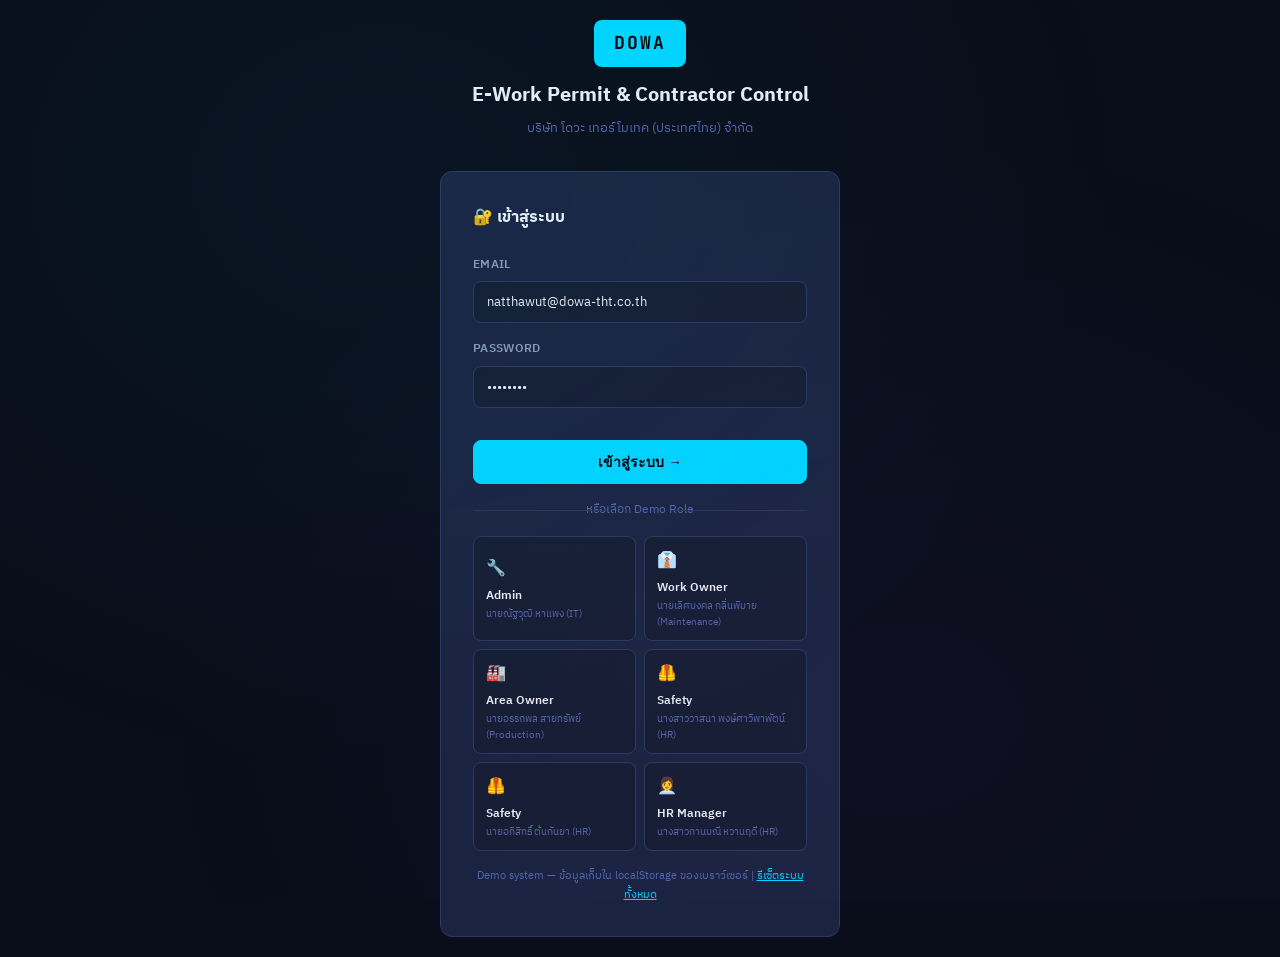
<file: index.html>
<!DOCTYPE html>
<html lang="th">
<head>
<meta charset="UTF-8">
<meta name="viewport" content="width=device-width, initial-scale=1.0">
<title>เข้าสู่ระบบ — E-Work Permit System</title>
<link rel="stylesheet" href="css/style.css">
<style>
  body { display: flex; align-items: center; justify-content: center; min-height: 100vh; background: var(--bg); }
  .login-wrap { width: 100%; max-width: 440px; padding: 20px; }
  .login-logo { text-align: center; margin-bottom: 32px; }
  .login-logo .big-badge {
    display: inline-block;
    background: var(--accent);
    color: #000;
    font-family: 'JetBrains Mono', monospace;
    font-weight: 700;
    font-size: 18px;
    padding: 8px 20px;
    border-radius: 8px;
    letter-spacing: 2px;
    margin-bottom: 12px;
  }
  .login-logo h1 { font-size: 20px; font-weight: 700; color: var(--text); margin-bottom: 4px; }
  .login-logo p { font-size: 13px; color: var(--text3); }
  .login-card {
    background: var(--surface);
    border: 1px solid var(--border);
    border-radius: var(--radius);
    padding: 32px;
  }
  .login-card h2 { font-size: 16px; font-weight: 700; color: var(--text); margin-bottom: 24px; }
  .divider-text {
    text-align: center;
    font-size: 12px;
    color: var(--text3);
    margin: 16px 0;
    position: relative;
  }
  .divider-text::before, .divider-text::after {
    content: '';
    position: absolute;
    top: 50%;
    width: 40%;
    height: 1px;
    background: var(--border);
  }
  .divider-text::before { left: 0; }
  .divider-text::after { right: 0; }
  .demo-roles {
    display: grid;
    grid-template-columns: 1fr 1fr;
    gap: 8px;
  }
  .demo-role-btn {
    background: var(--bg3);
    border: 1px solid var(--border);
    border-radius: var(--radius-sm);
    padding: 10px 12px;
    cursor: pointer;
    text-align: left;
    transition: all 0.15s;
    color: var(--text);
    font-family: 'IBM Plex Sans Thai', sans-serif;
  }
  .demo-role-btn:hover { border-color: var(--accent); background: var(--accent-dim); }
  .demo-role-btn .role-icon { font-size: 16px; margin-bottom: 4px; display: block; }
  .demo-role-btn .role-name { font-size: 12px; font-weight: 600; display: block; }
  .demo-role-btn .role-desc { font-size: 10px; color: var(--text3); display: block; margin-top: 1px; }
  .bg-glow {
    position: fixed; top: 0; left: 0; right: 0; bottom: 0;
    pointer-events: none;
    background: radial-gradient(ellipse at 30% 20%, rgba(0,212,255,0.04) 0%, transparent 60%),
                radial-gradient(ellipse at 70% 80%, rgba(168,85,247,0.03) 0%, transparent 60%);
  }
</style>
</head>
<body>
<div class="bg-glow"></div>
<div class="login-wrap">
  <div class="login-logo">
    <div class="big-badge">DOWA</div>
    <h1>E-Work Permit & Contractor Control</h1>
    <p>บริษัท โดวะ เทอร์โมเทค (ประเทศไทย) จำกัด</p>
  </div>

  <div class="login-card">
    <h2>🔐 เข้าสู่ระบบ</h2>

    <div class="form-group">
      <label class="form-label">Email</label>
      <input type="email" id="inp-email" class="form-control" placeholder="กรอก Email บริษัท" value="natthawut@dowa-tht.co.th">
    </div>
    <div class="form-group">
      <label class="form-label">Password</label>
      <input type="password" id="inp-password" class="form-control" placeholder="กรอกรหัสผ่าน" value="admin123">
    </div>

    <div id="login-error" class="error-box mt-8" style="display:none;">
      <strong>❌ เข้าสู่ระบบไม่สำเร็จ</strong> — Email หรือรหัสผ่านไม่ถูกต้อง
    </div>

    <button class="btn btn-primary w-full mt-16" style="justify-content:center;" onclick="doLogin()">
      เข้าสู่ระบบ →
    </button>

    <div class="divider-text">หรือเลือก Demo Role</div>

    <div class="demo-roles">
      <button class="demo-role-btn" onclick="quickLogin('natthawut@dowa-tht.co.th','admin123')">
        <span class="role-icon">🔧</span>
        <span class="role-name">Admin</span>
        <span class="role-desc">คุณนัฐวุฒิ (IT)</span>
      </button>
      <button class="demo-role-btn" onclick="quickLogin('lerdmongkon@dowa-tht.co.th','owner123')">
        <span class="role-icon">👔</span>
        <span class="role-name">Work Owner</span>
        <span class="role-desc">คุณวิชัย (Prod.)</span>
      </button>
      <button class="demo-role-btn" onclick="quickLogin('attapon@dowa-tht.co.th','area123')">
        <span class="role-icon">🏭</span>
        <span class="role-name">Area Owner</span>
        <span class="role-desc">คุณสมชาย (Maint.)</span>
      </button>
      <button class="demo-role-btn" onclick="quickLogin('wassana@dowa-tht.co.th','safety123')">
        <span class="role-icon">🦺</span>
        <span class="role-name">Safety</span>
        <span class="role-desc">คุณวาสนา (HR)</span>
      </button>
      <button class="demo-role-btn" onclick="quickLogin('aphisit@dowa-tht.co.th','safety123')">
        <span class="role-icon">🦺</span>
        <span class="role-name">Safety</span>
        <span class="role-desc">คุณอภิสิทธิ์ (HR)</span>
      </button>
      <button class="demo-role-btn" onclick="quickLogin('karnmanee@dowa-tht.co.th','hr123')">
        <span class="role-icon">👩‍💼</span>
        <span class="role-name">HR Manager</span>
        <span class="role-desc">คุณกานมณี (HR)</span>
      </button>
    </div>

    <p class="text-xs text-muted mt-16" style="text-align:center;">
      Demo system — ข้อมูลเก็บใน localStorage ของเบราว์เซอร์ | 
      <a href="javascript:void(0)" onclick="localStorage.clear();sessionStorage.clear();location.reload();" class="text-accent" style="text-decoration:underline;">รีเซ็ตระบบทั้งหมด</a>
    </p>
  </div>
</div>

<script src="js/db.js"></script>
<script src="js/utils.js"></script>
<script>
  // Redirect if already logged in (with loop protection)
  const loggedUser = getCurrentUser();
  const loopKey = 'ewp_redirect_ts';
  const now = Date.now();
  const lastRedirect = sessionStorage.getItem(loopKey);

  if (loggedUser && !window.location.search.includes('logout')) {
    if (lastRedirect && (now - parseInt(lastRedirect) < 2000)) {
      console.error('Redirect loop detected! Clearing session to recover.');
      localStorage.removeItem('ewp_user');
      showToast('เกิดข้อผิดพลาดในการนำทาง ระบบได้รีเซ็ตเซสชันของคุณแล้ว', 'warning');
    } else {
      sessionStorage.setItem(loopKey, now);
      console.log('Valid session found, moving to dashboard...');
      window.location.replace('dashboard.html');
    }
  }

  function doLogin() {
    const email = document.getElementById('inp-email').value.trim();
    const pass = document.getElementById('inp-password').value;
    
    if (!email || !pass) {
      showToast('กรุณากรอกอีเมลและรหัสผ่าน', 'warning');
      return;
    }

    const user = loginUser(email, pass);
    if (user) {
      console.log('Login success, redirecting...');
      window.location.replace('dashboard.html');
    } else {
      showToast('อีเมลหรือรหัสผ่านไม่ถูกต้อง', 'error');
    }
  }

  function quickLogin(email, pass) {
    document.getElementById('inp-email').value = email;
    document.getElementById('inp-password').value = pass;
    doLogin();
  }

  document.getElementById('inp-password').addEventListener('keydown', e => {
    if (e.key === 'Enter') doLogin();
  });

  // Dynamically update demo role names from DB
  function initDemoRoles() {
    try {
      const users = dbGetAll('users');
      console.log('Syncing demo roles with DB users:', users.length);
      
      const roleButtons = document.querySelectorAll('.demo-role-btn');
      roleButtons.forEach(btn => {
        const onclick = btn.getAttribute('onclick');
        const emailMatch = onclick.match(/'([^']+)'/);
        if (emailMatch) {
          const email = emailMatch[1].toLowerCase();
          const user = users.find(u => u.email.toLowerCase() === email);
          if (user) {
            const descSpan = btn.querySelector('.role-desc');
            if (descSpan) {
              // Format name to be cleaner if it's very long
              let displayName = user.full_name;
              if (displayName.includes('(')) {
                // Keep only the part before parenthesis for demo buttons to save space
                displayName = displayName.split('(')[0].trim();
              }
              descSpan.textContent = `${displayName} (${user.department})`;
            }
          }
        }
      });
    } catch (e) {
      console.error('Error initDemoRoles:', e);
    }
  }
  
  // Call immediately and also after a short delay to ensure DB is ready
  initDemoRoles();
  setTimeout(initDemoRoles, 500);
</script>
</body>
</html>
</file>
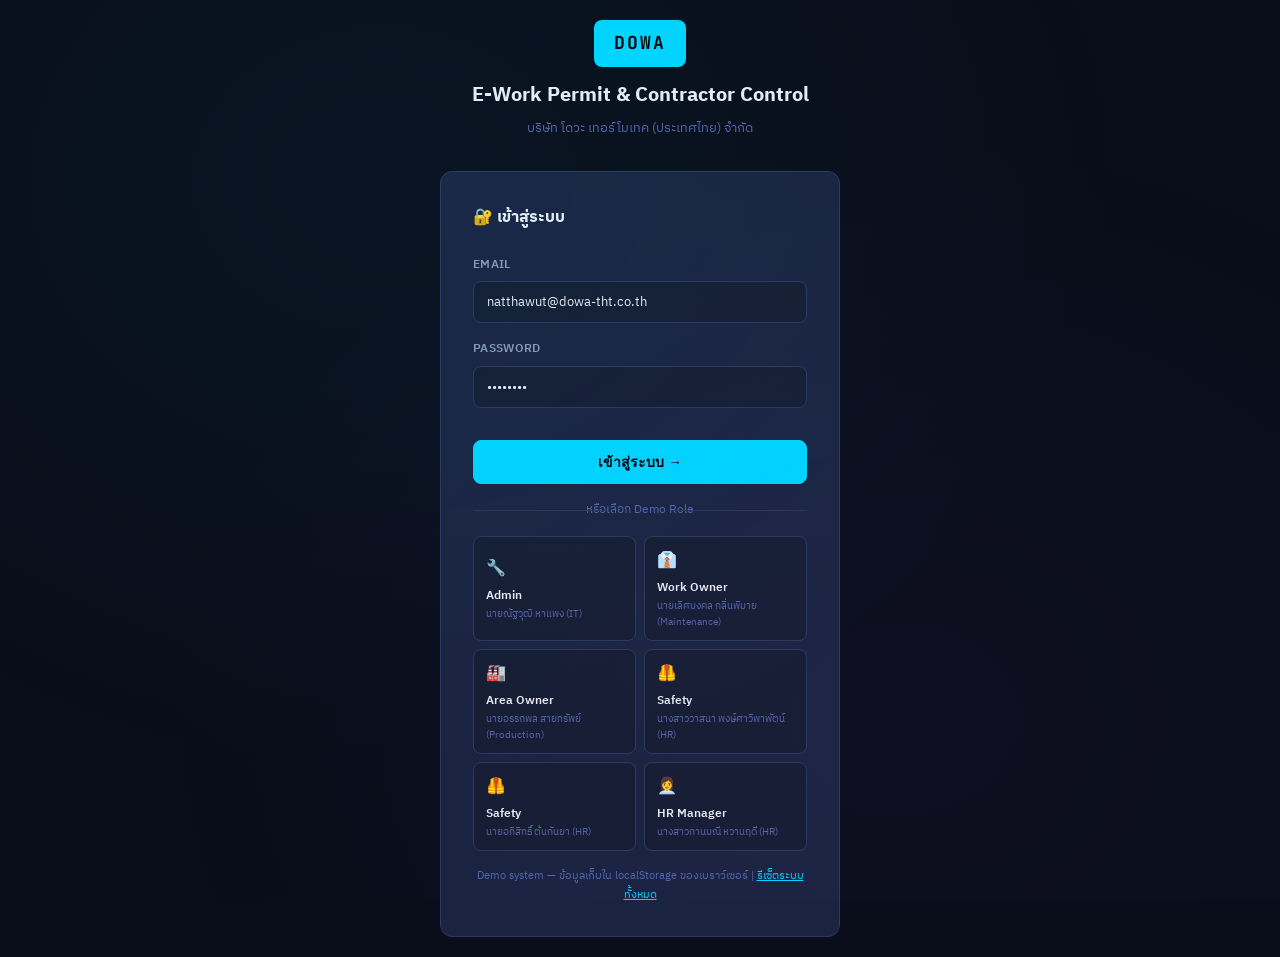
<file: contractors/index.html>
<!DOCTYPE html>
<html lang="th">
<head>
<meta charset="UTF-8">
<meta name="viewport" content="width=device-width, initial-scale=1.0">
<title>ผู้รับเหมา — E-Work Permit System</title>
<link rel="stylesheet" href="../css/style.css">
</head>
<body>
<div class="app-layout">
  <aside class="sidebar" id="sidebar"></aside>
  <div class="main-content">
    <header class="topbar">
      <div class="topbar-left">
        <span class="topbar-breadcrumb"><a href="../dashboard.html">Dashboard</a> /</span>
        <span class="topbar-title">👷 ผู้รับเหมา</span>
      </div>
      <div class="topbar-right">
        <span id="topbar-user" class="text-sm text-muted"></span>
      </div>
    </header>

    <div class="page-content">
      <div class="page-header">
        <div>
          <h1>ทะเบียนผู้รับเหมา</h1>
          <p>ค้นหา ดูสถานะ และจัดการข้อมูลผู้รับเหมา</p>
        </div>
        <div class="flex-center gap-12">
          <div class="view-toggle no-print">
            <button id="btn-view-table" class="active" onclick="setView('table')">🗂️ ตาราง</button>
            <button id="btn-view-card" onclick="setView('card')">🃏 การ์ด</button>
          </div>
          <button class="btn btn-ghost btn-sm" onclick="exportContractors()">📥 Export</button>
          <a href="register.html" class="btn btn-primary" id="btn-register" style="display:none;">➕ ลงทะเบียนใหม่</a>
        </div>
      </div>

      <!-- Stats -->
      <div class="stats-grid mb-16" id="mini-stats"></div>

      <!-- Filters -->
      <div class="card mb-16">
        <div class="card-body" style="padding:16px;">
          <div class="filter-bar">
            <div class="search-box">
              <span class="search-icon">🔍</span>
              <input type="text" id="inp-search" placeholder="ค้นหาชื่อ, เลขบัตร..." oninput="renderTable()">
            </div>
            <select class="filter-select" id="sel-status" onchange="renderTable()">
              <option value="">ทุกสถานะ</option>
              <option value="ACTIVE">Active</option>
              <option value="INACTIVE">Inactive</option>
              <option value="BLACKLIST">Blacklist</option>
            </select>
            <select class="filter-select" id="sel-company" onchange="renderTable()">
              <option value="">ทุกบริษัท</option>
            </select>
            <button class="btn btn-ghost btn-sm" onclick="clearFilters()">✕ ล้าง</button>
          </div>
        </div>
      </div>

      <!-- Table -->
      <div class="card" id="card-table-view">
        <div class="card-body" style="padding:0;">
          <div class="table-wrap" id="table-wrap"></div>
        </div>
      </div>

      <div id="card-grid-view" style="display:none;">
        <div class="contractor-grid" id="contractor-grid"></div>
      </div>
      
      <div id="pagination"></div>
    </div>
  </div>
</div>

<script src="../js/db.js"></script>
<script src="../js/utils.js"></script>
<script>
  const user = requireAuth('../index.html');
  let currentPage = 1;
  const PER_PAGE = 12;
  let allContractors = [];
  let currentView = localStorage.getItem('contractor_view') || 'table';

  if (user) {
    renderSidebar('../');
    document.getElementById('topbar-user').textContent = user.full_name;
    if (canDo(user, 'manage_contractors')) {
      document.getElementById('btn-register').style.display = '';
    }

    const companies = dbGetAll('contractor_companies');
    const selComp = document.getElementById('sel-company');
    companies.forEach(c => {
      const opt = document.createElement('option');
      opt.value = c.id;
      opt.textContent = c.company_name;
      selComp.appendChild(opt);
    });

    loadData();
  }

  function loadData() {
    allContractors = dbGetAll('contractors');
    const certs = dbGetAll('contractor_certificates');
    const companies = dbGetAll('contractor_companies');

    // Annotate with company name and cert status
    allContractors = allContractors.map(c => {
      const comp = companies.find(cc => cc.id === c.company_id);
      const contractorCerts = certs.filter(cert => cert.contractor_id === c.id);
      const hasExpired = contractorCerts.some(cert => cert.status === 'EXPIRED');
      const hasExpiring = contractorCerts.some(cert => cert.status === 'EXPIRING');
      const cardDays = daysUntil(c.card_expiry_date);
      return {
        ...c,
        company_name: comp?.company_name || '-',
        cert_count: contractorCerts.length,
        cert_alert: hasExpired ? 'expired' : hasExpiring ? 'expiring' : 'ok',
        card_days: cardDays,
      };
    });

    // Stats
    document.getElementById('mini-stats').innerHTML = `
      <div class="stat-card c-green" style="padding:14px;">
        <div class="stat-label">Active</div>
        <div class="stat-value" style="font-size:22px;">${allContractors.filter(c=>c.status==='ACTIVE').length}</div>
      </div>
      <div class="stat-card c-accent" style="padding:14px;">
        <div class="stat-label">Inactive</div>
        <div class="stat-value" style="font-size:22px;">${allContractors.filter(c=>c.status==='INACTIVE').length}</div>
      </div>
      <div class="stat-card c-red" style="padding:14px;">
        <div class="stat-label">Blacklist</div>
        <div class="stat-value" style="font-size:22px;">${allContractors.filter(c=>c.status==='BLACKLIST').length}</div>
      </div>
      <div class="stat-card c-gold" style="padding:14px;">
        <div class="stat-label">บัตรใกล้หมดอายุ</div>
        <div class="stat-value" style="font-size:22px;">${allContractors.filter(c=>c.card_days!==null&&c.card_days<=30&&c.card_days>=0).length}</div>
      </div>`;

    setView(currentView);
  }

  function setView(view) {
    currentView = view;
    localStorage.setItem('contractor_view', view);
    document.getElementById('btn-view-table').classList.toggle('active', view === 'table');
    document.getElementById('btn-view-card').classList.toggle('active', view === 'card');
    document.getElementById('card-table-view').style.display = view === 'table' ? 'block' : 'none';
    document.getElementById('card-grid-view').style.display = view === 'card' ? 'block' : 'none';
    renderContent();
  }

  function renderContent() {
    if (currentView === 'table') renderTable();
    else renderCards();
  }

  function getFiltered() {
    const q = document.getElementById('inp-search').value;
    const status = document.getElementById('sel-status').value;
    const company = document.getElementById('sel-company').value;
    let data = allContractors;
    if (q) data = filterTable(data, q, ['first_name','last_name','card_number','national_id']);
    if (status) data = data.filter(c => c.status === status);
    if (company) data = data.filter(c => c.company_id === company);
    return data;
  }

  function renderTable() {
    const filtered = getFiltered();
    const paged = paginate(filtered, currentPage, PER_PAGE);

    const cont = document.getElementById('table-wrap');
    if (paged.items.length === 0) {
      cont.innerHTML = '<div class="empty-state"><div class="empty-icon">👷</div><h3>ไม่พบข้อมูล</h3></div>';
      document.getElementById('pagination').innerHTML = '';
      return;
    }

    cont.innerHTML = `
      <table class="data-table">
        <thead><tr>
          <th>ชื่อ-นามสกุล</th>
          <th>บริษัท</th>
          <th>เลขบัตรผู้รับเหมา</th>
          <th>หมดอายุบัตร</th>
          <th>PDPA</th>
          <th>สถานะ</th>
          <th>จัดการ</th>
        </tr></thead>
        <tbody>${paged.items.map(c => `
          <tr>
            <td class="td-main">${c.first_name} ${c.last_name}</td>
            <td>${c.company_name}</td>
            <td class="td-mono">${c.card_number || '-'}</td>
            <td>
              ${c.card_expiry_date ? `<span>${formatDate(c.card_expiry_date)}</span>
              ${c.card_days !== null && c.card_days <= 30 ? `<br><span class="badge ${c.card_days < 0 ? 'badge-expired' : 'badge-expiring'} mt-4">${daysLabel(c.card_expiry_date)}</span>` : ''}` : '-'}
            </td>
            <td>${c.pdpa_consent_at ? '<span class="badge badge-valid">✓ ยินยอม</span>' : '<span class="badge badge-inactive">ยังไม่ยินยอม</span>'}</td>
            <td>${contractorBadge(c.status)}</td>
            <td>
              <div class="td-actions">
                <a href="detail.html?id=${c.id}" class="btn btn-ghost btn-sm" title="ดูรายละเอียด">👁</a>
                ${canDo(user,'manage_contractors') ? `
                  <a href="register.html?id=${c.id}" class="btn btn-ghost btn-sm" title="แก้ไข">✏️</a>
                  <button class="btn btn-ghost btn-sm" onclick="quickStatus('${c.id}', '${c.status}')" title="เปลี่ยนสถานะ">⚙️</button>
                ` : ''}
              </div>
            </td>
          </tr>`).join('')}
        </tbody>
      </table>`;

    renderPagination('pagination', paged, 'goPage');
  }

  function renderCards() {
    const filtered = getFiltered();
    const paged = paginate(filtered, currentPage, PER_PAGE);
    const cont = document.getElementById('contractor-grid');
    
    if (paged.items.length === 0) {
      cont.innerHTML = '<div class="empty-state"><div class="empty-icon">👷</div><h3>ไม่พบข้อมูล</h3></div>';
      document.getElementById('pagination').innerHTML = '';
      return;
    }

    cont.innerHTML = paged.items.map(c => `
      <div class="contractor-card">
        <div class="contractor-card-header">
          <div class="contractor-card-photo">${c.first_name[0]}</div>
        </div>
        <div class="contractor-card-body">
          <div class="contractor-card-name">${c.first_name} ${c.last_name}</div>
          <div class="contractor-card-company">${c.company_name}</div>
          <div class="contractor-card-info">
            <div class="info-item"><span class="label">เลขบัตร:</span><span class="value">${c.card_number || '-'}</span></div>
            <div class="info-item"><span class="label">หมดอายุ:</span><span class="value">${formatDate(c.card_expiry_date)}</span></div>
            <div class="info-item"><span class="label">สถานะ:</span><span>${contractorBadge(c.status)}</span></div>
          </div>
        </div>
        <div class="contractor-card-footer">
          <a href="detail.html?id=${c.id}" class="btn btn-ghost btn-sm" style="flex:1;justify-content:center;">👁 ดูรายละเอียด</a>
          ${canDo(user,'manage_contractors') ? `<a href="register.html?id=${c.id}" class="btn btn-ghost btn-sm" title="แก้ไข">✏️</a>` : ''}
        </div>
      </div>
    `).join('');

    renderPagination('pagination', paged, 'goPage');
  }

  window.goPage = function(p) { currentPage = p; renderTable(); };

  function clearFilters() {
    document.getElementById('inp-search').value = '';
    document.getElementById('sel-status').value = '';
    document.getElementById('sel-company').value = '';
    currentPage = 1;
    renderContent();
  }

  function quickStatus(id, currentStatus) {
    const statuses = ['ACTIVE', 'INACTIVE', 'BLACKLIST'];
    const next = statuses[(statuses.indexOf(currentStatus) + 1) % statuses.length];
    confirmAction(`เปลี่ยนสถานะเป็น "${next}"?`, () => {
      dbUpdate('contractors', id, { status: next });
      loadData();
      showToast(`อัพเดทสถานะเป็น ${next}`, 'success');
    });
  }

  function exportContractors() {
    exportToCSV(getFiltered(), 'contractors.csv', [
      { key: 'first_name', label: 'ชื่อ' },
      { key: 'last_name', label: 'นามสกุล' },
      { key: 'company_name', label: 'บริษัท' },
      { key: 'card_number', label: 'เลขบัตร' },
      { key: 'card_expiry_date', label: 'หมดอายุบัตร' },
      { key: 'status', label: 'สถานะ' },
    ]);
  }
</script>
</body>
</html>
</file>
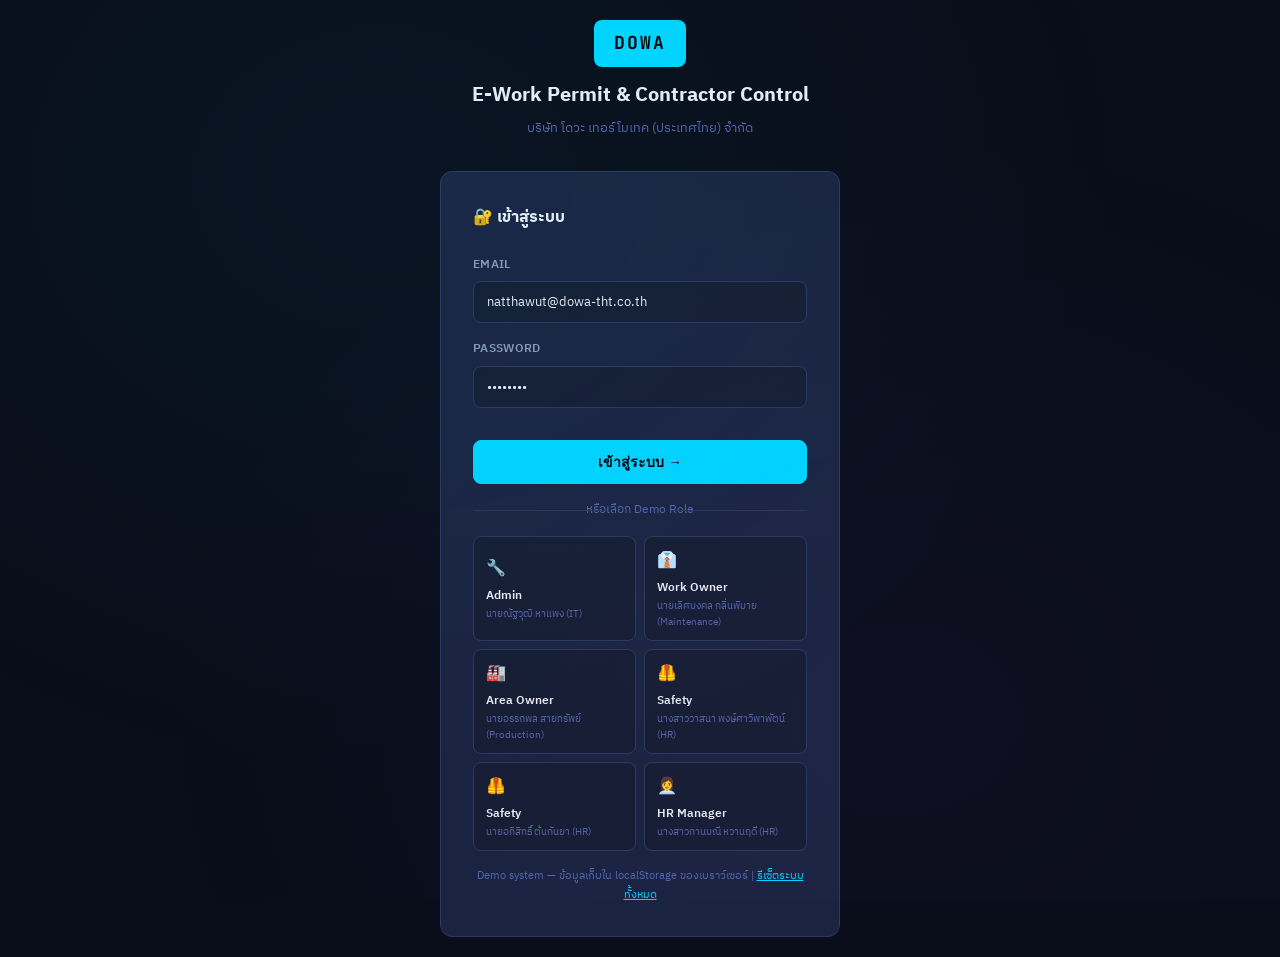
<file: work-permits/index.html>
<!DOCTYPE html>
<html lang="th">
<head>
<meta charset="UTF-8">
<meta name="viewport" content="width=device-width, initial-scale=1.0">
<title>Work Permits — E-Work Permit System</title>
<link rel="stylesheet" href="../css/style.css">
</head>
<body>
<div class="app-layout">
  <aside class="sidebar" id="sidebar"></aside>
  <div class="main-content">
    <header class="topbar">
      <div class="topbar-left">
        <span class="topbar-breadcrumb"><a href="../dashboard.html">Dashboard</a> /</span>
        <span class="topbar-title">🪪 Work Permits</span>
      </div>
      <div class="topbar-right">
        <span id="topbar-user" class="text-sm text-muted"></span>
      </div>
    </header>

    <div class="page-content">
      <div class="page-header">
        <div>
          <h1>รายการ Work Permit</h1>
          <p>ค้นหา กรอง และจัดการ Work Permit ทั้งหมด</p>
        </div>
        <div class="flex-center gap-8" id="action-btns">
          <button class="btn btn-ghost btn-sm" onclick="exportPermits()">📥 Export CSV</button>
          <a href="create.html" class="btn btn-primary" id="btn-create" style="display:none;">➕ สร้างใหม่</a>
        </div>
      </div>

      <!-- Stats Row -->
      <div class="stats-grid mb-16" id="mini-stats"></div>

      <!-- Filters -->
      <div class="card mb-16">
        <div class="card-body" style="padding:16px;">
          <div class="filter-bar">
            <div class="search-box">
              <span class="search-icon">🔍</span>
              <input type="text" id="inp-search" placeholder="ค้นหา รหัส, พื้นที่, บริษัท..." oninput="renderTable()">
            </div>
            <select class="filter-select" id="sel-status" onchange="renderTable()">
              <option value="">ทุกสถานะ</option>
              <option value="DRAFT">Draft</option>
              <option value="PENDING_OWNER">รอเจ้าของงาน</option>
              <option value="PENDING_AREA">รอเจ้าของพื้นที่</option>
              <option value="PENDING_SAFETY">รอ จป.Safety</option>
              <option value="PENDING_HR">รอ ผจก.บุคคล</option>
              <option value="APPROVED">อนุมัติแล้ว</option>
              <option value="CLOSED">ปิดงานแล้ว</option>
              <option value="REJECTED">ปฏิเสธ</option>
              <option value="CANCELLED">ยกเลิก</option>
              <option value="EXTENDED">ต่ออายุ</option>
            </select>
            <select class="filter-select" id="sel-type" onchange="renderTable()">
              <option value="">ทุกประเภท</option>
              <option value="HOT_WORK">🔥 Hot Work</option>
              <option value="COLD_WORK">❄️ Cold Work</option>
            </select>
            <select class="filter-select" id="sel-company" onchange="renderTable()">
              <option value="">ทุกบริษัท</option>
            </select>
            <button class="btn btn-ghost btn-sm" onclick="clearFilters()">✕ ล้างตัวกรอง</button>
          </div>
        </div>
      </div>

      <!-- Table -->
      <div class="card">
        <div class="card-body" style="padding:0;">
          <div class="table-wrap" id="permits-table-wrap"></div>
          <div id="pagination"></div>
        </div>
      </div>
    </div>
  </div>
</div>

<script src="../js/db.js"></script>
<script src="../js/utils.js"></script>
<script>
  const user = requireAuth('../index.html');
  let currentPage = 1;
  const PER_PAGE = 10;
  let allPermits = [];

  if (user) {
    renderSidebar('../');
    document.getElementById('topbar-user').textContent = user.full_name;

    if (canDo(user, 'create_permit')) {
      document.getElementById('btn-create').style.display = '';
    }

    // Populate company filter
    const companies = dbGetAll('contractor_companies');
    const selComp = document.getElementById('sel-company');
    companies.forEach(c => {
      const opt = document.createElement('option');
      opt.value = c.id;
      opt.textContent = c.company_name;
      selComp.appendChild(opt);
    });

    loadData();
  }

  function loadData() {
    allPermits = dbGetAll('work_permits');
    // Sort by newest first
    allPermits.sort((a,b) => new Date(b.created_at) - new Date(a.created_at));

    // Mini stats
    document.getElementById('mini-stats').innerHTML = `
      <div class="stat-card c-gold" style="padding:14px;">
        <div class="stat-label">รอดำเนินการ</div>
        <div class="stat-value" style="font-size:22px;">${allPermits.filter(p=>p.status.startsWith('PENDING')).length}</div>
      </div>
      <div class="stat-card c-green" style="padding:14px;">
        <div class="stat-label">อนุมัติแล้ว</div>
        <div class="stat-value" style="font-size:22px;">${allPermits.filter(p=>p.status==='APPROVED').length}</div>
      </div>
      <div class="stat-card c-purple" style="padding:14px;">
        <div class="stat-label">ปิดงานแล้ว</div>
        <div class="stat-value" style="font-size:22px;">${allPermits.filter(p=>p.status==='CLOSED').length}</div>
      </div>
      <div class="stat-card c-accent" style="padding:14px;">
        <div class="stat-label">ทั้งหมด</div>
        <div class="stat-value" style="font-size:22px;">${allPermits.length}</div>
      </div>`;

    renderTable();
  }

  function getFiltered() {
    const q = document.getElementById('inp-search').value;
    const status = document.getElementById('sel-status').value;
    const type = document.getElementById('sel-type').value;
    const company = document.getElementById('sel-company').value;

    let data = allPermits;
    if (q) data = filterTable(data, q, ['permit_code', 'work_area', 'contractor_company_name', 'dowa_owner_name']);
    if (status) data = data.filter(p => p.status === status);
    if (type) data = data.filter(p => p.work_type === type);
    if (company) data = data.filter(p => p.contractor_company_id === company);
    return data;
  }

  function renderTable() {
    const filtered = getFiltered();
    const paged = paginate(filtered, currentPage, PER_PAGE);

    if (paged.items.length === 0) {
      document.getElementById('permits-table-wrap').innerHTML =
        '<div class="empty-state"><div class="empty-icon">🪪</div><h3>ไม่พบรายการ</h3><p>ลองปรับตัวกรองหรือสร้าง Work Permit ใหม่</p></div>';
      document.getElementById('pagination').innerHTML = '';
      return;
    }

    document.getElementById('permits-table-wrap').innerHTML = `
      <table class="data-table">
        <thead><tr>
          <th>รหัส Permit</th>
          <th>บริษัทผู้รับเหมา</th>
          <th>พื้นที่ปฏิบัติงาน</th>
          <th>ประเภท</th>
          <th>วันที่</th>
          <th>เจ้าของงาน</th>
          <th>สถานะ</th>
          <th>จัดการ</th>
        </tr></thead>
        <tbody>${paged.items.map(p => `
          <tr>
            <td class="td-mono">${p.permit_code}</td>
            <td class="td-main">${p.contractor_company_name}</td>
            <td>${p.work_area}</td>
            <td>${p.work_type === 'HOT_WORK'
              ? '<span class="badge badge-hot">🔥 Hot Work</span>'
              : '<span class="badge badge-cold">❄️ Cold Work</span>'}</td>
            <td>${formatDateRange(p.start_date, p.end_date)}</td>
            <td>${p.dowa_owner_name}</td>
            <td>${permitBadge(p.status)}</td>
            <td>
              <div class="td-actions">
                <a href="detail.html?id=${p.id}" class="btn btn-ghost btn-sm">👁 ดู</a>
                ${p.status === 'DRAFT' && canDo(user,'create_permit') ? `<button class="btn btn-danger btn-sm" onclick="deletePermit('${p.id}',event)">🗑</button>` : ''}
              </div>
            </td>
          </tr>`).join('')}
        </tbody>
      </table>`;

    renderPagination('pagination', paged, 'goPage');
  }

  window.goPage = function(p) { currentPage = p; renderTable(); };

  function clearFilters() {
    document.getElementById('inp-search').value = '';
    document.getElementById('sel-status').value = '';
    document.getElementById('sel-type').value = '';
    document.getElementById('sel-company').value = '';
    currentPage = 1;
    renderTable();
  }

  function deletePermit(id, e) {
    e.preventDefault();
    confirmAction('ลบ Work Permit นี้?', () => {
      dbDelete('work_permits', id);
      loadData();
      showToast('ลบ Work Permit สำเร็จ', 'success');
    });
  }

  function exportPermits() {
    const data = getFiltered();
    exportToCSV(data, 'work-permits.csv', [
      { key: 'permit_code', label: 'รหัส Permit' },
      { key: 'contractor_company_name', label: 'บริษัทผู้รับเหมา' },
      { key: 'work_area', label: 'พื้นที่ปฏิบัติงาน' },
      { key: 'work_type', label: 'ประเภทงาน' },
      { key: 'start_date', label: 'วันเริ่ม' },
      { key: 'end_date', label: 'วันสิ้นสุด' },
      { key: 'dowa_owner_name', label: 'เจ้าของงาน' },
      { key: 'status', label: 'สถานะ' },
    ]);
  }
</script>
</body>
</html>
</file>
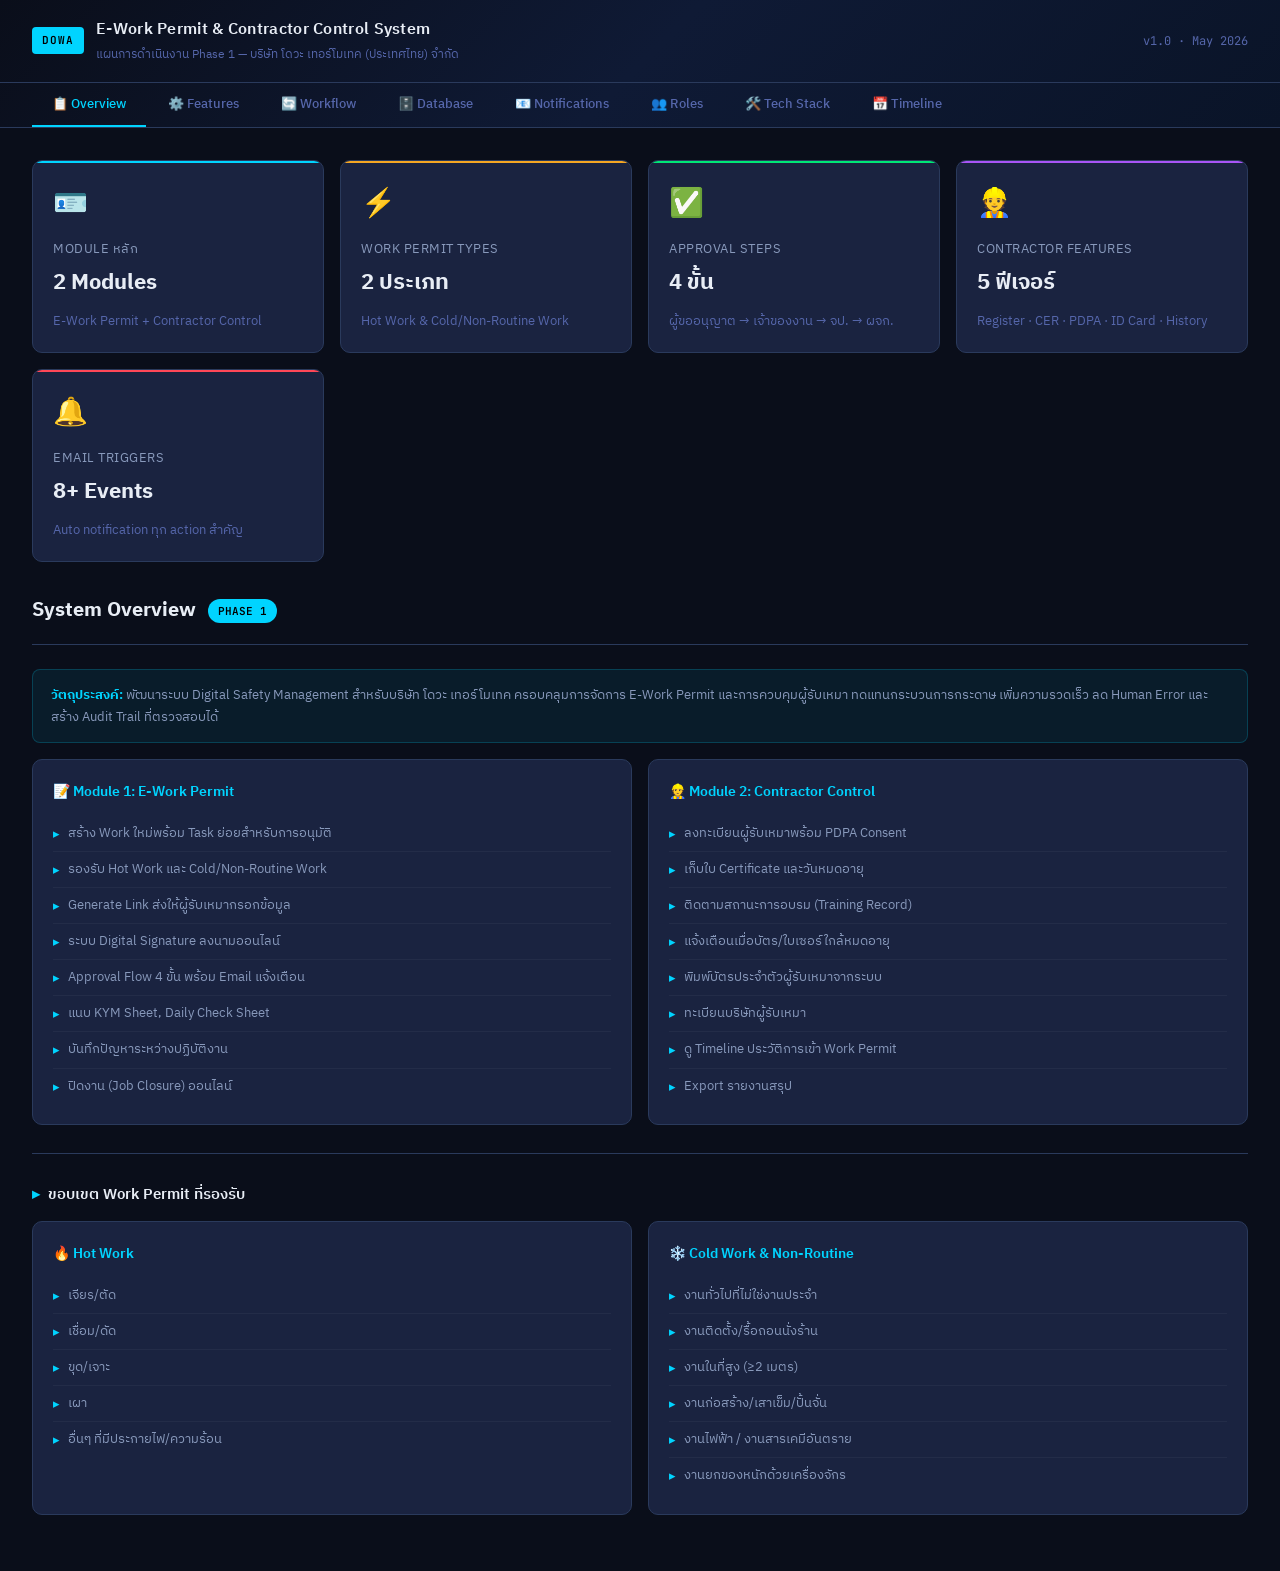
<file: .eworkpermit_system_plan.html>
<!DOCTYPE html>
<html lang="th">
<head>
<meta charset="UTF-8">
<meta name="viewport" content="width=device-width, initial-scale=1.0">
<title>E-Work Permit & Contractor Control System — Project Plan</title>
<style>
  @import url('https://fonts.googleapis.com/css2?family=IBM+Plex+Sans+Thai:wght@300;400;500;600;700&family=JetBrains+Mono:wght@400;600&display=swap');

  :root {
    --bg: #0a0e1a;
    --bg2: #0f1525;
    --bg3: #151d32;
    --surface: #1a2340;
    --surface2: #1f2a4a;
    --border: #2a3a5c;
    --accent: #00d4ff;
    --accent2: #0088cc;
    --gold: #f5a623;
    --green: #00e676;
    --red: #ff4757;
    --purple: #a855f7;
    --text: #e8edf5;
    --text2: #8899bb;
    --text3: #5566aa;
  }

  * { margin: 0; padding: 0; box-sizing: border-box; }

  body {
    background: var(--bg);
    color: var(--text);
    font-family: 'IBM Plex Sans Thai', sans-serif;
    font-size: 14px;
    line-height: 1.7;
  }

  /* HEADER */
  .header {
    background: linear-gradient(135deg, #0a0e1a 0%, #0f1a35 50%, #0a1428 100%);
    border-bottom: 1px solid var(--border);
    padding: 0;
    position: sticky;
    top: 0;
    z-index: 100;
  }

  .header-inner {
    display: flex;
    align-items: center;
    justify-content: space-between;
    padding: 16px 32px;
    gap: 16px;
  }

  .logo-area {
    display: flex;
    align-items: center;
    gap: 12px;
  }

  .logo-badge {
    background: var(--accent);
    color: #000;
    font-family: 'JetBrains Mono', monospace;
    font-weight: 600;
    font-size: 11px;
    padding: 4px 10px;
    border-radius: 4px;
    letter-spacing: 1px;
  }

  .header h1 {
    font-size: 16px;
    font-weight: 600;
    color: var(--text);
    letter-spacing: 0.3px;
  }

  .header-meta {
    font-size: 12px;
    color: var(--text3);
    font-family: 'JetBrains Mono', monospace;
  }

  /* NAV TABS */
  .nav-tabs {
    display: flex;
    padding: 0 32px;
    gap: 2px;
    border-top: 1px solid var(--border);
    overflow-x: auto;
  }

  .tab-btn {
    padding: 10px 20px;
    font-size: 13px;
    font-family: 'IBM Plex Sans Thai', sans-serif;
    font-weight: 500;
    color: var(--text3);
    background: none;
    border: none;
    cursor: pointer;
    border-bottom: 2px solid transparent;
    white-space: nowrap;
    transition: all 0.2s;
  }

  .tab-btn:hover { color: var(--text2); }
  .tab-btn.active { color: var(--accent); border-bottom-color: var(--accent); }

  /* MAIN LAYOUT */
  .main { max-width: 1400px; margin: 0 auto; padding: 32px; }

  .section { display: none; }
  .section.active { display: block; animation: fadeIn 0.3s ease; }

  @keyframes fadeIn { from { opacity: 0; transform: translateY(8px); } to { opacity: 1; transform: translateY(0); } }

  /* OVERVIEW CARDS */
  .overview-grid {
    display: grid;
    grid-template-columns: repeat(auto-fit, minmax(280px, 1fr));
    gap: 16px;
    margin-bottom: 32px;
  }

  .card {
    background: var(--surface);
    border: 1px solid var(--border);
    border-radius: 10px;
    padding: 20px;
    position: relative;
    overflow: hidden;
  }

  .card::before {
    content: '';
    position: absolute;
    top: 0; left: 0; right: 0;
    height: 2px;
  }

  .card.accent::before { background: var(--accent); }
  .card.gold::before { background: var(--gold); }
  .card.green::before { background: var(--green); }
  .card.purple::before { background: var(--purple); }
  .card.red::before { background: var(--red); }

  .card-icon { font-size: 28px; margin-bottom: 10px; }
  .card-title { font-size: 13px; color: var(--text2); margin-bottom: 4px; text-transform: uppercase; letter-spacing: 0.5px; }
  .card-value { font-size: 22px; font-weight: 700; color: var(--text); }
  .card-desc { font-size: 13px; color: var(--text3); margin-top: 8px; }

  /* SECTION HEADERS */
  .sec-header {
    display: flex;
    align-items: center;
    gap: 12px;
    margin-bottom: 24px;
    padding-bottom: 16px;
    border-bottom: 1px solid var(--border);
  }

  .sec-header h2 {
    font-size: 20px;
    font-weight: 700;
    color: var(--text);
  }

  .sec-header .badge {
    background: var(--accent);
    color: #000;
    font-size: 11px;
    font-weight: 600;
    padding: 3px 10px;
    border-radius: 20px;
    font-family: 'JetBrains Mono', monospace;
  }

  /* FEATURE BLOCKS */
  .feature-grid {
    display: grid;
    grid-template-columns: repeat(auto-fit, minmax(320px, 1fr));
    gap: 16px;
    margin-bottom: 24px;
  }

  .feature-card {
    background: var(--surface);
    border: 1px solid var(--border);
    border-radius: 10px;
    padding: 20px;
  }

  .feature-card h3 {
    font-size: 14px;
    font-weight: 600;
    color: var(--accent);
    margin-bottom: 12px;
    display: flex;
    align-items: center;
    gap: 8px;
  }

  .feature-list { list-style: none; }
  .feature-list li {
    padding: 6px 0;
    color: var(--text2);
    font-size: 13px;
    display: flex;
    align-items: flex-start;
    gap: 8px;
    border-bottom: 1px solid rgba(255,255,255,0.04);
  }
  .feature-list li:last-child { border-bottom: none; }
  .feature-list li::before {
    content: '▸';
    color: var(--accent);
    flex-shrink: 0;
    margin-top: 1px;
  }

  /* FLOW DIAGRAM */
  .flow-container { margin: 24px 0; }

  .flow-steps {
    display: flex;
    align-items: stretch;
    gap: 0;
    overflow-x: auto;
    padding: 16px 0;
  }

  .flow-step {
    min-width: 160px;
    flex: 1;
    background: var(--surface);
    border: 1px solid var(--border);
    border-radius: 8px;
    padding: 14px;
    position: relative;
    transition: all 0.2s;
    cursor: pointer;
  }

  .flow-step:hover { border-color: var(--accent); transform: translateY(-2px); }

  .flow-step + .flow-step { margin-left: 8px; }
  .flow-step + .flow-step::before {
    content: '→';
    position: absolute;
    left: -14px;
    top: 50%;
    transform: translateY(-50%);
    color: var(--accent);
    font-size: 16px;
  }

  .flow-num {
    width: 24px; height: 24px;
    background: var(--accent);
    color: #000;
    border-radius: 50%;
    display: flex;
    align-items: center;
    justify-content: center;
    font-size: 11px;
    font-weight: 700;
    margin-bottom: 8px;
  }

  .flow-role {
    font-size: 10px;
    color: var(--text3);
    text-transform: uppercase;
    letter-spacing: 0.5px;
    margin-bottom: 4px;
  }

  .flow-action {
    font-size: 12px;
    font-weight: 500;
    color: var(--text);
  }

  .flow-detail {
    font-size: 11px;
    color: var(--text3);
    margin-top: 4px;
  }

  /* DB TABLES */
  .db-grid {
    display: grid;
    grid-template-columns: repeat(auto-fit, minmax(340px, 1fr));
    gap: 16px;
  }

  .db-table {
    background: var(--surface);
    border: 1px solid var(--border);
    border-radius: 10px;
    overflow: hidden;
  }

  .db-table-header {
    background: var(--surface2);
    padding: 12px 16px;
    border-bottom: 1px solid var(--border);
    display: flex;
    align-items: center;
    gap: 8px;
  }

  .db-table-header h4 {
    font-size: 13px;
    font-weight: 600;
    color: var(--accent);
    font-family: 'JetBrains Mono', monospace;
  }

  .db-pk {
    font-size: 10px;
    background: var(--gold);
    color: #000;
    padding: 1px 6px;
    border-radius: 3px;
    font-weight: 600;
  }

  .db-fk {
    font-size: 10px;
    background: var(--purple);
    color: #fff;
    padding: 1px 6px;
    border-radius: 3px;
    font-weight: 600;
  }

  .db-fields { list-style: none; }
  .db-field {
    display: flex;
    align-items: center;
    padding: 7px 16px;
    gap: 8px;
    border-bottom: 1px solid rgba(255,255,255,0.03);
    font-size: 12px;
  }
  .db-field:last-child { border-bottom: none; }

  .field-name {
    font-family: 'JetBrains Mono', monospace;
    color: var(--text);
    min-width: 140px;
  }

  .field-type {
    font-family: 'JetBrains Mono', monospace;
    font-size: 11px;
    color: var(--green);
    min-width: 80px;
  }

  .field-desc {
    font-size: 11px;
    color: var(--text3);
  }

  /* TIMELINE */
  .timeline { position: relative; padding-left: 24px; }
  .timeline::before {
    content: '';
    position: absolute;
    left: 7px; top: 0; bottom: 0;
    width: 2px;
    background: var(--border);
  }

  .tl-item {
    position: relative;
    margin-bottom: 24px;
  }

  .tl-dot {
    position: absolute;
    left: -20px;
    top: 4px;
    width: 14px; height: 14px;
    border-radius: 50%;
    border: 2px solid var(--accent);
    background: var(--bg);
  }

  .tl-item.done .tl-dot { background: var(--green); border-color: var(--green); }
  .tl-item.active-tl .tl-dot { background: var(--accent); animation: pulse 1.5s infinite; }

  @keyframes pulse {
    0%, 100% { box-shadow: 0 0 0 0 rgba(0,212,255,0.4); }
    50% { box-shadow: 0 0 0 6px rgba(0,212,255,0); }
  }

  .tl-header { display: flex; align-items: center; gap: 10px; margin-bottom: 8px; }
  .tl-phase {
    font-size: 11px;
    background: var(--surface2);
    color: var(--accent);
    padding: 2px 10px;
    border-radius: 20px;
    font-weight: 600;
    border: 1px solid var(--border);
  }

  .tl-duration {
    font-size: 11px;
    color: var(--text3);
    font-family: 'JetBrains Mono', monospace;
  }

  .tl-title {
    font-size: 15px;
    font-weight: 600;
    color: var(--text);
    margin-bottom: 8px;
  }

  .tl-tasks { list-style: none; }
  .tl-task {
    font-size: 12px;
    color: var(--text2);
    padding: 3px 0;
    display: flex;
    align-items: flex-start;
    gap: 6px;
  }
  .tl-task::before { content: '○'; color: var(--text3); flex-shrink: 0; }

  /* STATUS TAGS */
  .tag {
    display: inline-block;
    font-size: 10px;
    font-weight: 600;
    padding: 2px 8px;
    border-radius: 20px;
    text-transform: uppercase;
    letter-spacing: 0.5px;
  }

  .tag-draft { background: rgba(255,255,255,0.08); color: var(--text2); }
  .tag-pending { background: rgba(245,166,35,0.2); color: var(--gold); }
  .tag-approved { background: rgba(0,230,118,0.2); color: var(--green); }
  .tag-rejected { background: rgba(255,71,87,0.2); color: var(--red); }
  .tag-closed { background: rgba(168,85,247,0.2); color: var(--purple); }

  /* EMAIL FLOW */
  .email-flow { display: grid; grid-template-columns: repeat(auto-fit, minmax(240px, 1fr)); gap: 12px; }

  .email-card {
    background: var(--surface);
    border: 1px solid var(--border);
    border-radius: 8px;
    padding: 16px;
  }

  .email-trigger {
    font-size: 11px;
    color: var(--gold);
    margin-bottom: 6px;
    text-transform: uppercase;
    letter-spacing: 0.5px;
  }

  .email-title { font-size: 13px; font-weight: 600; color: var(--text); margin-bottom: 8px; }
  .email-recipients { font-size: 12px; color: var(--text3); }

  /* TECH STACK */
  .tech-grid {
    display: grid;
    grid-template-columns: repeat(auto-fit, minmax(200px, 1fr));
    gap: 12px;
  }

  .tech-item {
    background: var(--surface);
    border: 1px solid var(--border);
    border-radius: 8px;
    padding: 14px;
  }

  .tech-layer {
    font-size: 10px;
    color: var(--text3);
    text-transform: uppercase;
    letter-spacing: 0.5px;
    margin-bottom: 4px;
  }

  .tech-name { font-size: 14px; font-weight: 600; color: var(--accent); margin-bottom: 4px; }
  .tech-desc { font-size: 12px; color: var(--text3); }

  /* PERMISSION TABLE */
  .perm-table { width: 100%; border-collapse: collapse; font-size: 12px; }
  .perm-table th, .perm-table td {
    padding: 10px 14px;
    text-align: left;
    border-bottom: 1px solid var(--border);
  }

  .perm-table th {
    background: var(--surface2);
    color: var(--text2);
    font-weight: 600;
    font-size: 11px;
    text-transform: uppercase;
    letter-spacing: 0.5px;
  }

  .perm-table tr:hover td { background: rgba(255,255,255,0.02); }

  .perm-check { color: var(--green); font-size: 14px; }
  .perm-cross { color: var(--text3); font-size: 14px; }
  .perm-partial { color: var(--gold); font-size: 14px; }

  /* HORIZONTAL RULE */
  .divider {
    border: none;
    border-top: 1px solid var(--border);
    margin: 28px 0;
  }

  h3.sub {
    font-size: 15px;
    font-weight: 600;
    color: var(--text);
    margin: 24px 0 14px;
    display: flex;
    align-items: center;
    gap: 8px;
  }

  h3.sub span { color: var(--accent); }

  .info-box {
    background: rgba(0,212,255,0.07);
    border: 1px solid rgba(0,212,255,0.2);
    border-radius: 8px;
    padding: 14px 18px;
    font-size: 13px;
    color: var(--text2);
    margin: 16px 0;
  }

  .info-box strong { color: var(--accent); }

  .warn-box {
    background: rgba(245,166,35,0.07);
    border: 1px solid rgba(245,166,35,0.2);
    border-radius: 8px;
    padding: 14px 18px;
    font-size: 13px;
    color: var(--text2);
    margin: 16px 0;
  }

  .warn-box strong { color: var(--gold); }

  /* RESPONSIVE */
  @media (max-width: 768px) {
    .main { padding: 16px; }
    .header-inner { padding: 12px 16px; }
    .nav-tabs { padding: 0 16px; }
    .flow-steps { flex-direction: column; }
    .flow-step + .flow-step { margin-left: 0; margin-top: 8px; }
    .flow-step + .flow-step::before { content: '↓'; left: 50%; top: -14px; }
  }
</style>
</head>
<body>

<header class="header">
  <div class="header-inner">
    <div class="logo-area">
      <span class="logo-badge">DOWA</span>
      <div>
        <h1>E-Work Permit & Contractor Control System</h1>
        <div style="font-size:12px;color:var(--text3);margin-top:2px;">แผนการดำเนินงาน Phase 1 — บริษัท โดวะ เทอร์โมเทค (ประเทศไทย) จำกัด</div>
      </div>
    </div>
    <div class="header-meta">v1.0 · May 2026</div>
  </div>
  <nav class="nav-tabs">
    <button class="tab-btn active" onclick="showTab('overview')">📋 Overview</button>
    <button class="tab-btn" onclick="showTab('features')">⚙️ Features</button>
    <button class="tab-btn" onclick="showTab('workflow')">🔄 Workflow</button>
    <button class="tab-btn" onclick="showTab('database')">🗄️ Database</button>
    <button class="tab-btn" onclick="showTab('notifications')">📧 Notifications</button>
    <button class="tab-btn" onclick="showTab('roles')">👥 Roles</button>
    <button class="tab-btn" onclick="showTab('tech')">🛠️ Tech Stack</button>
    <button class="tab-btn" onclick="showTab('timeline')">📅 Timeline</button>
  </nav>
</header>

<main class="main">

  <!-- ==================== OVERVIEW ==================== -->
  <section id="overview" class="section active">
    <div class="overview-grid">
      <div class="card accent">
        <div class="card-icon">🪪</div>
        <div class="card-title">Module หลัก</div>
        <div class="card-value">2 Modules</div>
        <div class="card-desc">E-Work Permit + Contractor Control</div>
      </div>
      <div class="card gold">
        <div class="card-icon">⚡</div>
        <div class="card-title">Work Permit Types</div>
        <div class="card-value">2 ประเภท</div>
        <div class="card-desc">Hot Work & Cold/Non-Routine Work</div>
      </div>
      <div class="card green">
        <div class="card-icon">✅</div>
        <div class="card-title">Approval Steps</div>
        <div class="card-value">4 ขั้น</div>
        <div class="card-desc">ผู้ขออนุญาต → เจ้าของงาน → จป. → ผจก.</div>
      </div>
      <div class="card purple">
        <div class="card-icon">👷</div>
        <div class="card-title">Contractor Features</div>
        <div class="card-value">5 ฟีเจอร์</div>
        <div class="card-desc">Register · CER · PDPA · ID Card · History</div>
      </div>
      <div class="card red">
        <div class="card-icon">🔔</div>
        <div class="card-title">Email Triggers</div>
        <div class="card-value">8+ Events</div>
        <div class="card-desc">Auto notification ทุก action สำคัญ</div>
      </div>
    </div>

    <div class="sec-header">
      <h2>System Overview</h2>
      <span class="badge">PHASE 1</span>
    </div>

    <div class="info-box">
      <strong>วัตถุประสงค์:</strong> พัฒนาระบบ Digital Safety Management สำหรับบริษัท โดวะ เทอร์โมเทค ครอบคลุมการจัดการ E-Work Permit และการควบคุมผู้รับเหมา ทดแทนกระบวนการกระดาษ เพิ่มความรวดเร็ว ลด Human Error และสร้าง Audit Trail ที่ตรวจสอบได้
    </div>

    <div class="feature-grid">
      <div class="feature-card">
        <h3>📝 Module 1: E-Work Permit</h3>
        <ul class="feature-list">
          <li>สร้าง Work ใหม่พร้อม Task ย่อยสำหรับการอนุมัติ</li>
          <li>รองรับ Hot Work และ Cold/Non-Routine Work</li>
          <li>Generate Link ส่งให้ผู้รับเหมากรอกข้อมูล</li>
          <li>ระบบ Digital Signature ลงนามออนไลน์</li>
          <li>Approval Flow 4 ขั้น พร้อม Email แจ้งเตือน</li>
          <li>แนบ KYM Sheet, Daily Check Sheet</li>
          <li>บันทึกปัญหาระหว่างปฏิบัติงาน</li>
          <li>ปิดงาน (Job Closure) ออนไลน์</li>
        </ul>
      </div>
      <div class="feature-card">
        <h3>👷 Module 2: Contractor Control</h3>
        <ul class="feature-list">
          <li>ลงทะเบียนผู้รับเหมาพร้อม PDPA Consent</li>
          <li>เก็บใบ Certificate และวันหมดอายุ</li>
          <li>ติดตามสถานะการอบรม (Training Record)</li>
          <li>แจ้งเตือนเมื่อบัตร/ใบเซอร์ใกล้หมดอายุ</li>
          <li>พิมพ์บัตรประจำตัวผู้รับเหมาจากระบบ</li>
          <li>ทะเบียนบริษัทผู้รับเหมา</li>
          <li>ดู Timeline ประวัติการเข้า Work Permit</li>
          <li>Export รายงานสรุป</li>
        </ul>
      </div>
    </div>

    <hr class="divider">

    <h3 class="sub"><span>▸</span> ขอบเขต Work Permit ที่รองรับ</h3>

    <div class="feature-grid" style="grid-template-columns: 1fr 1fr;">
      <div class="feature-card">
        <h3>🔥 Hot Work</h3>
        <ul class="feature-list">
          <li>เจียร/ตัด</li>
          <li>เชื่อม/ดัด</li>
          <li>ขุด/เจาะ</li>
          <li>เผา</li>
          <li>อื่นๆ ที่มีประกายไฟ/ความร้อน</li>
        </ul>
      </div>
      <div class="feature-card">
        <h3>❄️ Cold Work & Non-Routine</h3>
        <ul class="feature-list">
          <li>งานทั่วไปที่ไม่ใช่งานประจำ</li>
          <li>งานติดตั้ง/รื้อถอนนั่งร้าน</li>
          <li>งานในที่สูง (≥2 เมตร)</li>
          <li>งานก่อสร้าง/เสาเข็ม/ปั้นจั่น</li>
          <li>งานไฟฟ้า / งานสารเคมีอันตราย</li>
          <li>งานยกของหนักด้วยเครื่องจักร</li>
        </ul>
      </div>
    </div>
  </section>

  <!-- ==================== FEATURES ==================== -->
  <section id="features" class="section">
    <div class="sec-header">
      <h2>Feature Design รายละเอียด</h2>
      <span class="badge">ALL MODULES</span>
    </div>

    <h3 class="sub"><span>1</span> Work Permit Management</h3>
    <div class="feature-grid">
      <div class="feature-card">
        <h3>📋 Work List & Dashboard</h3>
        <ul class="feature-list">
          <li>ตารางรายการ Work Permit ทั้งหมดพร้อม Filter (สถานะ, วันที่, ประเภทงาน, พื้นที่)</li>
          <li>Badge แสดงจำนวน Permit ที่รอดำเนินการแต่ละสถานะ</li>
          <li>ค้นหาด้วย Work ID, ชื่อบริษัท, พื้นที่</li>
          <li>Export to Excel/PDF</li>
        </ul>
      </div>
      <div class="feature-card">
        <h3>➕ สร้าง Work Permit ใหม่</h3>
        <ul class="feature-list">
          <li>กรอก Header: บริษัท, พื้นที่, วันที่, จำนวนคน, ผู้คุมงาน, เจ้าของงาน</li>
          <li>เลือกประเภทงาน (Hot/Cold/Non-Routine) และ Sub-type</li>
          <li>เลือก PPE ที่ต้องใช้ (Checkbox รายการ)</li>
          <li>แนบเอกสาร: ลงทะเบียน, KYM Sheet, รายชื่อ</li>
          <li>ระบบ Auto-generate Permit ID (FR-HR-34-YYYYMMDD-XXX)</li>
        </ul>
      </div>
      <div class="feature-card">
        <h3>🔗 Contractor Link Generation</h3>
        <ul class="feature-list">
          <li>สร้าง Unique Token URL สำหรับผู้รับเหมากรอกข้อมูล</li>
          <li>Link มีอายุ 48 ชั่วโมง (configurable)</li>
          <li>ผู้รับเหมา fill form ไม่ต้องล็อกอิน</li>
          <li>OTP SMS/Email ยืนยันตัวตนก่อนกรอก</li>
          <li>ส่ง Link ผ่าน Email อัตโนมัติ</li>
        </ul>
      </div>
      <div class="feature-card">
        <h3>✍️ Digital Signature & Approval</h3>
        <ul class="feature-list">
          <li>Signature pad (draw on screen) หรือ Type + Timestamp</li>
          <li>แสดง Audit Trail: ใครอนุมัติ เวลาเท่าไหร่</li>
          <li>คืนกลับ (Return) พร้อมระบุเหตุผล</li>
          <li>PDF Preview ก่อนลงนาม</li>
        </ul>
      </div>
      <div class="feature-card">
        <h3>🚧 Problem Tracking ระหว่างงาน</h3>
        <ul class="feature-list">
          <li>บันทึกปัญหา: วันที่, รายละเอียด, วิธีแก้ไข</li>
          <li>ระบุผู้รับผิดชอบและวันที่เสร็จ</li>
          <li>บันทึกผลการแก้ไขและผู้ตรวจสอบ</li>
        </ul>
      </div>
      <div class="feature-card">
        <h3>🔒 Job Closure</h3>
        <ul class="feature-list">
          <li>Checklist ปิดงาน: ทำความสะอาด, ตรวจสอบความปลอดภัย</li>
          <li>ลงนาม 3 ฝ่าย: เจ้าของงาน, จป.Safety, ผจก.บุคคล</li>
          <li>Generate PDF เอกสารสมบูรณ์</li>
          <li>Archive ไปยัง Document Storage</li>
        </ul>
      </div>
    </div>

    <hr class="divider">

    <h3 class="sub"><span>2</span> Contractor Person Management</h3>
    <div class="feature-grid">
      <div class="feature-card">
        <h3>👤 ลงทะเบียนผู้รับเหมา (Individual)</h3>
        <ul class="feature-list">
          <li>ข้อมูลส่วนตัว: ชื่อ-นามสกุล, เลขบัตรประชาชน, วันเกิด, สัญชาติ</li>
          <li>ข้อมูลติดต่อ: เบอร์โทร, Email</li>
          <li>รูปถ่าย (อัพโหลด/ถ่ายจาก Webcam)</li>
          <li>สังกัดบริษัทผู้รับเหมา</li>
          <li>สถานะ: Active / Inactive / Blacklist</li>
          <li>PDPA Consent (บันทึกวันที่ยินยอม)</li>
        </ul>
      </div>
      <div class="feature-card">
        <h3>📄 Certificate Management</h3>
        <ul class="feature-list">
          <li>Upload ใบเซอร์ (PDF/Image) พร้อม Metadata</li>
          <li>ประเภทใบเซอร์: Safety Training, Hot Work, Confined Space, ฯลฯ</li>
          <li>วันออก / วันหมดอายุ</li>
          <li>แจ้งเตือน 30/15/7 วันก่อนหมดอายุ</li>
          <li>สถานะ: Valid / Expiring Soon / Expired</li>
        </ul>
      </div>
      <div class="feature-card">
        <h3>📝 PDPA Document</h3>
        <ul class="feature-list">
          <li>แบบฟอร์ม PDPA Digital (Part 1 ความยินยอม, Part 2 ข้อมูลสุขภาพ)</li>
          <li>บันทึก IP, Timestamp, Device</li>
          <li>Download PDF สำหรับเก็บเอกสาร</li>
          <li>ต่ออายุความยินยอมเมื่อครบกำหนด</li>
        </ul>
      </div>
      <div class="feature-card">
        <h3>🪪 Contractor ID Card</h3>
        <ul class="feature-list">
          <li>Template บัตรประจำตัว (หน้า-หลัง)</li>
          <li>QR Code เชื่อมระบบ เพื่อสแกนตรวจสอบ</li>
          <li>แสดงวันหมดอายุบัตร และ CER ที่มี</li>
          <li>Print-ready PDF A5 หรือ Credit Card Size</li>
          <li>บันทึกวันที่ออกบัตรและผู้ออกบัตร</li>
        </ul>
      </div>
      <div class="feature-card">
        <h3>📚 Training History</h3>
        <ul class="feature-list">
          <li>รายการอบรมทั้งหมดของแต่ละคน</li>
          <li>คะแนนผ่าน/ไม่ผ่านการทดสอบ</li>
          <li>Link ไปยัง Work Permit ที่เคยเข้าร่วม</li>
          <li>Export รายงานประวัติส่วนตัว</li>
        </ul>
      </div>
      <div class="feature-card">
        <h3>🏢 Contractor Company Registry</h3>
        <ul class="feature-list">
          <li>ทะเบียนบริษัทผู้รับเหมา: ชื่อ, เลขทะเบียน, ผู้ติดต่อ</li>
          <li>รายชื่อพนักงานในสังกัด</li>
          <li>สัญญาว่าจ้าง วันเริ่ม-หมดสัญญา</li>
          <li>Blacklist บริษัท / บุคคล</li>
        </ul>
      </div>
    </div>

    <hr class="divider">

    <h3 class="sub"><span>3</span> Administration & Reports</h3>
    <div class="feature-grid">
      <div class="feature-card">
        <h3>📊 Dashboard & Analytics</h3>
        <ul class="feature-list">
          <li>กราฟ Work Permit ตามสถานะ (Real-time)</li>
          <li>จำนวน Permit แยกตามประเภทงาน/พื้นที่</li>
          <li>Expiry Alert Widget (CER/บัตรผู้รับเหมา)</li>
          <li>Permit ที่ค้างอยู่ในแต่ละขั้นอนุมัติ</li>
        </ul>
      </div>
      <div class="feature-card">
        <h3>🔐 User & Role Management</h3>
        <ul class="feature-list">
          <li>กำหนด Role: Admin, Safety Officer, Work Owner, Area Owner, HR Manager</li>
          <li>Permission Matrix ต่อ Feature</li>
          <li>SSO / Active Directory Integration (Optional)</li>
          <li>Login Log / Activity Log</li>
        </ul>
      </div>
    </div>
  </section>

  <!-- ==================== WORKFLOW ==================== -->
  <section id="workflow" class="section">
    <div class="sec-header">
      <h2>Process Workflow</h2>
      <span class="badge">FLOWS</span>
    </div>

    <h3 class="sub"><span>A</span> Work Permit Flow (ผู้รับเหมาใหม่ ยังไม่มีบัตร)</h3>

    <div class="flow-container">
      <div class="flow-steps">
        <div class="flow-step">
          <div class="flow-num">1</div>
          <div class="flow-role">เจ้าของงาน (DOWA)</div>
          <div class="flow-action">แจ้ง จป./Safety</div>
          <div class="flow-detail">ล่วงหน้าอย่างน้อย 1 วันทำการ ระบุประเภทงาน พื้นที่</div>
        </div>
        <div class="flow-step">
          <div class="flow-num">2</div>
          <div class="flow-role">จป./Safety</div>
          <div class="flow-action">สร้าง Work + Link</div>
          <div class="flow-detail">เปิด Work ในระบบ Generate Unique Link ส่ง Email</div>
        </div>
        <div class="flow-step">
          <div class="flow-num">3</div>
          <div class="flow-role">ผู้รับเหมา</div>
          <div class="flow-action">กรอกข้อมูล WP</div>
          <div class="flow-detail">กรอกรายละเอียด ระบุ PPE KYM รายชื่อคนงาน</div>
        </div>
        <div class="flow-step">
          <div class="flow-num">4</div>
          <div class="flow-role">ผู้รับเหมา</div>
          <div class="flow-action">Submit + E-Sign</div>
          <div class="flow-detail">ส่งเอกสารล่วงหน้า 1 วันทำการ</div>
        </div>
        <div class="flow-step">
          <div class="flow-num">5</div>
          <div class="flow-role">เจ้าของงาน</div>
          <div class="flow-action">Review & Sign</div>
          <div class="flow-detail">ตรวจสอบ อนุมัติ/คืนกลับ แจ้งเหตุผล</div>
        </div>
        <div class="flow-step">
          <div class="flow-num">6</div>
          <div class="flow-role">เจ้าของพื้นที่</div>
          <div class="flow-action">Sign</div>
          <div class="flow-detail">หน.แผนก หรือผู้ได้รับมอบหมาย</div>
        </div>
        <div class="flow-step">
          <div class="flow-num">7</div>
          <div class="flow-role">จป./Safety</div>
          <div class="flow-action">ตรวจก่อนงาน</div>
          <div class="flow-detail">ตรวจสอบ PPE, พื้นที่ ก่อนอนุมัติ</div>
        </div>
        <div class="flow-step">
          <div class="flow-num">8</div>
          <div class="flow-role">ผจก.บุคคล</div>
          <div class="flow-action">อนุมัติสุดท้าย</div>
          <div class="flow-detail">ลงนามอนุมัติปฏิบัติงานได้</div>
        </div>
        <div class="flow-step">
          <div class="flow-num">9</div>
          <div class="flow-role">รปภ.</div>
          <div class="flow-action">ตรวจ & เข้างาน</div>
          <div class="flow-detail">สแกน QR, ตรวจบัตร เปิดประตูให้เข้า</div>
        </div>
        <div class="flow-step">
          <div class="flow-num">10</div>
          <div class="flow-role">ผู้รับเหมา</div>
          <div class="flow-action">ปฏิบัติงาน</div>
          <div class="flow-detail">คืนบัตรทุกวันหลังเลิกงาน</div>
        </div>
        <div class="flow-step">
          <div class="flow-num">11</div>
          <div class="flow-role">ทุกฝ่าย</div>
          <div class="flow-action">ปิดงาน</div>
          <div class="flow-detail">ลงนาม Closure ทั้ง 3 ฝ่าย Archive PDF</div>
        </div>
      </div>
    </div>

    <div class="warn-box">
      <strong>⚠️ กรณีผู้รับเหมาใหม่ (ยังไม่มีบัตร):</strong> ต้องเข้าอบรม 1 ชั่วโมงก่อนเริ่มงาน รับบัตรผู้รับเหมาก่อนเข้าปฏิบัติงาน ระบบต้องตรวจสอบสถานะบัตรก่อนอนุมัติ WP
    </div>

    <hr class="divider">

    <h3 class="sub"><span>B</span> Contractor Registration Flow</h3>
    <div class="flow-container">
      <div class="flow-steps">
        <div class="flow-step">
          <div class="flow-num">1</div>
          <div class="flow-role">ผู้รับเหมา/ตัวแทน</div>
          <div class="flow-action">ยื่นเอกสาร</div>
          <div class="flow-detail">กรอกข้อมูลส่วนตัว อัพรูปถ่าย</div>
        </div>
        <div class="flow-step">
          <div class="flow-num">2</div>
          <div class="flow-role">ผู้รับเหมา</div>
          <div class="flow-action">กรอก PDPA</div>
          <div class="flow-detail">ยินยอม/ไม่ยินยอม ข้อมูลสุขภาพ</div>
        </div>
        <div class="flow-step">
          <div class="flow-num">3</div>
          <div class="flow-role">ผู้รับเหมา</div>
          <div class="flow-action">Upload CER</div>
          <div class="flow-detail">อัพโหลดใบเซอร์ที่มีทั้งหมด</div>
        </div>
        <div class="flow-step">
          <div class="flow-num">4</div>
          <div class="flow-role">HR/Safety</div>
          <div class="flow-action">ตรวจสอบเอกสาร</div>
          <div class="flow-detail">Verify ความถูกต้อง</div>
        </div>
        <div class="flow-step">
          <div class="flow-num">5</div>
          <div class="flow-role">HR</div>
          <div class="flow-action">อนุมัติ & ออกบัตร</div>
          <div class="flow-detail">ออกบัตรผู้รับเหมา พิมพ์และมอบให้</div>
        </div>
        <div class="flow-step">
          <div class="flow-num">6</div>
          <div class="flow-role">ผู้รับเหมา</div>
          <div class="flow-action">รับบัตรใช้งาน</div>
          <div class="flow-detail">เริ่มใช้บัตรเข้าปฏิบัติงาน</div>
        </div>
      </div>
    </div>

    <hr class="divider">

    <h3 class="sub"><span>C</span> Work Permit Status States</h3>
    <div style="display:flex; gap:12px; flex-wrap:wrap; margin:16px 0;">
      <span class="tag tag-draft">📝 Draft</span>
      <span style="color:var(--text3)">→</span>
      <span class="tag tag-pending">⏳ Pending (เจ้าของงาน)</span>
      <span style="color:var(--text3)">→</span>
      <span class="tag tag-pending">⏳ Pending (เจ้าของพื้นที่)</span>
      <span style="color:var(--text3)">→</span>
      <span class="tag tag-pending">⏳ Pending (จป.Safety)</span>
      <span style="color:var(--text3)">→</span>
      <span class="tag tag-pending">⏳ Pending (ผจก.)</span>
      <span style="color:var(--text3)">→</span>
      <span class="tag tag-approved">✅ Approved (In Progress)</span>
      <span style="color:var(--text3)">→</span>
      <span class="tag tag-closed">🔒 Closed</span>
    </div>
    <div style="display:flex; gap:12px; flex-wrap:wrap;">
      <span class="tag tag-rejected">❌ Rejected</span>
      <span style="color:var(--text3)">หรือ</span>
      <span class="tag tag-pending">🔁 Returned (แก้ไขแล้วส่งใหม่)</span>
    </div>
  </section>

  <!-- ==================== DATABASE ==================== -->
  <section id="database" class="section">
    <div class="sec-header">
      <h2>Database Design</h2>
      <span class="badge">ERD</span>
    </div>

    <div class="info-box">
      <strong>Relational Database</strong> (PostgreSQL / MySQL) — ใช้ UUID เป็น Primary Key ทุกตาราง, Soft Delete ด้วย deleted_at, มี created_at / updated_at ทุกตาราง
    </div>

    <div class="db-grid">

      <div class="db-table">
        <div class="db-table-header">
          <span class="db-pk">PK</span>
          <h4>work_permits</h4>
        </div>
        <ul class="db-fields">
          <li class="db-field"><span class="field-name">id</span><span class="field-type">UUID</span><span class="field-desc">Primary Key</span></li>
          <li class="db-field"><span class="field-name">permit_code</span><span class="field-type">VARCHAR</span><span class="field-desc">รหัส FR-HR-34-YYYYMMDD-XXX</span></li>
          <li class="db-field"><span class="field-name">contractor_company_id</span><span class="field-type">UUID FK</span><span class="field-desc">→ contractor_companies</span></li>
          <li class="db-field"><span class="field-name">work_area</span><span class="field-type">VARCHAR</span><span class="field-desc">พื้นที่/สถานที่ปฏิบัติงาน</span></li>
          <li class="db-field"><span class="field-name">work_description</span><span class="field-type">TEXT</span><span class="field-desc">ลักษณะงาน/รายละเอียด</span></li>
          <li class="db-field"><span class="field-name">work_type</span><span class="field-type">ENUM</span><span class="field-desc">HOT_WORK / COLD_WORK</span></li>
          <li class="db-field"><span class="field-name">hot_work_types</span><span class="field-type">JSON</span><span class="field-desc">['grinding','welding',...]</span></li>
          <li class="db-field"><span class="field-name">cold_work_types</span><span class="field-type">JSON</span><span class="field-desc">['scaffold','height','electrical',...]</span></li>
          <li class="db-field"><span class="field-name">ppe_required</span><span class="field-type">JSON</span><span class="field-desc">รายการ PPE ที่ต้องใช้</span></li>
          <li class="db-field"><span class="field-name">start_date</span><span class="field-type">DATE</span><span class="field-desc">วันเริ่มงาน</span></li>
          <li class="db-field"><span class="field-name">end_date</span><span class="field-type">DATE</span><span class="field-desc">วันที่แล้วเสร็จ</span></li>
          <li class="db-field"><span class="field-name">start_time</span><span class="field-type">TIME</span><span class="field-desc">ตั้งแต่เวลา</span></li>
          <li class="db-field"><span class="field-name">end_time</span><span class="field-type">TIME</span><span class="field-desc">ถึงเวลา</span></li>
          <li class="db-field"><span class="field-name">supervisor_name</span><span class="field-type">VARCHAR</span><span class="field-desc">ชื่อผู้คุมงาน</span></li>
          <li class="db-field"><span class="field-name">supervisor_phone</span><span class="field-type">VARCHAR</span><span class="field-desc">เบอร์โทรผู้คุมงาน</span></li>
          <li class="db-field"><span class="field-name">dowa_owner_name</span><span class="field-type">VARCHAR</span><span class="field-desc">พนักงานโดวะเจ้าของงาน</span></li>
          <li class="db-field"><span class="field-name">dowa_owner_phone</span><span class="field-type">VARCHAR</span><span class="field-desc">เบอร์โทรเจ้าของงาน</span></li>
          <li class="db-field"><span class="field-name">status</span><span class="field-type">ENUM</span><span class="field-desc">DRAFT/PENDING_*/APPROVED/CLOSED/REJECTED</span></li>
          <li class="db-field"><span class="field-name">contractor_link_token</span><span class="field-type">VARCHAR</span><span class="field-desc">Unique token สำหรับ link</span></li>
          <li class="db-field"><span class="field-name">token_expires_at</span><span class="field-type">TIMESTAMP</span><span class="field-desc">วันหมดอายุ link</span></li>
          <li class="db-field"><span class="field-name">created_by</span><span class="field-type">UUID FK</span><span class="field-desc">→ users</span></li>
        </ul>
      </div>

      <div class="db-table">
        <div class="db-table-header">
          <span class="db-pk">PK</span>
          <h4>permit_approvals</h4>
        </div>
        <ul class="db-fields">
          <li class="db-field"><span class="field-name">id</span><span class="field-type">UUID</span><span class="field-desc">Primary Key</span></li>
          <li class="db-field"><span class="field-name">permit_id</span><span class="field-type">UUID FK</span><span class="field-desc">→ work_permits</span></li>
          <li class="db-field"><span class="field-name">step</span><span class="field-type">INT</span><span class="field-desc">ลำดับขั้นอนุมัติ (1-4)</span></li>
          <li class="db-field"><span class="field-name">role</span><span class="field-type">ENUM</span><span class="field-desc">WORK_OWNER/AREA_OWNER/SAFETY/HR_MGR</span></li>
          <li class="db-field"><span class="field-name">approver_id</span><span class="field-type">UUID FK</span><span class="field-desc">→ users</span></li>
          <li class="db-field"><span class="field-name">approver_name</span><span class="field-type">VARCHAR</span><span class="field-desc">ชื่อผู้อนุมัติ</span></li>
          <li class="db-field"><span class="field-name">status</span><span class="field-type">ENUM</span><span class="field-desc">PENDING/APPROVED/RETURNED/REJECTED</span></li>
          <li class="db-field"><span class="field-name">signature_data</span><span class="field-type">TEXT</span><span class="field-desc">Base64 Signature Image</span></li>
          <li class="db-field"><span class="field-name">comment</span><span class="field-type">TEXT</span><span class="field-desc">หมายเหตุ/เหตุผลคืน</span></li>
          <li class="db-field"><span class="field-name">acted_at</span><span class="field-type">TIMESTAMP</span><span class="field-desc">เวลาที่ดำเนินการ</span></li>
          <li class="db-field"><span class="field-name">ip_address</span><span class="field-type">VARCHAR</span><span class="field-desc">IP ของผู้ลงนาม</span></li>
        </ul>
      </div>

      <div class="db-table">
        <div class="db-table-header">
          <span class="db-pk">PK</span>
          <h4>contractors</h4>
        </div>
        <ul class="db-fields">
          <li class="db-field"><span class="field-name">id</span><span class="field-type">UUID</span><span class="field-desc">Primary Key</span></li>
          <li class="db-field"><span class="field-name">company_id</span><span class="field-type">UUID FK</span><span class="field-desc">→ contractor_companies</span></li>
          <li class="db-field"><span class="field-name">first_name</span><span class="field-type">VARCHAR</span><span class="field-desc">ชื่อ</span></li>
          <li class="db-field"><span class="field-name">last_name</span><span class="field-type">VARCHAR</span><span class="field-desc">นามสกุล</span></li>
          <li class="db-field"><span class="field-name">national_id</span><span class="field-type">VARCHAR</span><span class="field-desc">เลขบัตรประชาชน (Encrypted)</span></li>
          <li class="db-field"><span class="field-name">birth_date</span><span class="field-type">DATE</span><span class="field-desc">วันเกิด</span></li>
          <li class="db-field"><span class="field-name">nationality</span><span class="field-type">VARCHAR</span><span class="field-desc">สัญชาติ</span></li>
          <li class="db-field"><span class="field-name">phone</span><span class="field-type">VARCHAR</span><span class="field-desc">เบอร์โทรศัพท์</span></li>
          <li class="db-field"><span class="field-name">email</span><span class="field-type">VARCHAR</span><span class="field-desc">อีเมล</span></li>
          <li class="db-field"><span class="field-name">photo_url</span><span class="field-type">VARCHAR</span><span class="field-desc">URL รูปถ่าย</span></li>
          <li class="db-field"><span class="field-name">card_number</span><span class="field-type">VARCHAR</span><span class="field-desc">เลขบัตรผู้รับเหมา</span></li>
          <li class="db-field"><span class="field-name">card_issue_date</span><span class="field-type">DATE</span><span class="field-desc">วันออกบัตร</span></li>
          <li class="db-field"><span class="field-name">card_expiry_date</span><span class="field-type">DATE</span><span class="field-desc">วันหมดอายุบัตร</span></li>
          <li class="db-field"><span class="field-name">status</span><span class="field-type">ENUM</span><span class="field-desc">ACTIVE/INACTIVE/BLACKLIST</span></li>
          <li class="db-field"><span class="field-name">pdpa_consent_at</span><span class="field-type">TIMESTAMP</span><span class="field-desc">วันที่ยินยอม PDPA</span></li>
          <li class="db-field"><span class="field-name">pdpa_data</span><span class="field-type">JSON</span><span class="field-desc">ข้อมูลสุขภาพ PDPA (Encrypted)</span></li>
        </ul>
      </div>

      <div class="db-table">
        <div class="db-table-header">
          <span class="db-pk">PK</span>
          <h4>contractor_certificates</h4>
        </div>
        <ul class="db-fields">
          <li class="db-field"><span class="field-name">id</span><span class="field-type">UUID</span><span class="field-desc">Primary Key</span></li>
          <li class="db-field"><span class="field-name">contractor_id</span><span class="field-type">UUID FK</span><span class="field-desc">→ contractors</span></li>
          <li class="db-field"><span class="field-name">cert_type</span><span class="field-type">VARCHAR</span><span class="field-desc">ประเภทใบเซอร์</span></li>
          <li class="db-field"><span class="field-name">cert_name</span><span class="field-type">VARCHAR</span><span class="field-desc">ชื่อใบเซอร์</span></li>
          <li class="db-field"><span class="field-name">issued_date</span><span class="field-type">DATE</span><span class="field-desc">วันออกใบเซอร์</span></li>
          <li class="db-field"><span class="field-name">expiry_date</span><span class="field-type">DATE</span><span class="field-desc">วันหมดอายุ</span></li>
          <li class="db-field"><span class="field-name">issued_by</span><span class="field-type">VARCHAR</span><span class="field-desc">หน่วยงานออกใบเซอร์</span></li>
          <li class="db-field"><span class="field-name">file_url</span><span class="field-type">VARCHAR</span><span class="field-desc">URL ไฟล์ใบเซอร์</span></li>
          <li class="db-field"><span class="field-name">status</span><span class="field-type">ENUM</span><span class="field-desc">VALID/EXPIRING/EXPIRED</span></li>
          <li class="db-field"><span class="field-name">verified_by</span><span class="field-type">UUID FK</span><span class="field-desc">→ users (ผู้ตรวจสอบ)</span></li>
          <li class="db-field"><span class="field-name">verified_at</span><span class="field-type">TIMESTAMP</span><span class="field-desc">วันที่ตรวจสอบ</span></li>
        </ul>
      </div>

      <div class="db-table">
        <div class="db-table-header">
          <span class="db-pk">PK</span>
          <h4>contractor_companies</h4>
        </div>
        <ul class="db-fields">
          <li class="db-field"><span class="field-name">id</span><span class="field-type">UUID</span><span class="field-desc">Primary Key</span></li>
          <li class="db-field"><span class="field-name">company_name</span><span class="field-type">VARCHAR</span><span class="field-desc">ชื่อบริษัท</span></li>
          <li class="db-field"><span class="field-name">tax_id</span><span class="field-type">VARCHAR</span><span class="field-desc">เลขทะเบียนนิติบุคคล</span></li>
          <li class="db-field"><span class="field-name">contact_name</span><span class="field-type">VARCHAR</span><span class="field-desc">ชื่อผู้ติดต่อ</span></li>
          <li class="db-field"><span class="field-name">contact_phone</span><span class="field-type">VARCHAR</span><span class="field-desc">เบอร์โทร</span></li>
          <li class="db-field"><span class="field-name">contact_email</span><span class="field-type">VARCHAR</span><span class="field-desc">Email</span></li>
          <li class="db-field"><span class="field-name">contract_start</span><span class="field-type">DATE</span><span class="field-desc">วันเริ่มสัญญา</span></li>
          <li class="db-field"><span class="field-name">contract_end</span><span class="field-type">DATE</span><span class="field-desc">วันหมดสัญญา</span></li>
          <li class="db-field"><span class="field-name">status</span><span class="field-type">ENUM</span><span class="field-desc">ACTIVE/INACTIVE/BLACKLIST</span></li>
        </ul>
      </div>

      <div class="db-table">
        <div class="db-table-header">
          <span class="db-pk">PK</span>
          <h4>permit_workers</h4>
        </div>
        <ul class="db-fields">
          <li class="db-field"><span class="field-name">id</span><span class="field-type">UUID</span><span class="field-desc">Primary Key</span></li>
          <li class="db-field"><span class="field-name">permit_id</span><span class="field-type">UUID FK</span><span class="field-desc">→ work_permits</span></li>
          <li class="db-field"><span class="field-name">contractor_id</span><span class="field-type">UUID FK</span><span class="field-desc">→ contractors</span></li>
          <li class="db-field"><span class="field-name">is_supervisor</span><span class="field-type">BOOL</span><span class="field-desc">เป็นหัวหน้างานหรือไม่</span></li>
          <li class="db-field"><span class="field-name">date</span><span class="field-type">DATE</span><span class="field-desc">วันที่เข้าปฏิบัติงาน</span></li>
          <li class="db-field"><span class="field-name">check_in</span><span class="field-type">TIME</span><span class="field-desc">เวลาเข้า</span></li>
          <li class="db-field"><span class="field-name">check_out</span><span class="field-type">TIME</span><span class="field-desc">เวลาออก</span></li>
        </ul>
      </div>

      <div class="db-table">
        <div class="db-table-header">
          <span class="db-pk">PK</span>
          <h4>permit_issues</h4>
        </div>
        <ul class="db-fields">
          <li class="db-field"><span class="field-name">id</span><span class="field-type">UUID</span><span class="field-desc">Primary Key</span></li>
          <li class="db-field"><span class="field-name">permit_id</span><span class="field-type">UUID FK</span><span class="field-desc">→ work_permits</span></li>
          <li class="db-field"><span class="field-name">issue_date</span><span class="field-type">DATE</span><span class="field-desc">วันที่พบปัญหา</span></li>
          <li class="db-field"><span class="field-name">problem</span><span class="field-type">TEXT</span><span class="field-desc">รายละเอียดปัญหา</span></li>
          <li class="db-field"><span class="field-name">solution</span><span class="field-type">TEXT</span><span class="field-desc">วิธีการแก้ไข</span></li>
          <li class="db-field"><span class="field-name">resolved_date</span><span class="field-type">DATE</span><span class="field-desc">วันที่แล้วเสร็จ</span></li>
          <li class="db-field"><span class="field-name">responsible_by</span><span class="field-type">VARCHAR</span><span class="field-desc">ผู้รับผิดชอบ</span></li>
          <li class="db-field"><span class="field-name">result</span><span class="field-type">TEXT</span><span class="field-desc">ผลการแก้ไข</span></li>
          <li class="db-field"><span class="field-name">inspector</span><span class="field-type">VARCHAR</span><span class="field-desc">ผู้ตรวจสอบ</span></li>
        </ul>
      </div>

      <div class="db-table">
        <div class="db-table-header">
          <span class="db-pk">PK</span>
          <h4>training_records</h4>
        </div>
        <ul class="db-fields">
          <li class="db-field"><span class="field-name">id</span><span class="field-type">UUID</span><span class="field-desc">Primary Key</span></li>
          <li class="db-field"><span class="field-name">contractor_id</span><span class="field-type">UUID FK</span><span class="field-desc">→ contractors</span></li>
          <li class="db-field"><span class="field-name">training_name</span><span class="field-type">VARCHAR</span><span class="field-desc">ชื่อหลักสูตรอบรม</span></li>
          <li class="db-field"><span class="field-name">training_date</span><span class="field-type">DATE</span><span class="field-desc">วันที่อบรม</span></li>
          <li class="db-field"><span class="field-name">score</span><span class="field-type">INT</span><span class="field-desc">คะแนนสอบ</span></li>
          <li class="db-field"><span class="field-name">pass_score</span><span class="field-type">INT</span><span class="field-desc">เกณฑ์ผ่าน</span></li>
          <li class="db-field"><span class="field-name">passed</span><span class="field-type">BOOL</span><span class="field-desc">ผ่าน/ไม่ผ่าน</span></li>
          <li class="db-field"><span class="field-name">trainer</span><span class="field-type">VARCHAR</span><span class="field-desc">ผู้สอน/หน่วยงาน</span></li>
          <li class="db-field"><span class="field-name">cert_url</span><span class="field-type">VARCHAR</span><span class="field-desc">URL วุฒิบัตร</span></li>
        </ul>
      </div>

      <div class="db-table">
        <div class="db-table-header">
          <span class="db-pk">PK</span>
          <h4>users</h4>
        </div>
        <ul class="db-fields">
          <li class="db-field"><span class="field-name">id</span><span class="field-type">UUID</span><span class="field-desc">Primary Key</span></li>
          <li class="db-field"><span class="field-name">employee_id</span><span class="field-type">VARCHAR</span><span class="field-desc">รหัสพนักงาน</span></li>
          <li class="db-field"><span class="field-name">full_name</span><span class="field-type">VARCHAR</span><span class="field-desc">ชื่อ-นามสกุล</span></li>
          <li class="db-field"><span class="field-name">email</span><span class="field-type">VARCHAR</span><span class="field-desc">Email บริษัท</span></li>
          <li class="db-field"><span class="field-name">role</span><span class="field-type">ENUM</span><span class="field-desc">ADMIN/SAFETY/WORK_OWNER/AREA_OWNER/HR_MGR</span></li>
          <li class="db-field"><span class="field-name">department</span><span class="field-type">VARCHAR</span><span class="field-desc">ฝ่าย/แผนก</span></li>
          <li class="db-field"><span class="field-name">phone</span><span class="field-type">VARCHAR</span><span class="field-desc">เบอร์โทร</span></li>
          <li class="db-field"><span class="field-name">is_active</span><span class="field-type">BOOL</span><span class="field-desc">สถานะใช้งาน</span></li>
          <li class="db-field"><span class="field-name">last_login_at</span><span class="field-type">TIMESTAMP</span><span class="field-desc">เข้าใช้งานล่าสุด</span></li>
        </ul>
      </div>

      <div class="db-table">
        <div class="db-table-header">
          <span class="db-pk">PK</span>
          <h4>notifications</h4>
        </div>
        <ul class="db-fields">
          <li class="db-field"><span class="field-name">id</span><span class="field-type">UUID</span><span class="field-desc">Primary Key</span></li>
          <li class="db-field"><span class="field-name">type</span><span class="field-type">ENUM</span><span class="field-desc">EMAIL/SYSTEM</span></li>
          <li class="db-field"><span class="field-name">event</span><span class="field-type">VARCHAR</span><span class="field-desc">ประเภท Event ที่ trigger</span></li>
          <li class="db-field"><span class="field-name">recipient_email</span><span class="field-type">VARCHAR</span><span class="field-desc">ผู้รับ</span></li>
          <li class="db-field"><span class="field-name">subject</span><span class="field-type">VARCHAR</span><span class="field-desc">หัวข้อ</span></li>
          <li class="db-field"><span class="field-name">body</span><span class="field-type">TEXT</span><span class="field-desc">เนื้อหา Email</span></li>
          <li class="db-field"><span class="field-name">ref_type</span><span class="field-type">VARCHAR</span><span class="field-desc">work_permit / contractor</span></li>
          <li class="db-field"><span class="field-name">ref_id</span><span class="field-type">UUID</span><span class="field-desc">ID ของ record ที่เกี่ยวข้อง</span></li>
          <li class="db-field"><span class="field-name">sent_at</span><span class="field-type">TIMESTAMP</span><span class="field-desc">เวลาที่ส่ง</span></li>
          <li class="db-field"><span class="field-name">status</span><span class="field-type">ENUM</span><span class="field-desc">PENDING/SENT/FAILED</span></li>
        </ul>
      </div>

    </div>
  </section>

  <!-- ==================== NOTIFICATIONS ==================== -->
  <section id="notifications" class="section">
    <div class="sec-header">
      <h2>Email Notification System</h2>
      <span class="badge">AUTO</span>
    </div>

    <div class="info-box">
      <strong>Email Engine:</strong> ระบบส่ง Email อัตโนมัติผ่าน SMTP (หรือ SendGrid/AWS SES) โดย Template เป็นภาษาไทย มี Link Deep-link กลับไปยัง Work Permit นั้นๆ และบันทึกสถานะการส่งไว้ใน notifications table
    </div>

    <h3 class="sub"><span>▸</span> Work Permit Events</h3>
    <div class="email-flow">
      <div class="email-card">
        <div class="email-trigger">TRIGGER: WP Created</div>
        <div class="email-title">📋 แจ้งสร้าง Work Permit ใหม่</div>
        <div class="email-recipients">ถึง: ผู้รับเหมา (Contractor Link), จป.Safety, เจ้าของงาน</div>
      </div>
      <div class="email-card">
        <div class="email-trigger">TRIGGER: WP Submitted</div>
        <div class="email-title">📨 ผู้รับเหมาส่งเอกสารแล้ว</div>
        <div class="email-recipients">ถึง: เจ้าของงาน (พร้อม Link อนุมัติ)</div>
      </div>
      <div class="email-card">
        <div class="email-trigger">TRIGGER: Step 1 Approved</div>
        <div class="email-title">✅ เจ้าของงานอนุมัติแล้ว</div>
        <div class="email-recipients">ถึง: เจ้าของพื้นที่ (พร้อม Link อนุมัติ)</div>
      </div>
      <div class="email-card">
        <div class="email-trigger">TRIGGER: Step 2 Approved</div>
        <div class="email-title">✅ เจ้าของพื้นที่อนุมัติแล้ว</div>
        <div class="email-recipients">ถึง: จป./Safety Officer</div>
      </div>
      <div class="email-card">
        <div class="email-trigger">TRIGGER: Step 3 Approved</div>
        <div class="email-title">✅ จป.Safety อนุมัติแล้ว</div>
        <div class="email-recipients">ถึง: ผจก.บุคคลและบริหาร</div>
      </div>
      <div class="email-card">
        <div class="email-trigger">TRIGGER: FINAL Approved</div>
        <div class="email-title">🎉 Work Permit อนุมัติครบแล้ว</div>
        <div class="email-recipients">ถึง: ผู้รับเหมา, เจ้าของงาน, จป.Safety, รปภ.</div>
      </div>
      <div class="email-card">
        <div class="email-trigger">TRIGGER: WP Returned</div>
        <div class="email-title">🔁 ส่งกลับแก้ไข</div>
        <div class="email-recipients">ถึง: ผู้รับเหมา (พร้อมเหตุผลและ Link แก้ไข)</div>
      </div>
      <div class="email-card">
        <div class="email-trigger">TRIGGER: WP Closed</div>
        <div class="email-title">🔒 ปิดงานแล้ว</div>
        <div class="email-recipients">ถึง: ทุกฝ่าย พร้อม PDF Summary</div>
      </div>
    </div>

    <hr class="divider">

    <h3 class="sub"><span>▸</span> Contractor & Certificate Events</h3>
    <div class="email-flow">
      <div class="email-card">
        <div class="email-trigger">TRIGGER: 30 วันก่อนหมดอายุ</div>
        <div class="email-title">⚠️ ใบเซอร์ใกล้หมดอายุ (30 วัน)</div>
        <div class="email-recipients">ถึง: HR, Safety Officer, ผู้รับเหมา</div>
      </div>
      <div class="email-card">
        <div class="email-trigger">TRIGGER: 15 วันก่อนหมดอายุ</div>
        <div class="email-title">🔴 ใบเซอร์ใกล้หมดอายุ (15 วัน)</div>
        <div class="email-recipients">ถึง: HR, Safety Officer, ผู้รับเหมา</div>
      </div>
      <div class="email-card">
        <div class="email-trigger">TRIGGER: 30 วันก่อนบัตรหมดอายุ</div>
        <div class="email-title">⚠️ บัตรผู้รับเหมาใกล้หมดอายุ</div>
        <div class="email-recipients">ถึง: HR, ผู้รับเหมา, เจ้าของงาน</div>
      </div>
      <div class="email-card">
        <div class="email-trigger">TRIGGER: Registration Complete</div>
        <div class="email-title">👋 ลงทะเบียนสำเร็จ</div>
        <div class="email-recipients">ถึง: ผู้รับเหมา (ยืนยันข้อมูล + ขั้นตอนถัดไป)</div>
      </div>
    </div>

    <hr class="divider">
    <h3 class="sub"><span>▸</span> Scheduled Jobs (Cron)</h3>
    <div class="feature-grid" style="grid-template-columns: repeat(auto-fit, minmax(280px,1fr));">
      <div class="feature-card">
        <h3>⏰ Daily 08:00 — Expiry Check</h3>
        <ul class="feature-list">
          <li>ตรวจ Certificate ที่ expiry_date = วันนี้ + 30/15/7 วัน</li>
          <li>ตรวจบัตรผู้รับเหมา card_expiry_date</li>
          <li>Queue Email notification</li>
        </ul>
      </div>
      <div class="feature-card">
        <h3>⏰ Daily 07:00 — Permit Reminder</h3>
        <ul class="feature-list">
          <li>Permit ที่ยัง Pending เกิน 24 ชั่วโมง</li>
          <li>ส่ง Reminder ถึง Approver ถัดไป</li>
          <li>Escalate ถ้า Pending เกิน 48 ชั่วโมง</li>
        </ul>
      </div>
      <div class="feature-card">
        <h3>⏰ Weekly Monday — Summary Report</h3>
        <ul class="feature-list">
          <li>สรุป Permit ของสัปดาห์ที่ผ่านมา</li>
          <li>จำนวน Open/Closed/Pending</li>
          <li>ส่งให้ Safety Officer และผู้บริหาร</li>
        </ul>
      </div>
    </div>
  </section>

  <!-- ==================== ROLES ==================== -->
  <section id="roles" class="section">
    <div class="sec-header">
      <h2>Role & Permission Matrix</h2>
      <span class="badge">ACCESS CONTROL</span>
    </div>

    <div class="feature-grid" style="grid-template-columns: repeat(auto-fit, minmax(220px, 1fr)); margin-bottom:24px;">
      <div class="feature-card">
        <h3>🔧 Admin</h3>
        <ul class="feature-list">
          <li>จัดการ User และ Role</li>
          <li>Config Approval Flow</li>
          <li>ตั้งค่าระบบทั้งหมด</li>
          <li>ดูรายงานทุกอย่าง</li>
        </ul>
      </div>
      <div class="feature-card">
        <h3>🦺 Safety Officer (จป.)</h3>
        <ul class="feature-list">
          <li>สร้าง/ดู Work Permit ทั้งหมด</li>
          <li>อนุมัติ Step 3</li>
          <li>Generate Contractor Link</li>
          <li>จัดการ Contractor ทั้งหมด</li>
          <li>ดู Dashboard + Export</li>
        </ul>
      </div>
      <div class="feature-card">
        <h3>👔 Work Owner (เจ้าของงาน)</h3>
        <ul class="feature-list">
          <li>สร้าง Work Permit ของตนเอง</li>
          <li>อนุมัติ Step 1</li>
          <li>ดู Permit ของตนเอง</li>
          <li>บันทึกปัญหาระหว่างงาน</li>
        </ul>
      </div>
      <div class="feature-card">
        <h3>🏭 Area Owner (เจ้าของพื้นที่)</h3>
        <ul class="feature-list">
          <li>อนุมัติ Step 2</li>
          <li>ดู Permit ในพื้นที่รับผิดชอบ</li>
        </ul>
      </div>
      <div class="feature-card">
        <h3>👩‍💼 HR Manager (ผจก.บุคคล)</h3>
        <ul class="feature-list">
          <li>อนุมัติ Step 4 (Final)</li>
          <li>ออกบัตรผู้รับเหมา</li>
          <li>จัดการทะเบียนผู้รับเหมา</li>
          <li>ดู PDPA Records</li>
        </ul>
      </div>
      <div class="feature-card">
        <h3>🔐 Guard (รปภ.)</h3>
        <ul class="feature-list">
          <li>สแกน QR บัตรผู้รับเหมา</li>
          <li>ดูสถานะ Permit ปัจจุบัน</li>
          <li>Check-in / Check-out</li>
        </ul>
      </div>
    </div>

    <h3 class="sub"><span>▸</span> Permission Table</h3>
    <div style="overflow-x:auto;">
      <table class="perm-table">
        <thead>
          <tr>
            <th>Feature / Action</th>
            <th>Admin</th>
            <th>Safety</th>
            <th>Work Owner</th>
            <th>Area Owner</th>
            <th>HR Mgr</th>
            <th>Guard</th>
          </tr>
        </thead>
        <tbody>
          <tr><td>สร้าง Work Permit</td><td class="perm-check">✓</td><td class="perm-check">✓</td><td class="perm-check">✓</td><td class="perm-cross">—</td><td class="perm-cross">—</td><td class="perm-cross">—</td></tr>
          <tr><td>ดู Work Permit ทั้งหมด</td><td class="perm-check">✓</td><td class="perm-check">✓</td><td class="perm-partial">เฉพาะของตน</td><td class="perm-partial">เฉพาะพื้นที่</td><td class="perm-check">✓</td><td class="perm-cross">—</td></tr>
          <tr><td>Gen Contractor Link</td><td class="perm-check">✓</td><td class="perm-check">✓</td><td class="perm-cross">—</td><td class="perm-cross">—</td><td class="perm-cross">—</td><td class="perm-cross">—</td></tr>
          <tr><td>อนุมัติ Step 1 (Work Owner)</td><td class="perm-check">✓</td><td class="perm-cross">—</td><td class="perm-check">✓</td><td class="perm-cross">—</td><td class="perm-cross">—</td><td class="perm-cross">—</td></tr>
          <tr><td>อนุมัติ Step 2 (Area Owner)</td><td class="perm-check">✓</td><td class="perm-cross">—</td><td class="perm-cross">—</td><td class="perm-check">✓</td><td class="perm-cross">—</td><td class="perm-cross">—</td></tr>
          <tr><td>อนุมัติ Step 3 (Safety)</td><td class="perm-check">✓</td><td class="perm-check">✓</td><td class="perm-cross">—</td><td class="perm-cross">—</td><td class="perm-cross">—</td><td class="perm-cross">—</td></tr>
          <tr><td>อนุมัติ Step 4 (HR Mgr)</td><td class="perm-check">✓</td><td class="perm-cross">—</td><td class="perm-cross">—</td><td class="perm-cross">—</td><td class="perm-check">✓</td><td class="perm-cross">—</td></tr>
          <tr><td>ปิดงาน (Closure)</td><td class="perm-check">✓</td><td class="perm-check">✓</td><td class="perm-check">✓</td><td class="perm-cross">—</td><td class="perm-check">✓</td><td class="perm-cross">—</td></tr>
          <tr><td>ลงทะเบียน Contractor</td><td class="perm-check">✓</td><td class="perm-check">✓</td><td class="perm-cross">—</td><td class="perm-cross">—</td><td class="perm-check">✓</td><td class="perm-cross">—</td></tr>
          <tr><td>ดู PDPA Data</td><td class="perm-check">✓</td><td class="perm-partial">Limited</td><td class="perm-cross">—</td><td class="perm-cross">—</td><td class="perm-check">✓</td><td class="perm-cross">—</td></tr>
          <tr><td>ออกบัตร Contractor</td><td class="perm-check">✓</td><td class="perm-cross">—</td><td class="perm-cross">—</td><td class="perm-cross">—</td><td class="perm-check">✓</td><td class="perm-cross">—</td></tr>
          <tr><td>สแกน QR บัตร</td><td class="perm-check">✓</td><td class="perm-check">✓</td><td class="perm-cross">—</td><td class="perm-cross">—</td><td class="perm-cross">—</td><td class="perm-check">✓</td></tr>
          <tr><td>ดู Dashboard</td><td class="perm-check">✓</td><td class="perm-check">✓</td><td class="perm-partial">Limited</td><td class="perm-cross">—</td><td class="perm-check">✓</td><td class="perm-cross">—</td></tr>
          <tr><td>Export Report</td><td class="perm-check">✓</td><td class="perm-check">✓</td><td class="perm-cross">—</td><td class="perm-cross">—</td><td class="perm-check">✓</td><td class="perm-cross">—</td></tr>
          <tr><td>User Management</td><td class="perm-check">✓</td><td class="perm-cross">—</td><td class="perm-cross">—</td><td class="perm-cross">—</td><td class="perm-cross">—</td><td class="perm-cross">—</td></tr>
          <tr><td>Config Approval Flow</td><td class="perm-check">✓</td><td class="perm-cross">—</td><td class="perm-cross">—</td><td class="perm-cross">—</td><td class="perm-cross">—</td><td class="perm-cross">—</td></tr>
        </tbody>
      </table>
    </div>
  </section>

  <!-- ==================== TECH STACK ==================== -->
  <section id="tech" class="section">
    <div class="sec-header">
      <h2>Technology Stack</h2>
      <span class="badge">ARCHITECTURE</span>
    </div>

    <div class="tech-grid">
      <div class="tech-item">
        <div class="tech-layer">Frontend</div>
        <div class="tech-name">React + TypeScript</div>
        <div class="tech-desc">SPA, Component-based, Type-safe</div>
      </div>
      <div class="tech-item">
        <div class="tech-layer">UI Library</div>
        <div class="tech-name">Ant Design / Shadcn</div>
        <div class="tech-desc">Tables, Forms, Modals, Date Pickers</div>
      </div>
      <div class="tech-item">
        <div class="tech-layer">State Management</div>
        <div class="tech-name">Zustand / TanStack Query</div>
        <div class="tech-desc">Global state + Server state caching</div>
      </div>
      <div class="tech-item">
        <div class="tech-layer">Backend</div>
        <div class="tech-name">Node.js + Express / NestJS</div>
        <div class="tech-desc">REST API หรือ GraphQL</div>
      </div>
      <div class="tech-item">
        <div class="tech-layer">Database</div>
        <div class="tech-name">PostgreSQL</div>
        <div class="tech-desc">Relational DB, Strong consistency, JSON support</div>
      </div>
      <div class="tech-item">
        <div class="tech-layer">ORM</div>
        <div class="tech-name">Prisma / TypeORM</div>
        <div class="tech-desc">Schema migration, Type-safe queries</div>
      </div>
      <div class="tech-item">
        <div class="tech-layer">File Storage</div>
        <div class="tech-name">MinIO / S3-compatible</div>
        <div class="tech-desc">เก็บ PDF, รูปถ่าย, ใบเซอร์</div>
      </div>
      <div class="tech-item">
        <div class="tech-layer">Email</div>
        <div class="tech-name">Nodemailer + SMTP</div>
        <div class="tech-desc">หรือ SendGrid สำหรับ Production</div>
      </div>
      <div class="tech-item">
        <div class="tech-layer">PDF Generation</div>
        <div class="tech-name">Puppeteer / PDFKit</div>
        <div class="tech-desc">Generate PDF Work Permit + บัตร</div>
      </div>
      <div class="tech-item">
        <div class="tech-layer">Authentication</div>
        <div class="tech-name">JWT + Refresh Token</div>
        <div class="tech-desc">Stateless auth, Role-based</div>
      </div>
      <div class="tech-item">
        <div class="tech-layer">Job Scheduler</div>
        <div class="tech-name">node-cron / Bull MQ</div>
        <div class="tech-desc">Cron jobs สำหรับ Expiry check + Email queue</div>
      </div>
      <div class="tech-item">
        <div class="tech-layer">QR Code</div>
        <div class="tech-name">qrcode.js</div>
        <div class="tech-desc">Generate QR สำหรับบัตรผู้รับเหมา</div>
      </div>
      <div class="tech-item">
        <div class="tech-layer">Deployment</div>
        <div class="tech-name">Docker + Docker Compose</div>
        <div class="tech-desc">On-premise หรือ Cloud-ready</div>
      </div>
      <div class="tech-item">
        <div class="tech-layer">Reverse Proxy</div>
        <div class="tech-name">Nginx</div>
        <div class="tech-desc">SSL termination, Load balancing</div>
      </div>
      <div class="tech-item">
        <div class="tech-layer">Signature</div>
        <div class="tech-name">signature_pad.js</div>
        <div class="tech-desc">Canvas-based digital signature</div>
      </div>
      <div class="tech-item">
        <div class="tech-layer">Encryption</div>
        <div class="tech-name">AES-256 (Node crypto)</div>
        <div class="tech-desc">เข้ารหัสข้อมูล PDPA + เลขบัตรประชาชน</div>
      </div>
    </div>

    <hr class="divider">

    <h3 class="sub"><span>▸</span> Architecture Diagram (Simplified)</h3>
    <div style="background:var(--surface);border:1px solid var(--border);border-radius:10px;padding:24px;font-family:'JetBrains Mono',monospace;font-size:12px;color:var(--text2);line-height:2;overflow-x:auto;">
      <pre style="margin:0;">
┌──────────────────────────────────────────────────────────────┐
│                        CLIENT LAYER                           │
│  ┌──────────────┐  ┌──────────────┐  ┌────────────────────┐  │
│  │  Web App     │  │  Mobile      │  │  Contractor Form    │  │
│  │  (React)     │  │  (Resp.)     │  │  (Public Link)      │  │
│  └──────┬───────┘  └──────┬───────┘  └─────────┬──────────┘  │
└─────────┼─────────────────┼──────────────────── ┼────────────┘
          │                 │                      │
          ▼                 ▼                      ▼
┌─────────────────────────────────────────────────────────────┐
│                   NGINX (Reverse Proxy + SSL)                │
└──────────────────────────┬──────────────────────────────────┘
                           │
┌──────────────────────────▼──────────────────────────────────┐
│                    API SERVER (NestJS)                       │
│  ┌──────────────┐  ┌──────────────┐  ┌────────────────────┐ │
│  │  Auth Module │  │  WP Module   │  │  Contractor Module  │ │
│  ├──────────────┤  ├──────────────┤  ├────────────────────┤ │
│  │  JWT Guard   │  │  Approval    │  │  CER / PDPA        │ │
│  │  Role Guard  │  │  Flow Logic  │  │  ID Card Gen       │ │
│  └──────────────┘  └──────────────┘  └────────────────────┘ │
│  ┌──────────────┐  ┌──────────────┐                         │
│  │  Email Queue │  │  PDF Engine  │                         │
│  │  (Bull MQ)   │  │  (Puppeteer) │                         │
│  └──────────────┘  └──────────────┘                         │
└──────────────────────────┬──────────────────────────────────┘
                           │
          ┌────────────────┼────────────────┐
          ▼                ▼                ▼
  ┌───────────────┐ ┌──────────────┐ ┌────────────────┐
  │  PostgreSQL   │ │  Redis       │ │  MinIO (Files) │
  │  (Main DB)    │ │  (Cache/BQ)  │ │  CER, Photos   │
  └───────────────┘ └──────────────┘ └────────────────┘
      </pre>
    </div>
  </section>

  <!-- ==================== TIMELINE ==================== -->
  <section id="timeline" class="section">
    <div class="sec-header">
      <h2>Project Timeline & Roadmap</h2>
      <span class="badge">PHASE 1</span>
    </div>

    <div class="info-box">
      <strong>ประมาณการ Phase 1:</strong> ~16-20 สัปดาห์ (4-5 เดือน) โดยทีม Full-stack 2-3 คน + Designer 1 คน + BA/PM 1 คน
    </div>

    <div class="timeline">
      <div class="tl-item active-tl">
        <div class="tl-dot"></div>
        <div class="tl-header">
          <span class="tl-phase">Phase 0</span>
          <span class="tl-duration">2 สัปดาห์</span>
        </div>
        <div class="tl-title">Discovery & System Design</div>
        <ul class="tl-tasks">
          <li class="tl-task">Workshop กับ Safety Officer และ HR เพื่อ Confirm requirements</li>
          <li class="tl-task">ออกแบบ Database Schema (ERD)</li>
          <li class="tl-task">ออกแบบ UI/UX Wireframe ทุกหน้า</li>
          <li class="tl-task">ตั้งค่า Dev Environment (Git, Docker, CI/CD)</li>
          <li class="tl-task">Confirm Approval Flow กับ Stakeholders</li>
        </ul>
      </div>

      <div class="tl-item">
        <div class="tl-dot"></div>
        <div class="tl-header">
          <span class="tl-phase">Phase 1A</span>
          <span class="tl-duration">3 สัปดาห์</span>
        </div>
        <div class="tl-title">Foundation — Auth + Contractor Registry</div>
        <ul class="tl-tasks">
          <li class="tl-task">ระบบ Login / JWT / Role Management</li>
          <li class="tl-task">User Management (CRUD)</li>
          <li class="tl-task">Contractor Company Registry</li>
          <li class="tl-task">Contractor Individual Registration (ข้อมูลพื้นฐาน + รูป)</li>
          <li class="tl-task">PDPA Form (Digital Consent)</li>
          <li class="tl-task">File Upload Service (MinIO)</li>
        </ul>
      </div>

      <div class="tl-item">
        <div class="tl-dot"></div>
        <div class="tl-header">
          <span class="tl-phase">Phase 1B</span>
          <span class="tl-duration">3 สัปดาห์</span>
        </div>
        <div class="tl-title">Certificate & ID Card</div>
        <ul class="tl-tasks">
          <li class="tl-task">Certificate Management (Upload, View, Expiry)</li>
          <li class="tl-task">Training History Record</li>
          <li class="tl-task">Contractor ID Card Template + PDF Generation</li>
          <li class="tl-task">QR Code บนบัตร (Linked to Contractor Profile)</li>
          <li class="tl-task">Expiry Alert ระบบ + Email (Cron Job)</li>
        </ul>
      </div>

      <div class="tl-item">
        <div class="tl-dot"></div>
        <div class="tl-header">
          <span class="tl-phase">Phase 1C</span>
          <span class="tl-duration">4 สัปดาห์</span>
        </div>
        <div class="tl-title">E-Work Permit Core</div>
        <ul class="tl-tasks">
          <li class="tl-task">Work Permit Form (สร้าง WP ครบทุกส่วน)</li>
          <li class="tl-task">Contractor Link Generation + Public Form</li>
          <li class="tl-task">4-Step Approval Flow Engine</li>
          <li class="tl-task">Digital Signature Integration</li>
          <li class="tl-task">Problem Tracking ระหว่างงาน</li>
          <li class="tl-task">Job Closure Flow</li>
          <li class="tl-task">Work Permit PDF Generation (ครบทุกส่วน)</li>
        </ul>
      </div>

      <div class="tl-item">
        <div class="tl-dot"></div>
        <div class="tl-header">
          <span class="tl-phase">Phase 1D</span>
          <span class="tl-duration">3 สัปดาห์</span>
        </div>
        <div class="tl-title">Email Notification + Dashboard</div>
        <ul class="tl-tasks">
          <li class="tl-task">Email Template ทั้งหมด (8+ Events)</li>
          <li class="tl-task">Bull MQ Email Queue</li>
          <li class="tl-task">Cron Jobs (Daily Expiry Check, Weekly Summary)</li>
          <li class="tl-task">Dashboard (Charts: Permit Status, Work Type, Area)</li>
          <li class="tl-task">Export Excel/PDF รายงาน</li>
        </ul>
      </div>

      <div class="tl-item">
        <div class="tl-dot"></div>
        <div class="tl-header">
          <span class="tl-phase">Phase 1E</span>
          <span class="tl-duration">2 สัปดาห์</span>
        </div>
        <div class="tl-title">Guard Station + QR Scanner</div>
        <ul class="tl-tasks">
          <li class="tl-task">หน้าจอ Guard: สแกน QR บัตรผู้รับเหมา</li>
          <li class="tl-task">ตรวจสถานะ Permit ปัจจุบันทันที</li>
          <li class="tl-task">Check-in / Check-out Log</li>
          <li class="tl-task">Mobile-friendly UI สำหรับ Tablet/Phone</li>
        </ul>
      </div>

      <div class="tl-item">
        <div class="tl-dot"></div>
        <div class="tl-header">
          <span class="tl-phase">Phase 1F</span>
          <span class="tl-duration">2 สัปดาห์</span>
        </div>
        <div class="tl-title">Testing, UAT & Go-Live</div>
        <ul class="tl-tasks">
          <li class="tl-task">Unit Test + Integration Test ทุก Module</li>
          <li class="tl-task">UAT กับ Safety Officer, HR, เจ้าของงาน (จริง)</li>
          <li class="tl-task">Bug Fix + Performance Tuning</li>
          <li class="tl-task">Data Migration (ผู้รับเหมาเดิม)</li>
          <li class="tl-task">Training ผู้ใช้งาน + คู่มือ</li>
          <li class="tl-task">Deploy Production + Monitor</li>
        </ul>
      </div>
    </div>

    <hr class="divider">

    <h3 class="sub"><span>▸</span> Phase 2 (Future) — หลัง Go-Live</h3>
    <div class="feature-grid">
      <div class="feature-card">
        <h3>📱 Mobile App</h3>
        <ul class="feature-list">
          <li>React Native หรือ PWA</li>
          <li>Push Notification แทน/เสริม Email</li>
          <li>Offline Mode สำหรับในโรงงาน</li>
        </ul>
      </div>
      <div class="feature-card">
        <h3>🔗 API Integration</h3>
        <ul class="feature-list">
          <li>เชื่อม HR System (ข้อมูลพนักงาน)</li>
          <li>เชื่อม ERP / SAP</li>
          <li>Line Notify / Line OA</li>
        </ul>
      </div>
      <div class="feature-card">
        <h3>🤖 Smart Features</h3>
        <ul class="feature-list">
          <li>OCR อ่านใบเซอร์อัตโนมัติ</li>
          <li>Risk Scoring สำหรับ Work Permit</li>
          <li>Predictive Expiry Alerts</li>
        </ul>
      </div>
    </div>

    <hr class="divider">

    <h3 class="sub"><span>▸</span> Security Considerations</h3>
    <div class="feature-grid">
      <div class="feature-card">
        <h3>🔐 Data Security</h3>
        <ul class="feature-list">
          <li>เข้ารหัส AES-256 สำหรับ National ID และข้อมูล PDPA</li>
          <li>HTTPS บังคับทุก Endpoint</li>
          <li>JWT มีอายุสั้น + Refresh Token Rotation</li>
          <li>Rate Limiting บน API</li>
        </ul>
      </div>
      <div class="feature-card">
        <h3>📜 Audit & Compliance</h3>
        <ul class="feature-list">
          <li>Audit Log ทุก Action (who, when, what, IP)</li>
          <li>ไม่ลบข้อมูลจริง (Soft Delete)</li>
          <li>PDPA Compliance: เก็บข้อมูลสุขภาพแยก</li>
          <li>Document Retention Policy กำหนดได้</li>
        </ul>
      </div>
    </div>

  </section>

</main>

<script>
function showTab(id) {
  document.querySelectorAll('.section').forEach(s => s.classList.remove('active'));
  document.querySelectorAll('.tab-btn').forEach(b => b.classList.remove('active'));
  document.getElementById(id).classList.add('active');
  event.target.classList.add('active');
  window.scrollTo(0, 0);
}
</script>

</body>
</html>
</file>
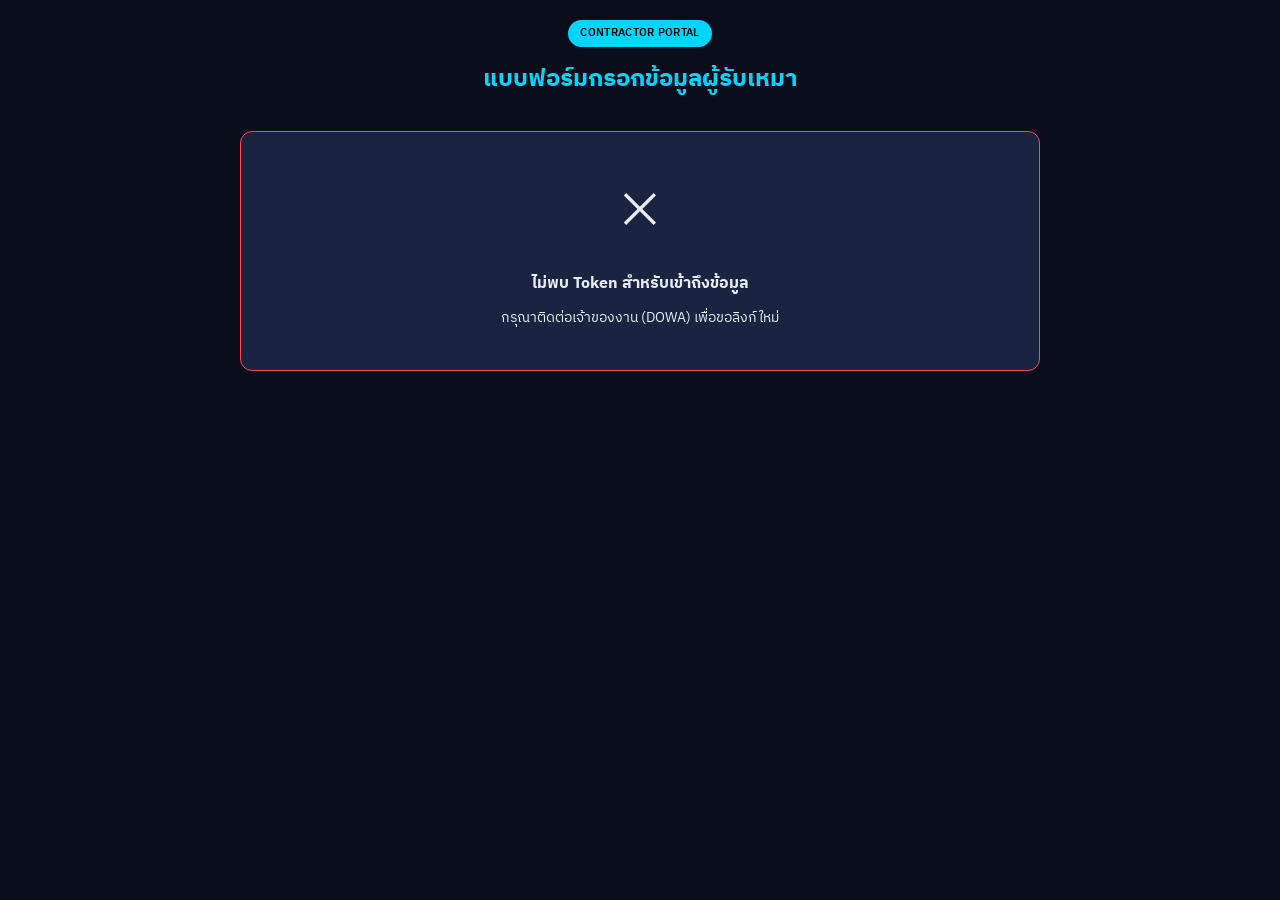
<file: contractor-form.html>
<!DOCTYPE html>
<html lang="th">
<head>
<meta charset="UTF-8">
<meta name="viewport" content="width=device-width, initial-scale=1.0">
<title>กรอกข้อมูลผู้รับเหมา — E-Work Permit System</title>
<link rel="stylesheet" href="css/style.css">
<style>
  body { background: var(--bg); padding: 20px; display: flex; justify-content: center; min-height: 100vh; }
  .public-form-wrap { width: 100%; max-width: 800px; }
  .public-header { text-align: center; margin-bottom: 32px; }
  .public-header h1 { font-size: 24px; color: var(--accent); margin-bottom: 8px; }
  .public-header p { color: var(--text3); }
  .form-card { background: var(--surface); border: 1px solid var(--border); border-radius: var(--radius); padding: 32px; margin-bottom: 24px; }
  .worker-item { background: var(--bg3); border: 1px solid var(--border); border-radius: 8px; padding: 12px 16px; margin-bottom: 8px; display: flex; align-items: center; justify-content: space-between; }
  .worker-info h4 { font-size: 14px; margin-bottom: 2px; }
  .worker-info p { font-size: 12px; color: var(--text3); }
</style>
</head>
<body>
<div class="public-form-wrap">
  <div class="public-header">
    <div class="badge" style="background:var(--accent);color:#000;padding:4px 12px;margin-bottom:12px;">CONTRACTOR PORTAL</div>
    <h1>แบบฟอร์มกรอกข้อมูลผู้รับเหมา</h1>
    <p id="permit-info">กำลังโหลดข้อมูลใบอนุญาต...</p>
  </div>

  <div id="form-container" style="display:none;">
    <!-- Step 1: Workers -->
    <div class="form-card">
      <div class="flex-between mb-16">
        <h2 class="card-title">👷 รายชื่อพนักงานที่เข้าปฏิบัติงาน</h2>
        <button class="btn btn-primary btn-sm" onclick="openAddWorker()">➕ เพิ่มพนักงาน</button>
      </div>
      <div id="worker-list">
        <div class="empty-state" style="padding:20px;"><p>ยังไม่มีรายชื่อ กรุณาเพิ่มพนักงาน</p></div>
      </div>
    </div>

    <!-- Step 2: PPE & Safety -->
    <div class="form-card">
      <h2 class="card-title mb-16">🦺 รายการอุปกรณ์ป้องกันภัย (PPE)</h2>
      <div class="checkbox-group" id="ppe-group">
        <!-- Will be populated from JS -->
      </div>
      <div class="form-group mt-16">
        <label class="form-label">KYM / มาตรการความปลอดภัยเพิ่มเติม</label>
        <textarea id="inp-kym" class="form-control" rows="4" placeholder="ระบุการวิเคราะห์ความปลอดภัย หรือมาตรการป้องกัน..."></textarea>
      </div>
    </div>

    <div class="flex-center gap-16" style="justify-content:center;margin-top:32px;">
      <button class="btn btn-success btn-lg" onclick="submitForm()">✅ ส่งข้อมูลให้เจ้าของงานตรวจสอบ</button>
    </div>
  </div>

  <div id="error-container" style="display:none;">
    <div class="card" style="border-color:var(--red);text-align:center;padding:40px;">
      <div style="font-size:48px;margin-bottom:16px;">❌</div>
      <h3 id="error-msg">ลิงก์ไม่ถูกต้องหรือหมดอายุ</h3>
      <p class="mt-8">กรุณาติดต่อเจ้าของงาน (DOWA) เพื่อขอลิงก์ใหม่</p>
    </div>
  </div>
</div>

<!-- Add Worker Modal -->
<div class="modal-overlay" id="modal-worker">
  <div class="modal">
    <div class="modal-header">
      <span class="modal-title">🔍 ค้นหา/เพิ่มพนักงาน</span>
      <button class="modal-close" onclick="closeModal('modal-worker')">✕</button>
    </div>
    <div class="modal-body">
      <div class="search-box mb-16" style="max-width:100%;">
        <span class="search-icon">🔍</span>
        <input type="text" id="inp-worker-search" placeholder="พิมพ์ชื่อ หรือเลขบัตร เพื่อค้นหาพนักงานที่ลงทะเบียนไว้แล้ว..." oninput="searchContractors()">
      </div>
      <div id="worker-results" style="max-height:200px;overflow-y:auto;border:1px solid var(--border);border-radius:4px;display:none;"></div>
      
      <div class="divider-text"><span>หรือกรอกข้อมูลใหม่</span></div>
      
      <div class="form-row">
        <div class="form-group"><label class="form-label">ชื่อ</label><input type="text" id="w-fname" class="form-control"></div>
        <div class="form-group"><label class="form-label">นามสกุล</label><input type="text" id="w-lname" class="form-control"></div>
      </div>
      <div class="form-group"><label class="form-label">เลขบัตรประชาชน/พาสปอร์ต</label><input type="text" id="w-id" class="form-control"></div>
    </div>
    <div class="modal-footer">
      <button class="btn btn-ghost" onclick="closeModal('modal-worker')">ยกเลิก</button>
      <button class="btn btn-primary" onclick="addWorker()">เพิ่มรายชื่อ</button>
    </div>
  </div>
</div>

<script src="js/db.js"></script>
<script src="js/utils.js"></script>
<script>
  let permit = null;
  let selectedWorkers = [];
  const ppeList = ['หมวกนิรภัย', 'รองเท้านิรภัย', 'ถุงมือผ้า', 'ถุงมือหนัง', 'แว่นตานิรภัย', 'ที่อุดหู', 'เข็มขัดนิรภัย', 'หน้ากากกันฝุ่น/สารเคมี', 'ชุดกันความร้อน'];

  // Initialize
  const params = new URLSearchParams(window.location.search);
  const token = params.get('token');

  if (!token) {
    showError('ไม่พบ Token สำหรับเข้าถึงข้อมูล');
  } else {
    permit = dbGetAll('work_permits').find(p => p.contractor_link_token === token);
    if (!permit) {
      showError('ลิงก์ไม่ถูกต้องหรือใบอนุญาตถูกลบไปแล้ว');
    } else {
      renderPermitInfo();
      renderPPE();
      document.getElementById('form-container').style.display = 'block';
    }
  }

  function showError(msg) {
    document.getElementById('error-msg').textContent = msg;
    document.getElementById('error-container').style.display = 'block';
    document.getElementById('permit-info').style.display = 'none';
  }

  function renderPermitInfo() {
    document.getElementById('permit-info').innerHTML = `
      ใบอนุญาตเลขที่: <span class="mono text-accent">${permit.permit_code}</span><br>
      พื้นที่: <strong>${permit.work_area}</strong> | บริษัท: <strong>${permit.contractor_company_name}</strong>
    `;
  }

  function renderPPE() {
    const group = document.getElementById('ppe-group');
    group.innerHTML = ppeList.map(item => `
      <label class="checkbox-item" id="label-ppe-${item}">
        <input type="checkbox" name="ppe" value="${item}" onchange="this.parentElement.classList.toggle('checked', this.checked)">
        ${item}
      </label>
    `).join('');
  }

  function openAddWorker() {
    document.getElementById('w-fname').value = '';
    document.getElementById('w-lname').value = '';
    document.getElementById('w-id').value = '';
    document.getElementById('worker-results').style.display = 'none';
    openModal('modal-worker');
  }

  function searchContractors() {
    const q = document.getElementById('inp-worker-search').value.trim().toLowerCase();
    const results = document.getElementById('worker-results');
    if (q.length < 2) { results.style.display = 'none'; return; }

    const matches = dbGetAll('contractors').filter(c => 
      c.company_id === permit.contractor_company_id && 
      (c.first_name.toLowerCase().includes(q) || c.last_name.toLowerCase().includes(q) || (c.card_number || '').toLowerCase().includes(q))
    );

    if (matches.length === 0) {
      results.innerHTML = '<div style="padding:10px;font-size:12px;color:var(--text3);">ไม่พบข้อมูลที่ลงทะเบียนไว้</div>';
    } else {
      results.innerHTML = matches.map(m => `
        <div style="padding:8px 12px;cursor:pointer;border-bottom:1px solid var(--border);font-size:13px;" onclick="selectContractor('${m.id}')">
          ${m.first_name} ${m.last_name} (${m.card_number || 'ยังไม่มีบัตร'})
        </div>
      `).join('');
    }
    results.style.display = 'block';
  }

  function selectContractor(id) {
    const c = dbGetById('contractors', id);
    if (c) {
      addWorkerToList({
        contractor_id: c.id,
        name: `${c.first_name} ${c.last_name}`,
        id_num: c.card_number || 'REGISTERED'
      });
      closeModal('modal-worker');
    }
  }

  function addWorker() {
    const fname = document.getElementById('w-fname').value.trim();
    const lname = document.getElementById('w-lname').value.trim();
    const idNum = document.getElementById('w-id').value.trim();
    if (!fname || !lname || !idNum) { showToast('กรุณากรอกข้อมูลให้ครบ', 'error'); return; }

    addWorkerToList({
      contractor_id: null, // New worker
      name: `${fname} ${lname}`,
      id_num: idNum
    });
    closeModal('modal-worker');
  }

  function addWorkerToList(worker) {
    if (selectedWorkers.find(w => w.id_num === worker.id_num)) {
      showToast('มีรายชื่อนี้อยู่แล้ว', 'warning');
      return;
    }
    selectedWorkers.push(worker);
    renderWorkerList();
  }

  function removeWorker(index) {
    selectedWorkers.splice(index, 1);
    renderWorkerList();
  }

  function renderWorkerList() {
    const list = document.getElementById('worker-list');
    if (selectedWorkers.length === 0) {
      list.innerHTML = '<div class="empty-state" style="padding:20px;"><p>ยังไม่มีรายชื่อ กรุณาเพิ่มพนักงาน</p></div>';
      return;
    }
    list.innerHTML = selectedWorkers.map((w, i) => `
      <div class="worker-item">
        <div class="worker-info">
          <h4>${w.name}</h4>
          <p>ID: ${w.id_num}</p>
        </div>
        <button class="btn btn-ghost btn-sm" onclick="removeWorker(${i})">🗑</button>
      </div>
    `).join('');
  }

  function submitForm() {
    if (selectedWorkers.length === 0) { showToast('กรุณาเพิ่มรายชื่อพนักงานอย่างน้อย 1 คน', 'error'); return; }
    
    const selectedPPE = Array.from(document.querySelectorAll('input[name="ppe"]:checked')).map(i => i.value);
    const kym = document.getElementById('inp-kym').value.trim();

    // In a real app, this would be an API call.
    // For demo, we update the DB directly.
    
    // 1. Add workers to permit_workers
    selectedWorkers.forEach(w => {
      dbInsert('permit_workers', {
        permit_id: permit.id,
        contractor_id: w.contractor_id || 'NEW_WORKER',
        name: w.name,
        id_num: w.id_num,
        date: permit.start_date,
        check_in: null,
        check_out: null
      });
    });

    // 2. Update permit status and extra info
    dbUpdate('work_permits', permit.id, {
      status: 'PENDING_OWNER', // Transition to first approval step
      ppe_required: selectedPPE,
      kym_sheet_data: kym,
      submitted_at: new Date().toISOString()
    });

    // 3. Create notification for Work Owner
    dbInsert('notifications', {
      type: 'EMAIL',
      event: 'WP_SUBMITTED',
      recipient_email: 'owner@dowa.co.th',
      subject: `[Work Permit] ผู้รับเหมาส่งข้อมูลแล้ว: ${permit.permit_code}`,
      body: `ผู้รับเหมาบริษัท ${permit.contractor_company_name} ได้กรอกข้อมูลและส่งเอกสารสำหรับใบอนุญาตเลขที่ ${permit.permit_code} แล้ว กรุณาตรวจสอบและอนุมัติในระบบ`,
      ref_type: 'work_permit',
      ref_id: permit.id,
      sent_at: new Date().toISOString(),
      status: 'PENDING'
    });

    showToast('ส่งข้อมูลสำเร็จ! เจ้าของงานจะได้รับการแจ้งเตือน', 'success');
    
    // Disable form
    document.getElementById('form-container').innerHTML = `
      <div class="card" style="text-align:center;padding:60px;">
        <div style="font-size:64px;margin-bottom:24px;">✅</div>
        <h2>ส่งข้อมูลเรียบร้อยแล้ว</h2>
        <p class="text-muted mt-8">ขอบคุณที่ให้ข้อมูล ระบบได้ส่งเรื่องไปยังเจ้าของงาน (DOWA) เพื่อดำเนินการอนุมัติต่อไป</p>
        <p class="text-xs text-muted mt-24">คุณสามารถปิดหน้านี้ได้เลย</p>
      </div>
    `;
  }
</script>
</body>
</html>
</file>
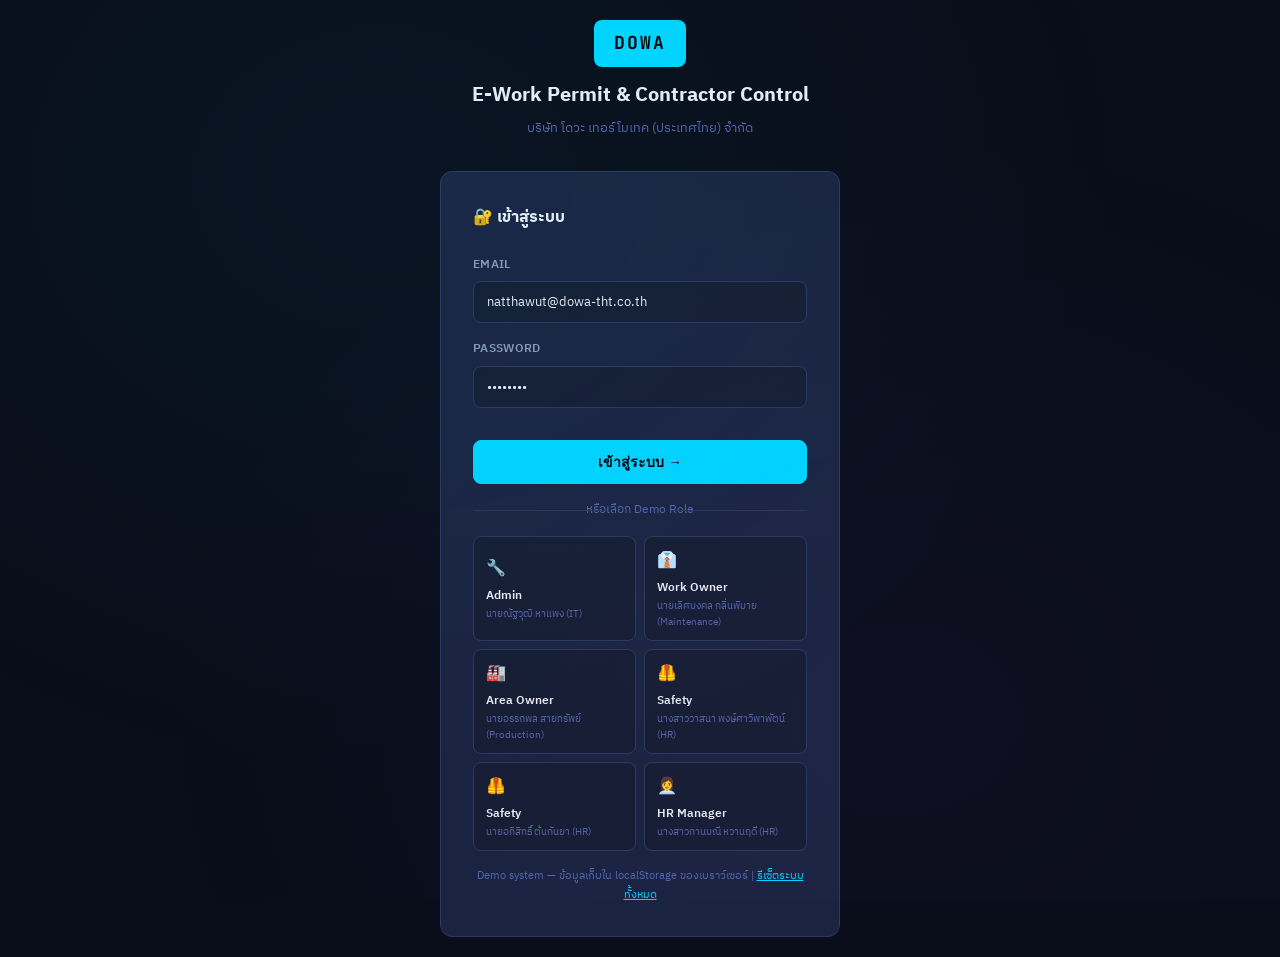
<file: notifications.html>
<!DOCTYPE html>
<html lang="th">
<head>
<meta charset="UTF-8">
<meta name="viewport" content="width=device-width, initial-scale=1.0">
<title>การแจ้งเตือน — E-Work Permit System</title>
<link rel="stylesheet" href="css/style.css">
</head>
<body>
<div class="app-layout">
  <aside class="sidebar" id="sidebar"></aside>
  <div class="main-content">
    <header class="topbar">
      <div class="topbar-left">
        <span class="topbar-breadcrumb"><a href="dashboard.html">Dashboard</a> /</span>
        <span class="topbar-title">🔔 การแจ้งเตือน</span>
      </div>
      <div class="topbar-right">
        <button class="btn btn-ghost btn-sm" onclick="clearNotifs()">ล้างทั้งหมด</button>
        <span id="topbar-user" class="text-sm text-muted"></span>
      </div>
    </header>

    <div class="page-content">
      <div class="page-header">
        <div>
          <h1>การแจ้งเตือนระบบ</h1>
          <p>ประวัติเหตุการณ์และการแจ้งเตือนที่สำคัญ</p>
        </div>
      </div>

      <div class="card">
        <div class="card-body" style="padding:0;">
          <div id="notif-list"></div>
        </div>
      </div>
    </div>
  </div>
</div>

<script src="js/db.js"></script>
<script src="js/utils.js"></script>
<script>
  const user = requireAuth('index.html');
  if (user) {
    renderSidebar('./');
    document.getElementById('topbar-user').textContent = user.full_name;
    renderNotifs();
  }

  function renderNotifs() {
    const notifs = dbGetAll('notifications').sort((a,b) => new Date(b.sent_at) - new Date(a.sent_at));
    const container = document.getElementById('notif-list');
    
    if (notifs.length === 0) {
      container.innerHTML = '<div class="empty-state" style="padding:60px;"><div class="empty-icon">🔔</div><h3>ไม่มีการแจ้งเตือน</h3></div>';
      return;
    }

    container.innerHTML = notifs.map(n => {
      const isUnread = n.status === 'PENDING';
      let icon = '📢';
      if (n.event.includes('APPROVED')) icon = '✅';
      if (n.event.includes('REJECTED')) icon = '❌';
      if (n.event.includes('RETURNED')) icon = '🔁';
      if (n.event.includes('SUBMITTED')) icon = '📝';
      if (n.event.includes('EXPIRING')) icon = '⚠️';

      return `
        <div class="notif-item ${isUnread ? 'unread' : ''}" onclick="goToRef('${n.ref_type}', '${n.ref_id}', '${n.id}')">
          <div class="notif-icon">${icon}</div>
          <div class="notif-content">
            <div class="notif-subject">${n.subject}</div>
            <div class="notif-meta">${formatDateTime(n.sent_at)} · ${n.recipient_email}</div>
          </div>
          ${isUnread ? '<div class="unread-dot"></div>' : ''}
        </div>
      `;
    }).join('');
  }

  function goToRef(type, id, notifId) {
    // Mark as read
    dbUpdate('notifications', notifId, { status: 'SENT' });
    
    if (type === 'work_permit') {
      window.location.href = `work-permits/detail.html?id=${id}`;
    } else if (type === 'contractor') {
      window.location.href = `contractors/detail.html?id=${id}`;
    }
  }

  function clearNotifs() {
    if (confirm('ยืนยันการล้างการแจ้งเตือนทั้งหมด?')) {
      saveDB({ ...getDB(), notifications: [] });
      renderNotifs();
      updateNotifBadge();
    }
  }
</script>
</body>
</html>
</file>
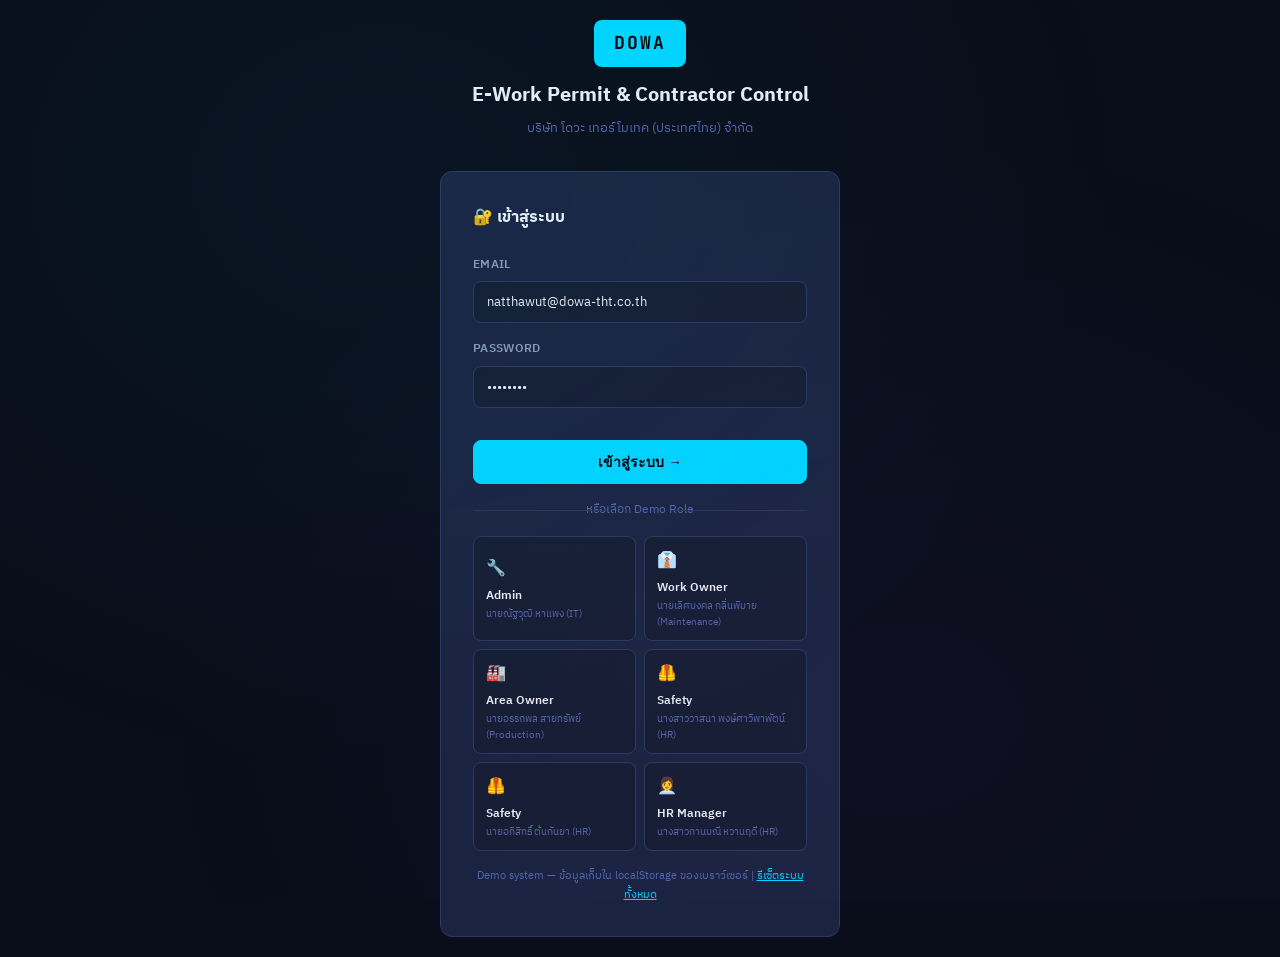
<file: admin/users.html>
<!DOCTYPE html>
<html lang="th">
<head>
<meta charset="UTF-8">
<meta name="viewport" content="width=device-width, initial-scale=1.0">
<title>ผู้ใช้งาน — E-Work Permit System</title>
<link rel="stylesheet" href="../css/style.css">
</head>
<body>
<div class="app-layout">
  <aside class="sidebar" id="sidebar"></aside>
  <div class="main-content">
    <header class="topbar">
      <div class="topbar-left">
        <span class="topbar-breadcrumb"><a href="../dashboard.html">Dashboard</a> /</span>
        <span class="topbar-title">👥 ผู้ใช้งาน</span>
      </div>
    </header>
    <div class="page-content">
      <div class="page-header">
        <div><h1>จัดการผู้ใช้งาน</h1><p>เพิ่ม แก้ไข และกำหนดสิทธิ์การใช้งาน</p></div>
        <button class="btn btn-primary" onclick="openAddUser()">➕ เพิ่มผู้ใช้</button>
      </div>

      <!-- Permission Matrix -->
      <div class="card mb-16">
        <div class="card-header"><span class="card-title">🔐 Permission Matrix</span></div>
        <div class="card-body" style="padding:0;overflow-x:auto;">
          <table class="data-table">
            <thead><tr>
              <th>ฟังก์ชัน</th>
              <th>Admin</th><th>Safety Officer</th><th>Work Owner</th><th>Area Owner</th><th>HR Manager</th><th>Guard</th>
            </tr></thead>
            <tbody id="perm-matrix"></tbody>
          </table>
        </div>
      </div>

      <!-- Users Table -->
      <div class="card">
        <div class="card-header"><span class="card-title">👥 รายชื่อผู้ใช้งาน</span></div>
        <div class="card-body" style="padding:0;">
          <div class="table-wrap" id="users-table"></div>
        </div>
      </div>
    </div>
  </div>
</div>

<!-- User Modal -->
<div class="modal-overlay" id="modal-user">
  <div class="modal modal-lg">
    <div class="modal-header">
      <span class="modal-title" id="user-modal-title">➕ เพิ่มผู้ใช้งาน</span>
      <button class="modal-close" onclick="closeModal('modal-user')">✕</button>
    </div>
    <div class="modal-body">
      <input type="hidden" id="edit-user-id">
      <div class="form-row">
        <div class="form-group"><label class="form-label">รหัสพนักงาน</label><input type="text" id="u-emp-id" class="form-control" placeholder="EMP001"></div>
        <div class="form-group"><label class="form-label">ชื่อ-นามสกุล <span class="req">*</span></label><input type="text" id="u-name" class="form-control" required></div>
      </div>
      <div class="form-row">
        <div class="form-group"><label class="form-label">Email <span class="req">*</span></label><input type="email" id="u-email" class="form-control" required></div>
        <div class="form-group"><label class="form-label">Password</label><input type="password" id="u-pass" class="form-control" placeholder="ปล่อยว่างถ้าไม่เปลี่ยน"></div>
      </div>
      <div class="form-row">
        <div class="form-group">
          <label class="form-label">Role <span class="req">*</span></label>
          <select id="u-role" class="form-control">
            <option value="ADMIN">Admin</option>
            <option value="SAFETY">Safety Officer</option>
            <option value="WORK_OWNER">Work Owner</option>
            <option value="AREA_OWNER">Area Owner</option>
            <option value="HR_MGR">HR Manager</option>
            <option value="GUARD">Guard</option>
          </select>
        </div>
        <div class="form-group"><label class="form-label">ฝ่าย/แผนก</label><input type="text" id="u-dept" class="form-control"></div>
      </div>
      <div class="form-row">
        <div class="form-group"><label class="form-label">เบอร์โทร</label><input type="text" id="u-phone" class="form-control"></div>
        <div class="form-group">
          <label class="form-label">สถานะ</label>
          <select id="u-active" class="form-control"><option value="1">Active</option><option value="0">Inactive</option></select>
        </div>
      </div>
    </div>
    <div class="modal-footer">
      <button class="btn btn-ghost" onclick="closeModal('modal-user')">ยกเลิก</button>
      <button class="btn btn-primary" onclick="saveUser()">บันทึก</button>
    </div>
  </div>
</div>

<script src="../js/db.js"></script>
<script src="../js/utils.js"></script>
<script>
  const user = requireAuth('../index.html');
  if (user) {
    renderSidebar('../');
    if (user.role !== 'ADMIN') {
      showToast('เฉพาะ Admin เท่านั้น', 'error');
      setTimeout(() => window.location.href = '../dashboard.html', 1500);
    }
    renderPermMatrix();
    renderUsersTable();
  }

  function renderPermMatrix() {
    const perms = [
      { label: 'สร้าง Work Permit', admin: true, safety: true, work_owner: true, area_owner: false, hr: false, guard: false },
      { label: 'ดู Work Permit ทั้งหมด', admin: true, safety: true, work_owner: false, area_owner: false, hr: true, guard: false },
      { label: 'อนุมัติ Step 1 (เจ้าของงาน)', admin: true, safety: false, work_owner: true, area_owner: false, hr: false, guard: false },
      { label: 'อนุมัติ Step 2 (เจ้าของพื้นที่)', admin: true, safety: false, work_owner: false, area_owner: true, hr: false, guard: false },
      { label: 'อนุมัติ Step 3 (จป.Safety)', admin: true, safety: true, work_owner: false, area_owner: false, hr: false, guard: false },
      { label: 'อนุมัติ Step 4 (ผจก.)', admin: true, safety: false, work_owner: false, area_owner: false, hr: true, guard: false },
      { label: 'จัดการ Contractor', admin: true, safety: true, work_owner: false, area_owner: false, hr: true, guard: false },
      { label: 'ออกบัตรผู้รับเหมา', admin: true, safety: false, work_owner: false, area_owner: false, hr: true, guard: false },
      { label: 'ดู Dashboard & Reports', admin: true, safety: true, work_owner: false, area_owner: false, hr: true, guard: false },
      { label: 'จัดการผู้ใช้งาน', admin: true, safety: false, work_owner: false, area_owner: false, hr: false, guard: false },
    ];

    const c = (v) => `<td style="text-align:center;">${v ? '<span class="text-green font-bold">✓</span>' : '<span class="text-muted">–</span>'}</td>`;
    document.getElementById('perm-matrix').innerHTML = perms.map(p =>
      `<tr><td class="td-main">${p.label}</td>${c(p.admin)}${c(p.safety)}${c(p.work_owner)}${c(p.area_owner)}${c(p.hr)}${c(p.guard)}</tr>`
    ).join('');
  }

  function renderUsersTable() {
    const users = dbGetAll('users');
    document.getElementById('users-table').innerHTML = `
      <table class="data-table">
        <thead><tr><th>รหัส</th><th>ชื่อ-นามสกุล</th><th>Email</th><th>Role</th><th>ฝ่าย</th><th>เข้าใช้ล่าสุด</th><th>สถานะ</th><th>จัดการ</th></tr></thead>
        <tbody>${users.map(u => `
          <tr>
            <td class="td-mono">${u.employee_id}</td>
            <td class="td-main">${u.full_name}</td>
            <td>${u.email}</td>
            <td><span class="badge badge-accent">${ROLES[u.role]?.icon||''} ${ROLES[u.role]?.label||u.role}</span></td>
            <td>${u.department||'-'}</td>
            <td class="text-muted text-sm">${formatDateTime(u.last_login_at)}</td>
            <td>${u.is_active ? '<span class="badge badge-active">Active</span>' : '<span class="badge badge-inactive">Inactive</span>'}</td>
            <td>
              <div class="td-actions">
                <button class="btn btn-ghost btn-sm" onclick="editUser('${u.id}')">✏️</button>
                <button class="btn btn-ghost btn-sm" onclick="toggleActive('${u.id}',${u.is_active})">⚙️</button>
                ${u.id !== user.id ? `<button class="btn btn-ghost btn-sm text-red" onclick="deleteUser('${u.id}', '${u.full_name}')">🗑️</button>` : '<span class="text-xs text-muted">(ตัวคุณ)</span>'}
              </div>
            </td>
          </tr>`).join('')}
        </tbody>
      </table>`;
  }

  function openAddUser() {
    document.getElementById('edit-user-id').value = '';
    document.getElementById('user-modal-title').textContent = '➕ เพิ่มผู้ใช้งาน';
    ['u-emp-id','u-name','u-email','u-pass','u-dept','u-phone'].forEach(id => document.getElementById(id).value = '');
    document.getElementById('u-role').value = 'WORK_OWNER';
    document.getElementById('u-active').value = '1';
    openModal('modal-user');
  }

  function editUser(id) {
    const u = dbGetById('users', id);
    if (!u) return;
    document.getElementById('edit-user-id').value = id;
    document.getElementById('user-modal-title').textContent = '✏️ แก้ไขผู้ใช้งาน';
    document.getElementById('u-emp-id').value = u.employee_id || '';
    document.getElementById('u-name').value = u.full_name;
    document.getElementById('u-email').value = u.email;
    document.getElementById('u-pass').value = '';
    document.getElementById('u-role').value = u.role;
    document.getElementById('u-dept').value = u.department || '';
    document.getElementById('u-phone').value = u.phone || '';
    document.getElementById('u-active').value = u.is_active ? '1' : '0';
    openModal('modal-user');
  }

  function saveUser() {
    const name = document.getElementById('u-name').value.trim();
    const email = document.getElementById('u-email').value.trim();
    if (!name || !email) { showToast('กรุณากรอกข้อมูลให้ครบ', 'error'); return; }
    const editId = document.getElementById('edit-user-id').value;
    const data = {
      employee_id: document.getElementById('u-emp-id').value,
      full_name: name,
      email: email,
      role: document.getElementById('u-role').value,
      department: document.getElementById('u-dept').value,
      phone: document.getElementById('u-phone').value,
      is_active: document.getElementById('u-active').value === '1',
    };
    const pass = document.getElementById('u-pass').value;
    if (pass) data.password = pass;

    if (editId) {
      dbUpdate('users', editId, data);
      
      // If editing own profile, sync session
      const currentUser = getCurrentUser();
      if (currentUser && currentUser.id === editId) {
        const updated = dbGetById('users', editId);
        if (updated) {
          const { password: _, ...safeUser } = updated;
          localStorage.setItem('ewp_user', JSON.stringify(safeUser));
        }
      }
      
      showToast('อัพเดทผู้ใช้งานสำเร็จ', 'success');
    } else {
      if (!pass) { showToast('กรุณากำหนดรหัสผ่าน', 'error'); return; }
      dbInsert('users', data);
      showToast('เพิ่มผู้ใช้งานสำเร็จ', 'success');
    }
    closeModal('modal-user');
    renderUsersTable();
    // Re-render sidebar/topbar if self was edited
    const updatedUser = getCurrentUser();
    if (updatedUser) renderSidebar('../'); 
  }

  function toggleActive(id, current) {
    dbUpdate('users', id, { is_active: !current });
    showToast(`เปลี่ยนสถานะเป็น ${!current ? 'Active' : 'Inactive'}`, 'success');
    renderUsersTable();
  }
  function deleteUser(id, name) {
    confirmAction(`คุณแน่ใจหรือไม่ว่าต้องการลบผู้ใช้งาน <strong>${name}</strong>? การดำเนินการนี้ไม่สามารถย้อนกลับได้`, () => {
      dbDelete('users', id);
      showToast('ลบผู้ใช้งานเรียบร้อยแล้ว', 'success');
      renderUsersTable();
    });
  }
</script>
</body>
</html>
</file>
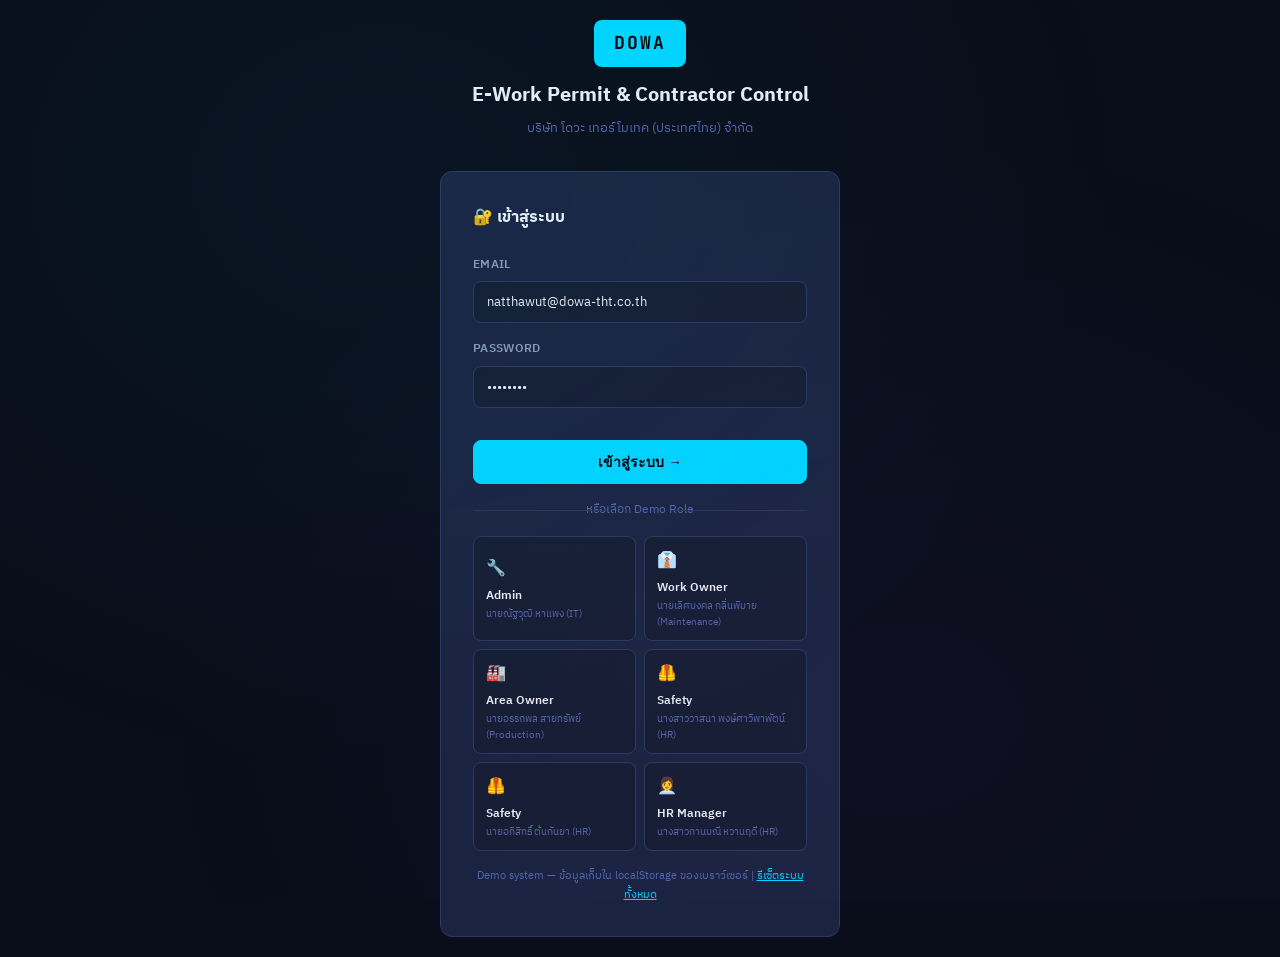
<file: contractors/companies.html>
<!DOCTYPE html>
<html lang="th">
<head>
<meta charset="UTF-8">
<meta name="viewport" content="width=device-width, initial-scale=1.0">
<title>บริษัทผู้รับเหมา — E-Work Permit System</title>
<link rel="stylesheet" href="../css/style.css">
</head>
<body>
<div class="app-layout">
  <aside class="sidebar" id="sidebar"></aside>
  <div class="main-content">
    <header class="topbar">
      <div class="topbar-left">
        <span class="topbar-breadcrumb"><a href="../dashboard.html">Dashboard</a> /</span>
        <span class="topbar-title">🏢 บริษัทผู้รับเหมา</span>
      </div>
    </header>
    <div class="page-content">
      <div class="page-header">
        <div><h1>ทะเบียนบริษัทผู้รับเหมา</h1><p>จัดการบริษัทและสัญญาผู้รับเหมา</p></div>
        <button class="btn btn-primary" onclick="openModal('modal-add-company')" id="btn-add" style="display:none;">➕ เพิ่มบริษัท</button>
      </div>
      <div class="card">
        <div class="card-body" style="padding:0;">
          <div class="table-wrap" id="table-wrap"></div>
        </div>
      </div>
    </div>
  </div>
</div>

<!-- Add Company Modal -->
<div class="modal-overlay" id="modal-add-company">
  <div class="modal modal-lg">
    <div class="modal-header">
      <span class="modal-title" id="company-modal-title">➕ เพิ่มบริษัทผู้รับเหมา</span>
      <button class="modal-close" onclick="closeModal('modal-add-company')">✕</button>
    </div>
    <div class="modal-body">
      <input type="hidden" id="edit-company-id">
      <div class="form-row">
        <div class="form-group"><label class="form-label">ชื่อบริษัท <span class="req">*</span></label><input type="text" id="c-name" class="form-control" required></div>
        <div class="form-group"><label class="form-label">เลขทะเบียนนิติบุคคล</label><input type="text" id="c-tax" class="form-control"></div>
      </div>
      <div class="form-row">
        <div class="form-group"><label class="form-label">ชื่อผู้ติดต่อ <span class="req">*</span></label><input type="text" id="c-contact" class="form-control" required></div>
        <div class="form-group"><label class="form-label">เบอร์โทร</label><input type="text" id="c-phone" class="form-control"></div>
      </div>
      <div class="form-row">
        <div class="form-group"><label class="form-label">Email</label><input type="email" id="c-email" class="form-control"></div>
        <div class="form-group">
          <label class="form-label">สถานะ</label>
          <select id="c-status" class="form-control"><option value="ACTIVE">Active</option><option value="INACTIVE">Inactive</option><option value="BLACKLIST">Blacklist</option></select>
        </div>
      </div>
      <div class="form-row">
        <div class="form-group"><label class="form-label">วันเริ่มสัญญา</label><input type="date" id="c-start" class="form-control"></div>
        <div class="form-group"><label class="form-label">วันหมดสัญญา</label><input type="date" id="c-end" class="form-control"></div>
      </div>
    </div>
    <div class="modal-footer">
      <button class="btn btn-ghost" onclick="closeModal('modal-add-company')">ยกเลิก</button>
      <button class="btn btn-primary" onclick="saveCompany()">บันทึก</button>
    </div>
  </div>
</div>

<script src="../js/db.js"></script>
<script src="../js/utils.js"></script>
<script>
  const user = requireAuth('../index.html');
  if (user) {
    renderSidebar('../');
    if (canDo(user, 'manage_contractors')) document.getElementById('btn-add').style.display = '';
    renderTable();
  }

  function renderTable() {
    const companies = dbGetAll('contractor_companies');
    const contractors = dbGetAll('contractors');

    document.getElementById('table-wrap').innerHTML = companies.length ? `
      <table class="data-table">
        <thead><tr>
          <th>ชื่อบริษัท</th><th>เลขทะเบียน</th><th>ผู้ติดต่อ</th><th>เบอร์โทร</th>
          <th>จำนวนผู้รับเหมา</th><th>สัญญาหมด</th><th>สถานะ</th><th>จัดการ</th>
        </tr></thead>
        <tbody>${companies.map(c => {
          const count = contractors.filter(ct => ct.company_id === c.id).length;
          const contractDays = daysUntil(c.contract_end);
          return `<tr>
            <td class="td-main">${c.company_name}</td>
            <td class="td-mono">${c.tax_id||'-'}</td>
            <td>${c.contact_name||'-'}</td>
            <td>${c.contact_phone||'-'}</td>
            <td><span class="badge badge-accent">${count} คน</span></td>
            <td>${formatDate(c.contract_end)}
              ${contractDays !== null && contractDays <= 30 ? `<br><span class="badge ${contractDays < 0 ? 'badge-expired' : 'badge-expiring'}">${daysLabel(c.contract_end)}</span>` : ''}
            </td>
            <td>${contractorBadge(c.status)}</td>
            <td>
              <div class="td-actions">
                <button class="btn btn-ghost btn-sm" onclick="editCompany('${c.id}')">✏️</button>
                <a href="index.html?company=${c.id}" class="btn btn-ghost btn-sm">👷 ดูผู้รับเหมา</a>
              </div>
            </td>
          </tr>`;
        }).join('')}
        </tbody>
      </table>` : '<div class="empty-state"><div class="empty-icon">🏢</div><h3>ยังไม่มีบริษัทผู้รับเหมา</h3></div>';
  }

  function saveCompany() {
    const name = document.getElementById('c-name').value.trim();
    const contact = document.getElementById('c-contact').value.trim();
    if (!name || !contact) { showToast('กรุณากรอกข้อมูลให้ครบ', 'error'); return; }
    const editId = document.getElementById('edit-company-id').value;
    const data = {
      company_name: name,
      tax_id: document.getElementById('c-tax').value,
      contact_name: contact,
      contact_phone: document.getElementById('c-phone').value,
      contact_email: document.getElementById('c-email').value,
      status: document.getElementById('c-status').value,
      contract_start: document.getElementById('c-start').value,
      contract_end: document.getElementById('c-end').value,
    };
    if (editId) {
      dbUpdate('contractor_companies', editId, data);
      showToast('อัพเดทข้อมูลบริษัทสำเร็จ', 'success');
    } else {
      dbInsert('contractor_companies', data);
      showToast('เพิ่มบริษัทสำเร็จ', 'success');
    }
    closeModal('modal-add-company');
    renderTable();
  }

  function editCompany(id) {
    const c = dbGetById('contractor_companies', id);
    if (!c) return;
    document.getElementById('edit-company-id').value = id;
    document.getElementById('company-modal-title').textContent = '✏️ แก้ไขบริษัท';
    document.getElementById('c-name').value = c.company_name;
    document.getElementById('c-tax').value = c.tax_id || '';
    document.getElementById('c-contact').value = c.contact_name || '';
    document.getElementById('c-phone').value = c.contact_phone || '';
    document.getElementById('c-email').value = c.contact_email || '';
    document.getElementById('c-status').value = c.status;
    document.getElementById('c-start').value = c.contract_start || '';
    document.getElementById('c-end').value = c.contract_end || '';
    openModal('modal-add-company');
  }
</script>
</body>
</html>
</file>
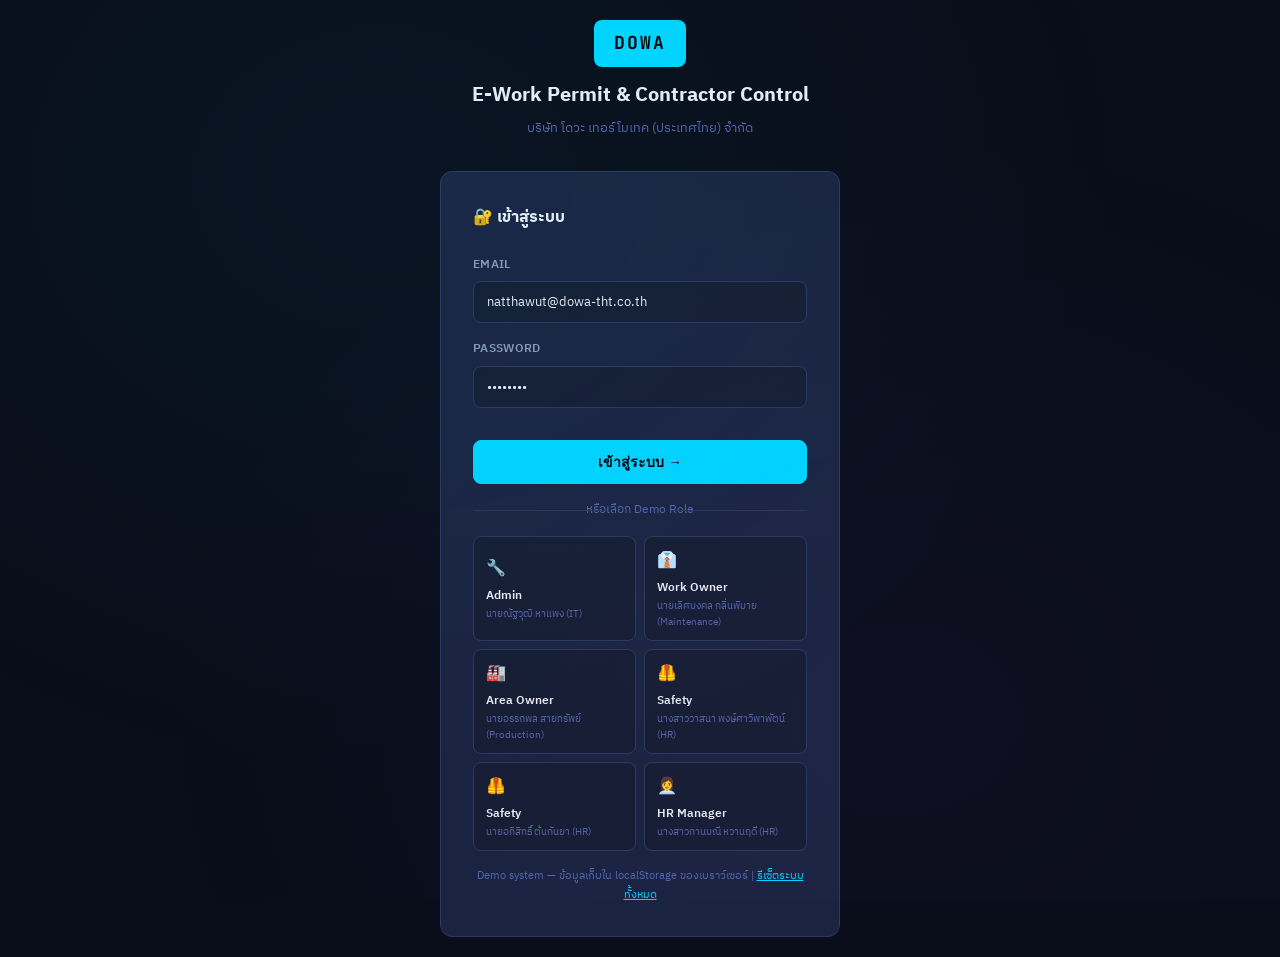
<file: contractors/detail.html>
<!DOCTYPE html>
<html lang="th">
<head>
<meta charset="UTF-8">
<meta name="viewport" content="width=device-width, initial-scale=1.0">
<title>ข้อมูลผู้รับเหมา — E-Work Permit System</title>
<link rel="stylesheet" href="../css/style.css">
</head>
<body>
<div class="app-layout">
  <aside class="sidebar" id="sidebar"></aside>
  <div class="main-content">
    <header class="topbar">
      <div class="topbar-left">
        <span class="topbar-breadcrumb"><a href="../dashboard.html">Dashboard</a> / <a href="index.html">ผู้รับเหมา</a> /</span>
        <span class="topbar-title" id="topbar-name">Detail</span>
      </div>
      <div class="topbar-right">
        <button class="btn btn-secondary btn-sm no-print" id="btn-print-card-top" style="display:none;" onclick="printIDCard()">🪪 Print ID Card</button>
        <button class="btn btn-ghost btn-sm no-print" onclick="window.print()">🖨️ Print</button>
      </div>
    </header>

    <div class="page-content" id="page-body">
      <div class="empty-state"><div class="empty-icon">⏳</div><h3>กำลังโหลด...</h3></div>
    </div>
  </div>
</div>

<!-- Edit Modal -->
<div class="modal-overlay" id="modal-edit">
  <div class="modal modal-lg">
    <div class="modal-header">
      <span class="modal-title">✏️ แก้ไขข้อมูล</span>
      <button class="modal-close" onclick="closeModal('modal-edit')">✕</button>
    </div>
    <div class="modal-body">
      <div class="form-row">
        <div class="form-group"><label class="form-label">ชื่อ</label><input type="text" id="e-fname" class="form-control"></div>
        <div class="form-group"><label class="form-label">นามสกุล</label><input type="text" id="e-lname" class="form-control"></div>
      </div>
      <div class="form-row">
        <div class="form-group"><label class="form-label">เบอร์โทร</label><input type="text" id="e-phone" class="form-control"></div>
        <div class="form-group"><label class="form-label">Email</label><input type="email" id="e-email" class="form-control"></div>
      </div>
      <div class="form-row">
        <div class="form-group">
          <label class="form-label">สถานะ</label>
          <select id="e-status" class="form-control">
            <option value="ACTIVE">Active</option>
            <option value="INACTIVE">Inactive</option>
            <option value="BLACKLIST">Blacklist</option>
          </select>
        </div>
        <div class="form-group"><label class="form-label">วันหมดอายุบัตร</label><input type="date" id="e-card-expiry" class="form-control"></div>
      </div>
    </div>
    <div class="modal-footer">
      <button class="btn btn-ghost" onclick="closeModal('modal-edit')">ยกเลิก</button>
      <button class="btn btn-primary" onclick="saveEdit()">บันทึก</button>
    </div>
  </div>
</div>

<!-- Add Cert Modal -->
<div class="modal-overlay" id="modal-cert">
  <div class="modal">
    <div class="modal-header">
      <span class="modal-title">➕ เพิ่มใบเซอร์</span>
      <button class="modal-close" onclick="closeModal('modal-cert')">✕</button>
    </div>
    <div class="modal-body">
      <div class="form-row">
        <div class="form-group">
          <label class="form-label">ประเภท</label>
          <select id="c-type" class="form-control">
            <option value="Safety">Safety Training</option><option value="HotWork">Hot Work</option>
            <option value="Electrical">Electrical</option><option value="Confined">Confined Space</option>
            <option value="Height">Working at Height</option><option value="Chemical">Chemical</option><option value="Other">อื่นๆ</option>
          </select>
        </div>
        <div class="form-group"><label class="form-label">ชื่อใบเซอร์ <span class="req">*</span></label><input type="text" id="c-name" class="form-control"></div>
      </div>
      <div class="form-row">
        <div class="form-group"><label class="form-label">วันออก</label><input type="date" id="c-issued" class="form-control"></div>
        <div class="form-group"><label class="form-label">วันหมดอายุ <span class="req">*</span></label><input type="date" id="c-expiry" class="form-control"></div>
      </div>
      <div class="form-group"><label class="form-label">หน่วยงานออก</label><input type="text" id="c-issuer" class="form-control"></div>
    </div>
    <div class="modal-footer">
      <button class="btn btn-ghost" onclick="closeModal('modal-cert')">ยกเลิก</button>
      <button class="btn btn-primary" onclick="saveCert()">บันทึก</button>
    </div>
  </div>
</div>

<!-- Add Training Modal -->
<div class="modal-overlay" id="modal-training">
  <div class="modal">
    <div class="modal-header">
      <span class="modal-title">➕ บันทึกการอบรม</span>
      <button class="modal-close" onclick="closeModal('modal-training')">✕</button>
    </div>
    <div class="modal-body">
      <div class="form-group"><label class="form-label">หลักสูตร <span class="req">*</span></label><input type="text" id="t-name" class="form-control" placeholder="ชื่อหลักสูตร"></div>
      <div class="form-row">
        <div class="form-group"><label class="form-label">วันที่อบรม</label><input type="date" id="t-date" class="form-control"></div>
        <div class="form-group"><label class="form-label">ผู้สอน/หน่วยงาน</label><input type="text" id="t-trainer" class="form-control"></div>
      </div>
      <div class="form-row">
        <div class="form-group"><label class="form-label">คะแนนที่ได้</label><input type="number" id="t-score" class="form-control" min="0" max="100" value="0"></div>
        <div class="form-group"><label class="form-label">เกณฑ์ผ่าน</label><input type="number" id="t-pass" class="form-control" min="0" max="100" value="70"></div>
      </div>
    </div>
    <div class="modal-footer">
      <button class="btn btn-ghost" onclick="closeModal('modal-training')">ยกเลิก</button>
      <button class="btn btn-primary" onclick="saveTraining()">บันทึก</button>
    </div>
  </div>
</div>

<script src="../js/db.js"></script>
<script src="../js/utils.js"></script>
<script>
  const user = requireAuth('../index.html');
  let contractor;

  if (user) {
    renderSidebar('../');
    const params = new URLSearchParams(window.location.search);
    const id = params.get('id');
    if (!id) window.location.href = 'index.html';
    else loadContractor(id);
  }

  function loadContractor(id) {
    contractor = dbGetById('contractors', id);
    if (!contractor) {
      document.getElementById('page-body').innerHTML = '<div class="empty-state"><div class="empty-icon">❌</div><h3>ไม่พบข้อมูล</h3></div>';
      return;
    }
    document.getElementById('topbar-name').textContent = `${contractor.first_name} ${contractor.last_name}`;
    if (canDo(user, 'print_card')) {
      document.getElementById('btn-print-card-top').style.display = 'inline-block';
    }
    renderPage();
  }

  function renderPage() {
    const company = dbGetById('contractor_companies', contractor.company_id);
    const certs = dbWhere('contractor_certificates', { contractor_id: contractor.id });
    const trainings = dbWhere('training_records', { contractor_id: contractor.id });
    const permits = dbGetAll('permit_workers')
      .filter(pw => pw.contractor_id === contractor.id)
      .map(pw => ({ ...pw, permit: dbGetById('work_permits', pw.permit_id) }))
      .filter(pw => pw.permit);

    const cardDays = daysUntil(contractor.card_expiry_date);
    const isCanManage = canDo(user, 'manage_contractors');

    document.getElementById('page-body').innerHTML = `
      <div class="page-header">
        <div class="flex-center gap-16">
          <div style="width:72px;height:72px;border-radius:50%;background:var(--surface2);border:2px solid var(--border2);display:flex;align-items:center;justify-content:center;font-size:28px;flex-shrink:0;">
            ${contractor.photo_url ? `<img src="${contractor.photo_url}" style="width:100%;height:100%;border-radius:50%;object-fit:cover;">` : '👷'}
          </div>
          <div>
            <h1>${contractor.first_name} ${contractor.last_name}</h1>
            <div class="flex-center gap-8 mt-4">
              ${contractorBadge(contractor.status)}
              <span class="badge badge-accent">${company?.company_name || '-'}</span>
              <span class="text-muted text-sm">บัตร: <span class="mono text-accent">${contractor.card_number || '-'}</span></span>
            </div>
          </div>
        </div>
        <div class="flex-center gap-8 no-print">
          ${isCanManage ? `<button class="btn btn-secondary" onclick="openEdit()">✏️ แก้ไข</button>` : ''}
          ${canDo(user,'issue_id_card') ? `<button class="btn btn-primary" onclick="openModal('id-card-modal')">🪪 ดูบัตร</button>` : ''}
        </div>
      </div>

      <!-- Tab Nav -->
      <div class="tab-nav">
        <button class="tab-btn active" data-tab="tab-info" onclick="switchTab(this)">📄 ข้อมูล</button>
        <button class="tab-btn" data-tab="tab-certs" onclick="switchTab(this)">📄 ใบเซอร์ (${certs.length})</button>
        <button class="tab-btn" data-tab="tab-training" onclick="switchTab(this)">📚 การอบรม (${trainings.length})</button>
        <button class="tab-btn" data-tab="tab-history" onclick="switchTab(this)">🪪 ประวัติ WP (${permits.length})</button>
      </div>

      <!-- Info Tab -->
      <div id="tab-info" class="tab-pane active">
        <div class="grid-2 gap-16">
          <div class="card">
            <div class="card-header"><span class="card-title">📋 ข้อมูลส่วนตัว</span></div>
            <div class="card-body">
              <div style="display:grid;grid-template-columns:1fr 1fr;gap:12px;">
                <div><div class="form-label">ชื่อ-นามสกุล</div><div class="font-bold">${contractor.first_name} ${contractor.last_name}</div></div>
                <div><div class="form-label">บริษัท</div><div class="text-accent">${company?.company_name||'-'}</div></div>
                <div><div class="form-label">เลขบัตรประชาชน</div><div class="mono text-sm">${contractor.national_id||'-'}</div></div>
                <div><div class="form-label">สัญชาติ</div><div>${contractor.nationality||'-'}</div></div>
                <div><div class="form-label">วันเกิด</div><div>${formatDate(contractor.birth_date)}</div></div>
                <div><div class="form-label">เบอร์โทร</div><div>${contractor.phone||'-'}</div></div>
                <div><div class="form-label">Email</div><div>${contractor.email||'-'}</div></div>
                <div><div class="form-label">PDPA Consent</div><div>${contractor.pdpa_consent_at ? `<span class="text-green">✓ ${formatDate(contractor.pdpa_consent_at)}</span>` : '<span class="text-muted">ยังไม่ยินยอม</span>'}</div></div>
              </div>
            </div>
          </div>
          <div class="card">
            <div class="card-header"><span class="card-title">🪪 ข้อมูลบัตรผู้รับเหมา</span></div>
            <div class="card-body">
              <div style="display:grid;grid-template-columns:1fr 1fr;gap:12px;">
                <div><div class="form-label">เลขบัตร</div><div class="mono text-accent font-bold">${contractor.card_number||'-'}</div></div>
                <div><div class="form-label">สถานะ</div>${contractorBadge(contractor.status)}</div>
                <div><div class="form-label">วันออกบัตร</div><div>${formatDate(contractor.card_issue_date)}</div></div>
                <div><div class="form-label">วันหมดอายุบัตร</div>
                  <div>${formatDate(contractor.card_expiry_date)}
                    ${cardDays !== null && cardDays <= 30 ? `<br><span class="badge ${cardDays < 0 ? 'badge-expired' : 'badge-expiring'}">${daysLabel(contractor.card_expiry_date)}</span>` : ''}
                  </div>
                </div>
              </div>
              ${cardDays !== null && cardDays <= 30 ? `<div class="warn-box mt-16"><strong>⚠️ บัตรใกล้หมดอายุ!</strong> กรุณาต่ออายุก่อนวันที่ ${formatDate(contractor.card_expiry_date)}</div>` : ''}
            </div>
          </div>
        </div>
      </div>

      <!-- Certs Tab -->
      <div id="tab-certs" class="tab-pane">
        <div class="card">
          <div class="card-header">
            <span class="card-title">📄 ใบรับรอง (Certificates)</span>
            ${isCanManage ? `<button class="btn btn-secondary btn-sm" onclick="openModal('modal-cert')">➕ เพิ่ม</button>` : ''}
          </div>
          <div class="card-body" style="padding:0;">
            ${certs.length > 0 ? `<table class="data-table"><thead><tr><th>ประเภท</th><th>ชื่อใบเซอร์</th><th>หน่วยงาน</th><th>วันออก</th><th>วันหมดอายุ</th><th>สถานะ</th></tr></thead><tbody>
              ${certs.map(cert => `<tr>
                <td><span class="badge badge-accent">${cert.cert_type}</span></td>
                <td class="td-main">${cert.cert_name}</td>
                <td>${cert.issued_by||'-'}</td>
                <td>${formatDate(cert.issued_date)}</td>
                <td>${formatDate(cert.expiry_date)}<br><span class="text-xs text-muted">${daysLabel(cert.expiry_date)}</span></td>
                <td>${certBadge(cert.status)}</td>
              </tr>`).join('')}
            </tbody></table>` : '<div class="empty-state" style="padding:30px;"><div class="empty-icon" style="font-size:24px;">📄</div><p>ยังไม่มีใบเซอร์</p></div>'}
          </div>
        </div>
      </div>

      <!-- Training Tab -->
      <div id="tab-training" class="tab-pane">
        <div class="card">
          <div class="card-header">
            <span class="card-title">📚 ประวัติการอบรม</span>
            ${isCanManage ? `<button class="btn btn-secondary btn-sm" onclick="openModal('modal-training')">➕ บันทึก</button>` : ''}
          </div>
          <div class="card-body" style="padding:0;">
            ${trainings.length > 0 ? `<table class="data-table"><thead><tr><th>หลักสูตร</th><th>วันที่</th><th>ผู้สอน</th><th>คะแนน</th><th>ผล</th></tr></thead><tbody>
              ${trainings.map(t => `<tr>
                <td class="td-main">${t.training_name}</td>
                <td>${formatDate(t.training_date)}</td>
                <td>${t.trainer||'-'}</td>
                <td>${t.score}/${t.pass_score}</td>
                <td>${t.passed ? '<span class="badge badge-approved">✓ ผ่าน</span>' : '<span class="badge badge-rejected">✗ ไม่ผ่าน</span>'}</td>
              </tr>`).join('')}
            </tbody></table>` : '<div class="empty-state" style="padding:30px;"><div class="empty-icon" style="font-size:24px;">📚</div><p>ยังไม่มีประวัติการอบรม</p></div>'}
          </div>
        </div>
      </div>

      <!-- WP History Tab -->
      <div id="tab-history" class="tab-pane">
        <div class="card">
          <div class="card-header"><span class="card-title">🪪 ประวัติ Work Permit</span></div>
          <div class="card-body" style="padding:0;">
            ${permits.length > 0 ? `<table class="data-table"><thead><tr><th>รหัส Permit</th><th>พื้นที่</th><th>ประเภท</th><th>วันที่</th><th>Check In</th><th>Check Out</th><th>สถานะ</th></tr></thead><tbody>
              ${permits.map(pw => `<tr onclick="window.location='../work-permits/detail.html?id=${pw.permit.id}'" style="cursor:pointer;">
                <td class="td-mono">${pw.permit.permit_code}</td>
                <td>${pw.permit.work_area}</td>
                <td>${pw.permit.work_type === 'HOT_WORK' ? '<span class="badge badge-hot">🔥</span>' : '<span class="badge badge-cold">❄️</span>'}</td>
                <td>${formatDate(pw.date)}</td>
                <td>${pw.check_in||'-'}</td>
                <td>${pw.check_out||'-'}</td>
                <td>${permitBadge(pw.permit.status)}</td>
              </tr>`).join('')}
            </tbody></table>` : '<div class="empty-state" style="padding:30px;"><div class="empty-icon" style="font-size:24px;">🪪</div><p>ยังไม่มีประวัติ</p></div>'}
          </div>
        </div>
      </div>

      <!-- ID Card Preview (always shown) -->
      <div class="card mt-16 no-print" id="id-card-section">
        <div class="card-header"><span class="card-title">🪪 Preview บัตรผู้รับเหมา</span></div>
        <div class="card-body" style="display:flex;gap:24px;align-items:flex-start;flex-wrap:wrap;">
          <div class="id-card">
            <div class="id-card-header">
              <div><div class="company">DOWA THERMOTECH (THAILAND)</div><div class="card-type">CONTRACTOR ID CARD</div></div>
              <span style="font-size:10px;font-weight:700;color:rgba(0,0,0,0.6);">${contractor.card_number||'PENDING'}</span>
            </div>
            <div class="id-card-body">
              <div class="id-card-photo">👷</div>
              <div class="id-card-info">
                <div class="id-card-name">${contractor.first_name} ${contractor.last_name}</div>
                <div class="id-card-company">${company?.company_name||'-'}</div>
                <div class="id-card-field">บัตร: <span class="mono">${contractor.card_number||'-'}</span></div>
                <div class="id-card-field">หมดอายุ: <span>${formatDate(contractor.card_expiry_date)}</span></div>
                <div class="id-card-field">สัญชาติ: <span>${contractor.nationality||'-'}</span></div>
              </div>
            </div>
            <div class="id-card-footer">
              <div>
                <div style="font-size:10px;color:var(--text3);">ออกโดย: HR Department</div>
                <div style="font-size:10px;color:var(--text3);">วันออกบัตร: ${formatDate(contractor.card_issue_date)}</div>
              </div>
              <div class="id-card-qr" style="background:#fff;padding:4px;border-radius:4px;">
                ${generateQRPlaceholder(contractor.card_number||contractor.id)}
              </div>
            </div>
          </div>
          <div>
            <div class="info-box" style="max-width:280px;">
              <strong>QR Code:</strong> สแกนเพื่อตรวจสอบสถานะบัตร<br>
              รหัส: <span class="mono">${contractor.card_number||contractor.id}</span>
            </div>
          </div>
        </div>
      </div>`;
  }

  function switchTab(btn) {
    document.querySelectorAll('.tab-btn').forEach(b => b.classList.remove('active'));
    document.querySelectorAll('.tab-pane').forEach(p => p.classList.remove('active'));
    btn.classList.add('active');
    document.getElementById(btn.dataset.tab)?.classList.add('active');
  }

  function openEdit() {
    document.getElementById('e-fname').value = contractor.first_name;
    document.getElementById('e-lname').value = contractor.last_name;
    document.getElementById('e-phone').value = contractor.phone || '';
    document.getElementById('e-email').value = contractor.email || '';
    document.getElementById('e-status').value = contractor.status;
    document.getElementById('e-card-expiry').value = contractor.card_expiry_date || '';
    openModal('modal-edit');
  }

  function saveEdit() {
    dbUpdate('contractors', contractor.id, {
      first_name: document.getElementById('e-fname').value,
      last_name: document.getElementById('e-lname').value,
      phone: document.getElementById('e-phone').value,
      email: document.getElementById('e-email').value,
      status: document.getElementById('e-status').value,
      card_expiry_date: document.getElementById('e-card-expiry').value,
    });
    closeModal('modal-edit');
    showToast('บันทึกข้อมูลสำเร็จ', 'success');
    loadContractor(contractor.id);
  }

  function saveCert() {
    const name = document.getElementById('c-name').value.trim();
    const expiry = document.getElementById('c-expiry').value;
    if (!name || !expiry) { showToast('กรุณากรอกข้อมูลให้ครบ', 'error'); return; }
    const days = daysUntil(expiry);
    dbInsert('contractor_certificates', {
      contractor_id: contractor.id,
      cert_type: document.getElementById('c-type').value,
      cert_name: name,
      issued_date: document.getElementById('c-issued').value,
      expiry_date: expiry,
      issued_by: document.getElementById('c-issuer').value,
      status: days < 0 ? 'EXPIRED' : days <= 30 ? 'EXPIRING' : 'VALID',
      verified_by: user.id,
      verified_at: new Date().toISOString(),
    });
    closeModal('modal-cert');
    showToast('เพิ่มใบเซอร์สำเร็จ', 'success');
    loadContractor(contractor.id);
  }

  function saveTraining() {
    const name = document.getElementById('t-name').value.trim();
    if (!name) { showToast('กรุณากรอกชื่อหลักสูตร', 'error'); return; }
    const score = parseInt(document.getElementById('t-score').value) || 0;
    const pass = parseInt(document.getElementById('t-pass').value) || 70;
    dbInsert('training_records', {
      contractor_id: contractor.id,
      training_name: name,
      training_date: document.getElementById('t-date').value || todayStr(),
      score: score,
      pass_score: pass,
      passed: score >= pass,
      trainer: document.getElementById('t-trainer').value,
      cert_url: '',
    });
    closeModal('modal-training');
    showToast('บันทึกการอบรมสำเร็จ', 'success');
    loadContractor(contractor.id);
  }

  function printIDCard() {
    window.open(`print-card.html?id=${contractor.id}`, '_blank');
  }
</script>
</body>
</html>
</file>
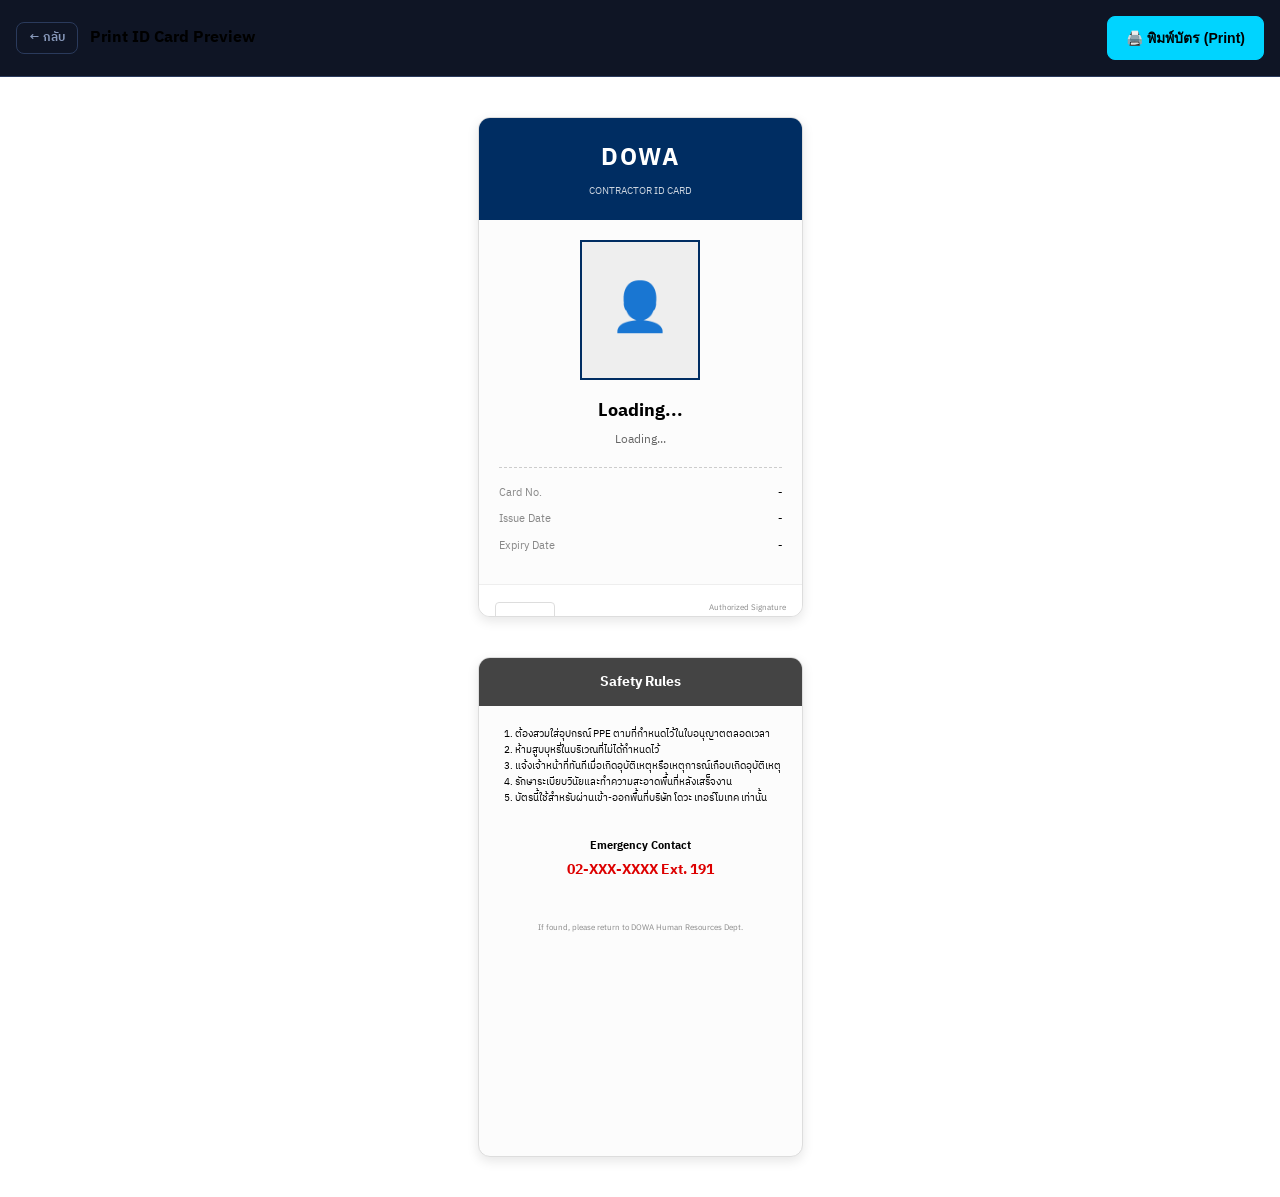
<file: contractors/print-card.html>
<!DOCTYPE html>
<html lang="th">
<head>
<meta charset="UTF-8">
<meta name="viewport" content="width=device-width, initial-scale=1.0">
<title>พิมพ์บัตรประจำตัวผู้รับเหมา — E-Work Permit System</title>
<link rel="stylesheet" href="../css/style.css">
<style>
  body { background: #fff; padding: 0; margin: 0; color: #000; }
  .print-container { padding: 40px; display: flex; flex-direction: column; align-items: center; gap: 40px; }
  
  .id-card {
    width: 325px; height: 500px;
    border: 1px solid #ddd;
    border-radius: 12px;
    background: #fcfcfc;
    overflow: hidden;
    display: flex;
    flex-direction: column;
    position: relative;
    box-shadow: 0 4px 12px rgba(0,0,0,0.1);
  }
  
  .card-header-print {
    background: #002D62; /* DOWA Dark Blue */
    color: #fff;
    padding: 20px;
    text-align: center;
  }
  .card-header-print .logo { font-size: 24px; font-weight: 800; letter-spacing: 2px; }
  .card-header-print .title { font-size: 10px; text-transform: uppercase; margin-top: 4px; opacity: 0.8; }
  
  .card-body-print {
    flex: 1;
    display: flex;
    flex-direction: column;
    align-items: center;
    padding: 20px;
  }
  
  .photo-box {
    width: 120px; height: 140px;
    border: 2px solid #002D62;
    background: #eee;
    margin-bottom: 16px;
    display: flex; align-items: center; justify-content: center;
    font-size: 48px; color: #ccc;
  }
  
  .name-print { font-size: 18px; font-weight: 700; color: #000; text-align: center; margin-bottom: 4px; }
  .company-print { font-size: 12px; color: #666; margin-bottom: 16px; }
  
  .card-info { width: 100%; border-top: 1px dashed #ccc; padding-top: 16px; }
  .info-row { display: flex; justify-content: space-between; margin-bottom: 8px; font-size: 11px; }
  .info-label { color: #888; }
  .info-val { font-weight: 600; }
  
  .card-footer-print {
    background: #fff;
    padding: 16px;
    border-top: 1px solid #eee;
    display: flex; justify-content: space-between; align-items: center;
  }
  
  .qr-box { width: 60px; height: 60px; background: #fff; border: 1px solid #ddd; }
  
  @media print {
    .no-print { display: none !important; }
    .print-container { padding: 0; gap: 20px; }
    .id-card { box-shadow: none; border: 1px solid #000; page-break-inside: avoid; }
    body { background: #fff; }
  }
</style>
</head>
<body>
<div class="no-print" style="background:var(--bg2);padding:16px;border-bottom:1px solid var(--border);display:flex;justify-content:space-between;align-items:center;">
  <div style="display:flex;align-items:center;gap:12px;">
    <a href="index.html" class="btn btn-ghost btn-sm">← กลับ</a>
    <h1 style="font-size:16px;margin:0;">Print ID Card Preview</h1>
  </div>
  <button class="btn btn-primary" onclick="window.print()">🖨️ พิมพ์บัตร (Print)</button>
</div>

<div class="print-container" id="print-area">
  <!-- Front Card -->
  <div class="id-card">
    <div class="card-header-print">
      <div class="logo">DOWA</div>
      <div class="title">Contractor ID Card</div>
    </div>
    <div class="card-body-print">
      <div class="photo-box">👤</div>
      <div class="name-print" id="p-name">Loading...</div>
      <div class="company-print" id="p-company">Loading...</div>
      
      <div class="card-info">
        <div class="info-row"><span class="info-label">Card No.</span><span class="info-val" id="p-card-no">-</span></div>
        <div class="info-row"><span class="info-label">Issue Date</span><span class="info-val" id="p-issue">-</span></div>
        <div class="info-row"><span class="info-label">Expiry Date</span><span class="info-val" id="p-expiry">-</span></div>
      </div>
    </div>
    <div class="card-footer-print">
      <div class="qr-box" id="p-qr"></div>
      <div style="text-align:right;">
        <div style="font-size:8px;color:#888;">Authorized Signature</div>
        <div style="height:30px;"></div>
        <div style="font-size:9px;font-weight:600;border-top:1px solid #000;padding-top:2px;">DOWA Safety Dept.</div>
      </div>
    </div>
  </div>

  <!-- Back Card -->
  <div class="id-card">
    <div class="card-header-print" style="background:#444;padding:12px;">
      <div style="font-size:14px;font-weight:700;">Safety Rules</div>
    </div>
    <div style="padding:20px;font-size:10px;line-height:1.6;">
      <ol style="padding-left:16px;">
        <li>ต้องสวมใส่อุปกรณ์ PPE ตามที่กำหนดไว้ในใบอนุญาตตลอดเวลา</li>
        <li>ห้ามสูบบุหรี่ในบริเวณที่ไม่ได้กำหนดไว้</li>
        <li>แจ้งเจ้าหน้าที่ทันทีเมื่อเกิดอุบัติเหตุหรือเหตุการณ์เกือบเกิดอุบัติเหตุ</li>
        <li>รักษาระเบียบวินัยและทำความสะอาดพื้นที่หลังเสร็จงาน</li>
        <li>บัตรนี้ใช้สำหรับผ่านเข้า-ออกพื้นที่บริษัท โดวะ เทอร์โมเทค เท่านั้น</li>
      </ol>
      <div style="margin-top:32px;text-align:center;">
        <div style="font-size:11px;font-weight:700;margin-bottom:4px;">Emergency Contact</div>
        <div style="font-size:14px;font-weight:700;color:#d00;">02-XXX-XXXX Ext. 191</div>
        <div style="margin-top:40px;color:#888;font-size:8px;">If found, please return to DOWA Human Resources Dept.</div>
      </div>
    </div>
  </div>
</div>

<script src="../js/db.js"></script>
<script>
  const params = new URLSearchParams(window.location.search);
  const id = params.get('id');
  if (id) {
    const contractor = dbGetById('contractors', id);
    if (contractor) {
      const company = dbGetById('contractor_companies', contractor.company_id);
      document.getElementById('p-name').textContent = `${contractor.first_name} ${contractor.last_name}`;
      document.getElementById('p-company').textContent = company?.company_name || '-';
      document.getElementById('p-card-no').textContent = contractor.card_number || '-';
      document.getElementById('p-issue').textContent = contractor.card_issue_date || '-';
      document.getElementById('p-expiry').textContent = contractor.card_expiry_date || '-';
      
      const qrUrl = `https://api.qrserver.com/v1/create-qr-code/?size=60x60&data=${contractor.card_number || contractor.id}`;
      document.getElementById('p-qr').innerHTML = `<img src="${qrUrl}" alt="QR" width="60">`;
    }
  }
</script>
</body>
</html>
</file>
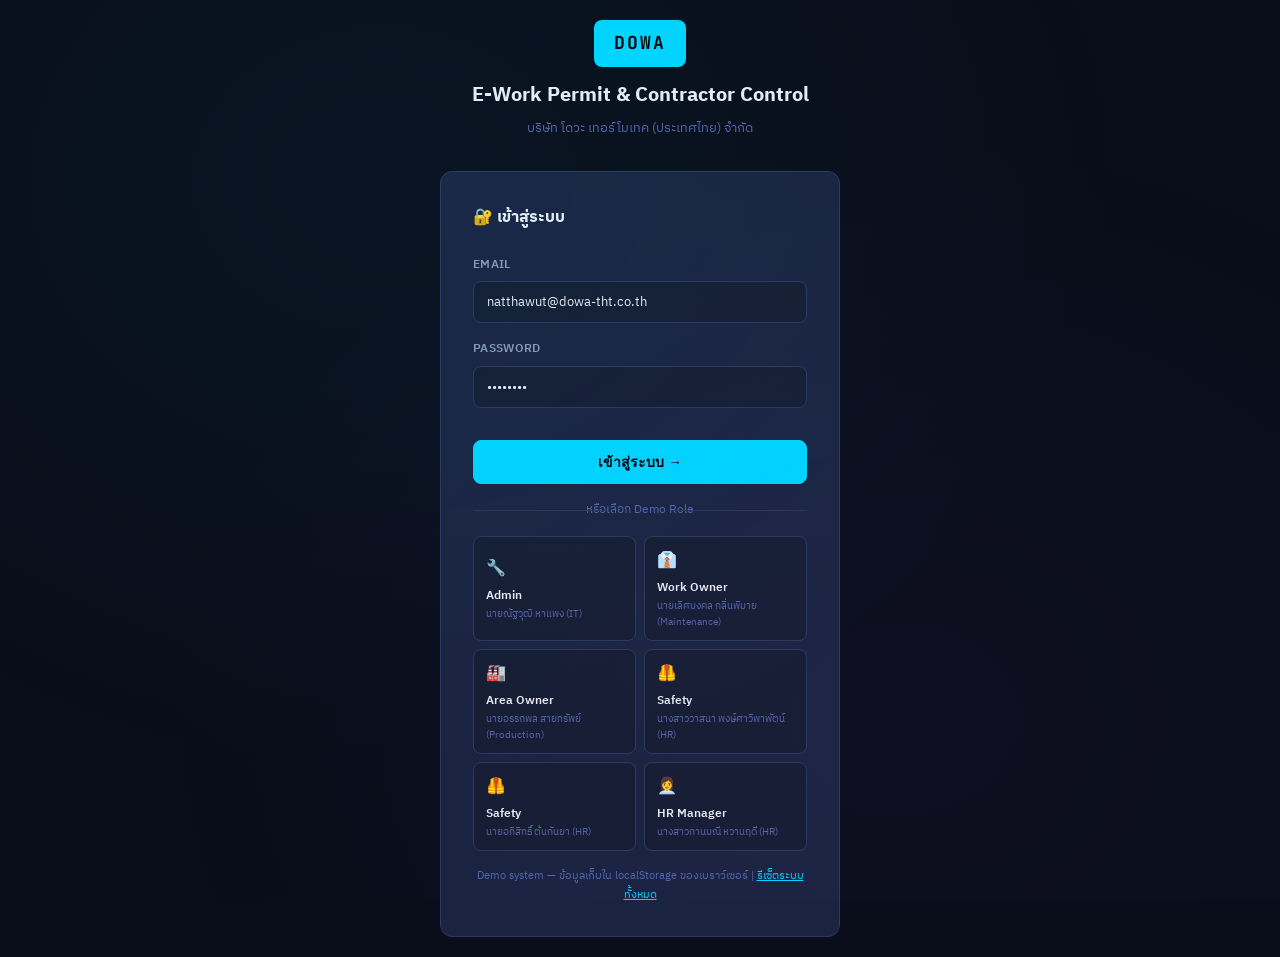
<file: contractors/register.html>
<!DOCTYPE html>
<html lang="th">
<head>
<meta charset="UTF-8">
<meta name="viewport" content="width=device-width, initial-scale=1.0">
<title>ลงทะเบียนผู้รับเหมา — E-Work Permit System</title>
<link rel="stylesheet" href="../css/style.css">
</head>
<body>
<div class="app-layout">
  <aside class="sidebar" id="sidebar"></aside>
  <div class="main-content">
    <header class="topbar">
      <div class="topbar-left">
        <span class="topbar-breadcrumb"><a href="../dashboard.html">Dashboard</a> / <a href="index.html">ผู้รับเหมา</a> /</span>
        <span class="topbar-title">📝 ลงทะเบียนผู้รับเหมา</span>
      </div>
    </header>

    <div class="page-content">
      <div class="page-header">
        <div><h1 id="page-h1">ลงทะเบียนผู้รับเหมาใหม่</h1><p id="page-p">กรอกข้อมูลและยืนยัน PDPA ก่อนออกบัตร</p></div>
        <a href="index.html" class="btn btn-ghost">← กลับ</a>
      </div>

      <div class="wizard-steps">
        <div class="wizard-step active" id="wiz-1">1 · ข้อมูลส่วนตัว</div>
        <div class="wizard-step" id="wiz-2">2 · PDPA Consent</div>
        <div class="wizard-step" id="wiz-3">3 · ใบเซอร์ (CER)</div>
        <div class="wizard-step" id="wiz-4">4 · ยืนยัน & ออกบัตร</div>
      </div>

      <!-- Step 1 -->
      <div class="wizard-panel active" id="panel-1">
        <div class="card mb-16">
          <div class="card-header"><span class="card-title">👤 ข้อมูลส่วนตัว</span></div>
          <div class="card-body">
            <div class="form-row">
              <div class="form-group">
                <label class="form-label">บริษัทผู้รับเหมา <span class="req">*</span></label>
                <select id="f-company" class="form-control" required>
                  <option value="">-- เลือกบริษัท --</option>
                </select>
              </div>
              <div class="form-group">
                <label class="form-label">สัญชาติ</label>
                <select id="f-nationality" class="form-control">
                  <option value="ไทย">ไทย</option>
                  <option value="เมียนมา">เมียนมา</option>
                  <option value="กัมพูชา">กัมพูชา</option>
                  <option value="ลาว">ลาว</option>
                  <option value="อื่นๆ">อื่นๆ</option>
                </select>
              </div>
            </div>
            <div class="form-row">
              <div class="form-group">
                <label class="form-label">ชื่อ <span class="req">*</span></label>
                <input type="text" id="f-fname" class="form-control" placeholder="ชื่อ" required>
              </div>
              <div class="form-group">
                <label class="form-label">นามสกุล <span class="req">*</span></label>
                <input type="text" id="f-lname" class="form-control" placeholder="นามสกุล" required>
              </div>
            </div>
            <div class="form-row">
              <div class="form-group">
                <label class="form-label">เลขบัตรประชาชน <span class="req">*</span></label>
                <input type="text" id="f-national-id" class="form-control" placeholder="X-XXXX-XXXXX-XX-X" maxlength="17" required>
              </div>
              <div class="form-group">
                <label class="form-label">วันเกิด</label>
                <input type="date" id="f-birth" class="form-control">
              </div>
            </div>
            <div class="form-row">
              <div class="form-group">
                <label class="form-label">เบอร์โทรศัพท์ <span class="req">*</span></label>
                <input type="text" id="f-phone" class="form-control" placeholder="08X-XXX-XXXX" required>
              </div>
              <div class="form-group">
                <label class="form-label">อีเมล</label>
                <input type="email" id="f-email" class="form-control" placeholder="example@email.com">
              </div>
            </div>
          </div>
        </div>
        <div class="flex-between">
          <div></div>
          <button type="button" class="btn btn-primary" onclick="nextStep(2)">ถัดไป: PDPA →</button>
        </div>
      </div>

      <!-- Step 2: PDPA -->
      <div class="wizard-panel" id="panel-2">
        <div class="card mb-16">
          <div class="card-header">
            <span class="card-title">📄 แบบฟอร์มความยินยอม PDPA</span>
            <span class="badge badge-accent">ส่วนที่ 1/2</span>
          </div>
          <div class="card-body">
            <div class="info-box mb-16">
              <strong>ประกาศความเป็นส่วนตัว:</strong> บริษัท โดวะ เทอร์โมเทค (ประเทศไทย) จำกัด เก็บข้อมูลส่วนบุคคลของท่านเพื่อวัตถุประสงค์ในการบริหารความปลอดภัย การควบคุมการเข้าออกพื้นที่ และการจัดทำเอกสารตามกฎหมาย ท่านมีสิทธิ์ในการเข้าถึง แก้ไข หรือขอลบข้อมูลได้ตลอดเวลา
            </div>

            <h3 class="sub"><span>ส่วนที่ 1</span> ข้อมูลส่วนบุคคลทั่วไป</h3>
            <div style="background:var(--bg3);border:1px solid var(--border);border-radius:8px;padding:16px;margin-bottom:16px;">
              <p style="font-size:13px;color:var(--text2);margin-bottom:12px;">ข้าพเจ้ายินยอมให้บริษัทฯ เก็บรวบรวม ใช้ และเปิดเผยข้อมูลส่วนบุคคลดังนี้:</p>
              <ul style="list-style:none;display:flex;flex-direction:column;gap:8px;">
                <li style="display:flex;gap:10px;align-items:start;font-size:13px;color:var(--text2);">✓ ชื่อ-นามสกุล เลขบัตรประชาชน วันเกิด สัญชาติ</li>
                <li style="display:flex;gap:10px;align-items:start;font-size:13px;color:var(--text2);">✓ รูปถ่าย สำหรับระบุตัวตนและพิมพ์บัตร</li>
                <li style="display:flex;gap:10px;align-items:start;font-size:13px;color:var(--text2);">✓ ประวัติการเข้าพื้นที่และ Work Permit</li>
                <li style="display:flex;gap:10px;align-items:start;font-size:13px;color:var(--text2);">✓ ใบรับรองและประวัติการฝึกอบรม</li>
              </ul>
            </div>
            <div class="form-group">
              <label class="checkbox-item" onclick="toggleCheck(this)" id="lbl-consent1">
                <input type="checkbox" id="cb-consent1">
                ข้าพเจ้ายินยอมให้เก็บข้อมูลส่วนบุคคลทั่วไปตามที่ระบุข้างต้น
              </label>
            </div>

            <h3 class="sub"><span>ส่วนที่ 2</span> ข้อมูลสุขภาพ (Sensitive Personal Data)</h3>
            <div style="background:var(--bg3);border:1px solid var(--border);border-radius:8px;padding:16px;margin-bottom:16px;">
              <p style="font-size:13px;color:var(--text2);margin-bottom:12px;">บริษัทฯ อาจจำเป็นต้องเก็บข้อมูลสุขภาพเพื่อการประเมินความเสี่ยงในการทำงาน:</p>
              <ul style="list-style:none;display:flex;flex-direction:column;gap:8px;">
                <li style="display:flex;gap:10px;align-items:start;font-size:13px;color:var(--text2);">⚕️ ผลการตรวจสุขภาพประจำปี</li>
                <li style="display:flex;gap:10px;align-items:start;font-size:13px;color:var(--text2);">⚕️ ข้อจำกัดทางสุขภาพที่เกี่ยวข้องกับงาน</li>
              </ul>
            </div>
            <div class="form-group">
              <label class="form-label">ความยินยอมข้อมูลสุขภาพ</label>
              <div style="display:flex;flex-direction:column;gap:8px;">
                <label class="checkbox-item" onclick="toggleRadio(this, 'health-consent', 'yes')" id="lbl-health-yes">
                  <input type="radio" name="health-consent" value="yes"> ยินยอมให้เก็บข้อมูลสุขภาพ
                </label>
                <label class="checkbox-item" onclick="toggleRadio(this, 'health-consent', 'no')" id="lbl-health-no">
                  <input type="radio" name="health-consent" value="no"> ไม่ยินยอม
                </label>
              </div>
            </div>
          </div>
        </div>
        <div class="flex-between">
          <button type="button" class="btn btn-ghost" onclick="nextStep(1)">← ย้อนกลับ</button>
          <button type="button" class="btn btn-primary" onclick="nextStep(3)">ถัดไป: ใบเซอร์ →</button>
        </div>
      </div>

      <!-- Step 3: Certificates -->
      <div class="wizard-panel" id="panel-3">
        <div class="card mb-16">
          <div class="card-header">
            <span class="card-title">📄 ใบรับรอง (CER)</span>
            <button type="button" class="btn btn-secondary btn-sm" onclick="openModal('modal-cert')">➕ เพิ่มใบเซอร์</button>
          </div>
          <div class="card-body">
            <div id="cert-list">
              <div class="empty-state" style="padding:30px;">
                <div class="empty-icon" style="font-size:24px;">📄</div>
                <p>ยังไม่มีใบเซอร์ (สามารถเพิ่มภายหลังได้)</p>
              </div>
            </div>
          </div>
        </div>
        <div class="flex-between">
          <button type="button" class="btn btn-ghost" onclick="nextStep(2)">← ย้อนกลับ</button>
          <button type="button" class="btn btn-primary" onclick="nextStep(4)">ถัดไป: ยืนยัน →</button>
        </div>
      </div>

      <!-- Step 4: Confirm -->
      <div class="wizard-panel" id="panel-4">
        <div class="card mb-16">
          <div class="card-header"><span class="card-title">📋 สรุปข้อมูลการลงทะเบียน</span></div>
          <div class="card-body" id="review-content"></div>
        </div>
        <div class="flex-between">
          <button type="button" class="btn btn-ghost" onclick="nextStep(3)">← ย้อนกลับ</button>
          <button type="button" class="btn btn-primary" onclick="submitRegistration()">✅ ยืนยันการลงทะเบียน & ออกบัตร</button>
        </div>
      </div>
    </div>
  </div>
</div>

<!-- Add Cert Modal -->
<div class="modal-overlay" id="modal-cert">
  <div class="modal">
    <div class="modal-header">
      <span class="modal-title">➕ เพิ่มใบเซอร์</span>
      <button class="modal-close" onclick="closeModal('modal-cert')">✕</button>
    </div>
    <div class="modal-body">
      <div class="form-row">
        <div class="form-group">
          <label class="form-label">ประเภท</label>
          <select id="c-type" class="form-control">
            <option value="Safety">Safety Training</option>
            <option value="HotWork">Hot Work</option>
            <option value="Electrical">Electrical</option>
            <option value="Confined">Confined Space</option>
            <option value="Height">Working at Height</option>
            <option value="Chemical">Chemical</option>
            <option value="Other">อื่นๆ</option>
          </select>
        </div>
        <div class="form-group">
          <label class="form-label">ชื่อใบเซอร์ <span class="req">*</span></label>
          <input type="text" id="c-name" class="form-control" placeholder="ชื่อใบรับรอง">
        </div>
      </div>
      <div class="form-row">
        <div class="form-group">
          <label class="form-label">วันออก</label>
          <input type="date" id="c-issued" class="form-control">
        </div>
        <div class="form-group">
          <label class="form-label">วันหมดอายุ <span class="req">*</span></label>
          <input type="date" id="c-expiry" class="form-control" required>
        </div>
      </div>
      <div class="form-group">
        <label class="form-label">หน่วยงานออก</label>
        <input type="text" id="c-issuer" class="form-control" placeholder="ชื่อหน่วยงาน">
      </div>
    </div>
    <div class="modal-footer">
      <button class="btn btn-ghost" onclick="closeModal('modal-cert')">ยกเลิก</button>
      <button class="btn btn-primary" onclick="addCert()">เพิ่ม</button>
    </div>
  </div>
</div>

<script src="../js/db.js"></script>
<script src="../js/utils.js"></script>
<script>
  const user = requireAuth('../index.html');
  let currentStep = 1;
  let pendingCerts = [];

  if (user) {
    renderSidebar('../');
    if (!canDo(user, 'manage_contractors')) {
      showToast('ไม่มีสิทธิ์', 'error');
      setTimeout(() => window.location.href = 'index.html', 1500);
    }
    const companies = dbGetAll('contractor_companies').filter(c => c.status === 'ACTIVE');
    const sel = document.getElementById('f-company');
    companies.forEach(c => {
      const opt = document.createElement('option');
      opt.value = c.id;
      opt.textContent = c.company_name;
      sel.appendChild(opt);
    });

    // Check for Edit ID
    const urlParams = new URLSearchParams(window.location.search);
    const editId = urlParams.get('id');
    if (editId) {
      loadEditData(editId);
    }
  }

  let editingId = null;
  function loadEditData(id) {
    const c = dbGetById('contractors', id);
    if (!c) return;
    editingId = id;
    document.getElementById('page-h1').textContent = 'แก้ไขข้อมูลผู้รับเหมา';
    document.getElementById('page-p').textContent = `แก้ไขข้อมูลของ ${c.first_name} ${c.last_name}`;
    
    document.getElementById('f-company').value = c.company_id;
    document.getElementById('f-fname').value = c.first_name;
    document.getElementById('f-lname').value = c.last_name;
    document.getElementById('f-national-id').value = c.national_id;
    document.getElementById('f-birth').value = c.birth_date;
    document.getElementById('f-nationality').value = c.nationality;
    document.getElementById('f-phone').value = c.phone;
    document.getElementById('f-email').value = c.email;

    if (c.pdpa_consent_at) {
      const cb = document.getElementById('cb-consent1');
      cb.checked = true;
      document.getElementById('lbl-consent1').classList.add('checked');
    }

    // Load certs
    pendingCerts = dbGetAll('contractor_certificates').filter(cert => cert.contractor_id === id);
    renderCertList();
  }

  function toggleCheck(label) {
    const cb = label.querySelector('input[type="checkbox"]');
    cb.checked = !cb.checked;
    label.classList.toggle('checked', cb.checked);
  }

  function toggleRadio(label, name, value) {
    document.querySelectorAll(`input[name="${name}"]`).forEach(r => {
      r.parentElement.classList.remove('checked');
    });
    label.classList.add('checked');
    label.querySelector('input').checked = true;
  }

  function nextStep(step) {
    if (step > currentStep && !validateStep(currentStep)) return;
    currentStep = step;
    for (let i = 1; i <= 4; i++) {
      document.getElementById(`panel-${i}`)?.classList.toggle('active', i === step);
      const wiz = document.getElementById(`wiz-${i}`);
      wiz.classList.remove('active','done');
      if (i === step) wiz.classList.add('active');
      else if (i < step) wiz.classList.add('done');
    }
    if (step === 4) renderReview();
  }

  function validateStep(step) {
    if (step === 1) {
      const required = ['f-company','f-fname','f-lname','f-national-id','f-phone'];
      for (const id of required) {
        if (!document.getElementById(id).value.trim()) {
          showToast('กรุณากรอกข้อมูลให้ครบถ้วน', 'error');
          document.getElementById(id).focus();
          return false;
        }
      }
    }
    if (step === 2) {
      if (!document.getElementById('cb-consent1').checked) {
        showToast('กรุณายินยอมการเก็บข้อมูลส่วนบุคคล', 'error');
        return false;
      }
    }
    return true;
  }

  function addCert() {
    const name = document.getElementById('c-name').value.trim();
    const expiry = document.getElementById('c-expiry').value;
    if (!name || !expiry) { showToast('กรุณากรอกชื่อใบเซอร์และวันหมดอายุ', 'error'); return; }
    const days = daysUntil(expiry);
    pendingCerts.push({
      cert_type: document.getElementById('c-type').value,
      cert_name: name,
      issued_date: document.getElementById('c-issued').value,
      expiry_date: expiry,
      issued_by: document.getElementById('c-issuer').value,
      status: days < 0 ? 'EXPIRED' : days <= 30 ? 'EXPIRING' : 'VALID',
    });
    renderCertList();
    closeModal('modal-cert');
    showToast('เพิ่มใบเซอร์แล้ว', 'success');
    document.getElementById('c-name').value = '';
    document.getElementById('c-expiry').value = '';
    document.getElementById('c-issuer').value = '';
  }

  function renderCertList() {
    const el = document.getElementById('cert-list');
    if (pendingCerts.length === 0) {
      el.innerHTML = '<div class="empty-state" style="padding:30px;"><div class="empty-icon" style="font-size:24px;">📄</div><p>ยังไม่มีใบเซอร์</p></div>';
      return;
    }
    el.innerHTML = `<table class="data-table"><thead><tr><th>ประเภท</th><th>ชื่อใบเซอร์</th><th>หมดอายุ</th><th>สถานะ</th><th></th></tr></thead><tbody>
      ${pendingCerts.map((c,i) => `<tr>
        <td><span class="badge badge-accent">${c.cert_type}</span></td>
        <td class="td-main">${c.cert_name}</td>
        <td>${formatDate(c.expiry_date)}</td>
        <td>${certBadge(c.status)}</td>
        <td><button class="btn btn-ghost btn-sm" onclick="removeCert(${i})">✕</button></td>
      </tr>`).join('')}
    </tbody></table>`;
  }

  function removeCert(i) { pendingCerts.splice(i, 1); renderCertList(); }

  function renderReview() {
    const compId = document.getElementById('f-company').value;
    const company = dbGetById('contractor_companies', compId);
    document.getElementById('review-content').innerHTML = `
      <div class="detail-row">
        <div class="detail-field"><div class="detail-label">ชื่อ-นามสกุล</div><div class="detail-value">${document.getElementById('f-fname').value} ${document.getElementById('f-lname').value}</div></div>
        <div class="detail-field"><div class="detail-label">บริษัท</div><div class="detail-value text-accent">${company?.company_name||'-'}</div></div>
      </div>
      <div class="detail-row">
        <div class="detail-field"><div class="detail-label">เลขบัตรประชาชน</div><div class="detail-value mono">${document.getElementById('f-national-id').value}</div></div>
        <div class="detail-field"><div class="detail-label">เบอร์โทร</div><div class="detail-value">${document.getElementById('f-phone').value}</div></div>
      </div>
      <hr class="divider">
      <div class="detail-row">
        <div class="detail-field"><div class="detail-label">PDPA Consent</div><div class="detail-value text-green">✓ ยินยอมแล้ว</div></div>
        <div class="detail-field"><div class="detail-label">ใบเซอร์</div><div class="detail-value">${pendingCerts.length} ใบ</div></div>
      </div>`;
  }

  function submitRegistration() {
    const compId = document.getElementById('f-company').value;
    const allContractors = dbGetAll('contractors');
    const today = todayStr();
    
    const data = {
      company_id: compId,
      first_name: document.getElementById('f-fname').value,
      last_name: document.getElementById('f-lname').value,
      national_id: document.getElementById('f-national-id').value,
      birth_date: document.getElementById('f-birth').value,
      nationality: document.getElementById('f-nationality').value,
      phone: document.getElementById('f-phone').value,
      email: document.getElementById('f-email').value,
      pdpa_consent_at: new Date().toISOString(),
    };

    let savedContractor;
    if (editingId) {
      savedContractor = dbUpdate('contractors', editingId, data);
      // Clean up old certs before re-saving (for simplicity in demo)
      const allCerts = dbGetAll('contractor_certificates').filter(cert => cert.contractor_id !== editingId);
      dbSaveTable('contractor_certificates', allCerts);
    } else {
      const cardNum = `CTR-${new Date().getFullYear()}-${String(allContractors.length + 1).padStart(3,'0')}`;
      const expiry = new Date(Date.now() + 365*24*3600*1000).toISOString().slice(0,10);
      data.card_number = cardNum;
      data.card_issue_date = today;
      data.card_expiry_date = expiry;
      data.status = 'ACTIVE';
      data.photo_url = '';
      savedContractor = dbInsert('contractors', data);
    }

    // Save certs
    pendingCerts.forEach(cert => {
      dbInsert('contractor_certificates', { ...cert, contractor_id: savedContractor.id, verified_by: user.id, verified_at: new Date().toISOString() });
    });

    showToast(editingId ? '✅ อัพเดทข้อมูลสำเร็จ' : '✅ ลงทะเบียนสำเร็จ!', 'success');
    setTimeout(() => window.location.href = `detail.html?id=${savedContractor.id}`, 1200);
  }
</script>
</body>
</html>
</file>
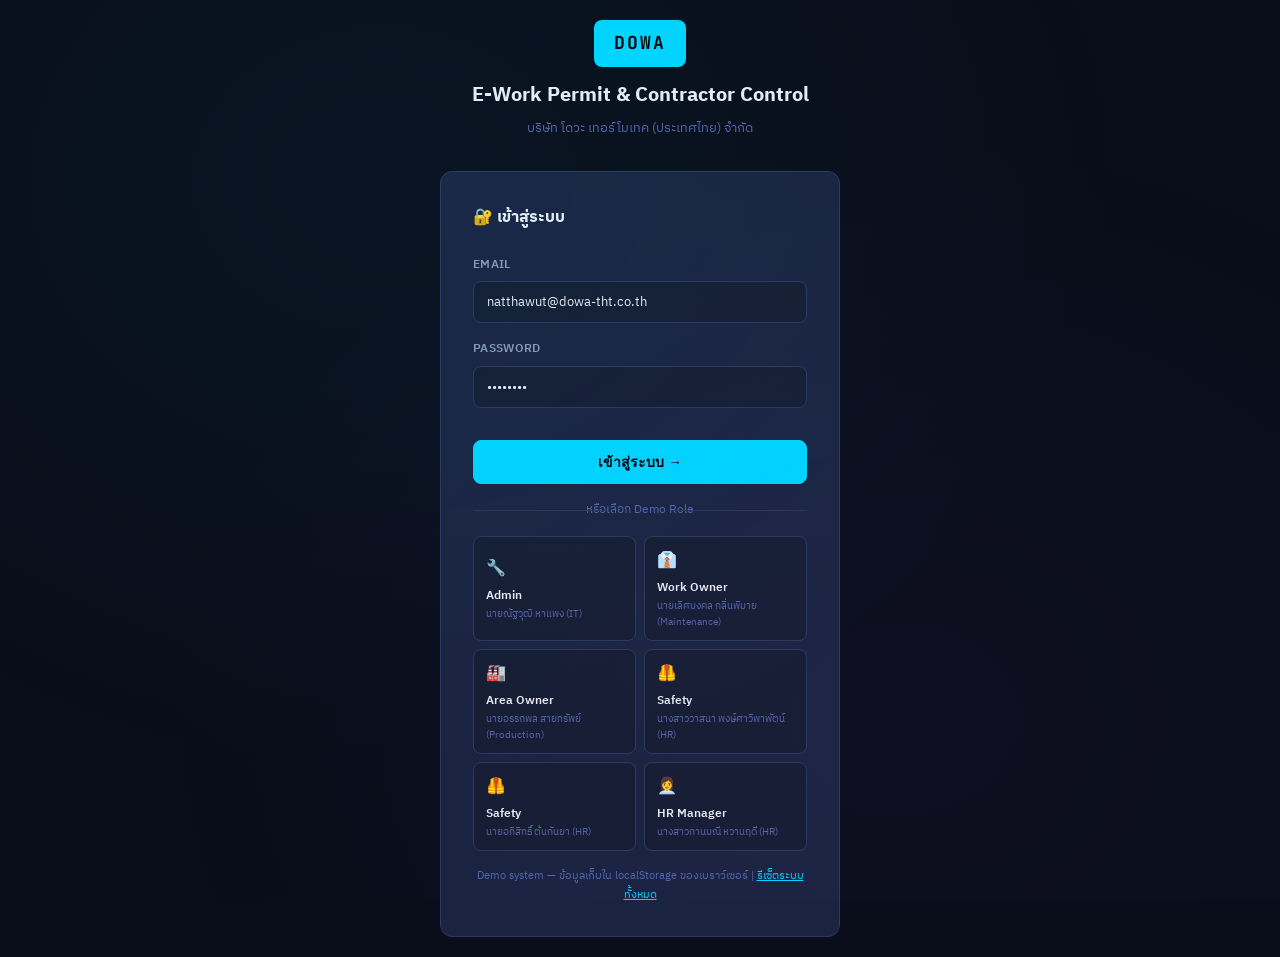
<file: work-permits/create.html>
<!DOCTYPE html>
<html lang="th">
<head>
<meta charset="UTF-8">
<meta name="viewport" content="width=device-width, initial-scale=1.0">
<title>สร้าง Work Permit — E-Work Permit System</title>
<link rel="stylesheet" href="../css/style.css">
<style>
  .type-selection { display: grid; grid-template-columns: 1fr 1fr; gap: 16px; margin-bottom: 24px; }
  .type-card {
    border: 2px solid var(--border);
    border-radius: 12px;
    padding: 20px;
    text-align: center;
    cursor: pointer;
    transition: all 0.2s;
    background: var(--surface);
  }
  .type-card:hover { border-color: var(--accent); background: var(--bg3); }
  .type-card.active { border-color: var(--accent); background: var(--accent-dim); box-shadow: 0 0 15px var(--accent-dim); }
  .type-card .icon { font-size: 32px; margin-bottom: 8px; display: block; }
  .type-card .label { font-weight: 700; color: var(--text); }
  
  .ppe-grid { display: grid; grid-template-columns: repeat(auto-fill, minmax(110px, 1fr)); gap: 10px; }
  .ppe-item {
    border: 1px solid var(--border);
    border-radius: 8px;
    padding: 12px 8px;
    text-align: center;
    cursor: pointer;
    transition: all 0.15s;
    font-size: 11px;
    background: var(--bg3);
  }
  .ppe-item:hover { border-color: var(--accent); }
  .ppe-item.active { background: var(--accent); color: #000; border-color: var(--accent); font-weight: 600; }
  .ppe-item .icon { font-size: 20px; display: block; margin-bottom: 4px; }

  .review-table { width: 100%; border-collapse: collapse; font-size: 13px; margin-bottom: 20px; }
  .review-table th, .review-table td { padding: 12px; border: 1px solid var(--border); text-align: left; }
  .review-table th { background: var(--bg3); color: var(--text2); font-weight: 600; width: 30%; }
  
  .signature-pad-container {
    background: #fff;
    border: 1px solid var(--border);
    border-radius: var(--radius-sm);
    position: relative;
    width: 100%;
    height: 180px;
    margin-top: 10px;
  }
  .signature-pad-container canvas { width: 100%; height: 100%; cursor: crosshair; }
  .signature-pad-controls { position: absolute; top: 10px; right: 10px; display: flex; gap: 8px; }

  .worker-tag {
    background: var(--bg3);
    border: 1px solid var(--border);
    border-radius: 8px;
    padding: 10px 14px;
    display: flex;
    align-items: center;
    justify-content: space-between;
    gap: 12px;
  }
  .worker-tag img { width: 32px; height: 32px; border-radius: 50%; object-fit: cover; background: var(--border); }
</style>
</head>
<body>
<div class="app-layout">
  <aside class="sidebar" id="sidebar"></aside>
  <div class="main-content">
    <header class="topbar">
      <div class="topbar-left">
        <span class="topbar-breadcrumb"><a href="../dashboard.html">Dashboard</a> / <a href="index.html">Work Permits</a> /</span>
        <span class="topbar-title">➕ สร้าง Work Permit ใหม่</span>
      </div>
      <div class="topbar-right">
        <span id="topbar-user" class="text-sm text-muted"></span>
      </div>
    </header>

    <div class="page-content">
      <div class="page-header" style="max-width: 800px; margin: 0 auto 24px auto;">
        <div>
          <h1>สร้าง Work Permit</h1>
          <p>กรอกข้อมูลและระบุมาตรการความปลอดภัยให้ครบถ้วน</p>
        </div>
        <a href="index.html" class="btn btn-ghost">← กลับ</a>
      </div>

      <div class="wizard-container" style="max-width: 800px; margin: 0 auto;">
        <div class="wizard-steps mb-24">
          <div class="wizard-step active" id="wiz-1">1. ข้อมูลหลัก</div>
          <div class="wizard-step" id="wiz-2">2. มาตรการ & PPE</div>
          <div class="wizard-step" id="wiz-3">3. ทีมงาน & เอกสาร</div>
          <div class="wizard-step" id="wiz-4">4. สรุปผล</div>
        </div>

        <form id="wp-form">
          <!-- Step 1: Basic Info -->
          <div class="wizard-panel active" id="panel-1">
            <div class="card mb-16">
              <div class="card-header"><span class="card-title">📋 รายละเอียดงาน</span></div>
              <div class="card-body">
                <div class="form-group">
                  <label class="form-label">บริษัทผู้รับเหมา <span class="req">*</span></label>
                  <select id="f-company" class="form-control" required onchange="loadContractorsForCompany()">
                    <option value="">-- เลือกบริษัท --</option>
                  </select>
                </div>
                <div class="form-group">
                  <label class="form-label">พื้นที่ปฏิบัติงาน <span class="req">*</span></label>
                  <input type="text" id="f-area" class="form-control" placeholder="เช่น อาคาร A ชั้น 3, ห้องไฟฟ้า" required>
                </div>
                <div class="form-group">
                  <label class="form-label">รายละเอียดลักษณะงาน <span class="req">*</span></label>
                  <textarea id="f-desc" class="form-control" rows="3" placeholder="อธิบายงานที่จะทำโดยละเอียด..." required></textarea>
                </div>
                <div class="grid-2 gap-16">
                  <div class="form-group">
                    <label class="form-label">วันที่เริ่มงาน <span class="req">*</span></label>
                    <input type="date" id="f-start-date" class="form-control" required>
                  </div>
                  <div class="form-group">
                    <label class="form-label">วันที่สิ้นสุด <span class="req">*</span></label>
                    <input type="date" id="f-end-date" class="form-control" required>
                  </div>
                </div>
              </div>
            </div>

            <div class="card mb-16">
              <div class="card-header"><span class="card-title">👤 ผู้ควบคุมงาน</span></div>
              <div class="card-body">
                <div class="grid-2 gap-16">
                  <div class="form-group">
                    <label class="form-label">ผู้คุมงาน (ผู้รับเหมา) <span class="req">*</span></label>
                    <input type="text" id="f-supervisor" class="form-control" placeholder="ชื่อ-นามสกุล" required>
                  </div>
                  <div class="form-group">
                    <label class="form-label">เบอร์โทรศัพท์</label>
                    <input type="text" id="f-supervisor-phone" class="form-control" placeholder="08X-XXX-XXXX">
                  </div>
                </div>
                <div class="grid-2 gap-16">
                  <div class="form-group">
                    <label class="form-label">เจ้าของงาน (DOWA Owner) <span class="req">*</span></label>
                    <input type="text" id="f-owner" class="form-control" placeholder="ระบุชื่อพนักงาน DOWA ที่คุมงาน" required>
                  </div>
                  <div class="form-group">
                    <label class="form-label">เบอร์โทรศัพท์ DOWA</label>
                    <input type="text" id="f-owner-phone" class="form-control" placeholder="เบอร์โทรภายใน หรือ มือถือ">
                  </div>
                </div>
              </div>
            </div>

            <div class="flex-end">
              <button type="button" class="btn btn-primary" onclick="nextStep(2)">ถัดไป: มาตรการความปลอดภัย →</button>
            </div>
          </div>

          <!-- Step 2: Safety Measures -->
          <div class="wizard-panel" id="panel-2">
            <div class="card mb-16">
              <div class="card-header"><span class="card-title">🔥 ประเภทงานความเสี่ยงสูง</span></div>
              <div class="card-body">
                <div class="type-selection">
                  <div class="type-card" id="type-hot" onclick="toggleMainType('HOT_WORK')">
                    <span class="icon">🔥</span>
                    <span class="label">Hot Work (งานร้อน)</span>
                    <p class="text-xs text-muted mt-4">งานที่เกิดความร้อนหรือประกายไฟ เช่น เชื่อม, ตัดโลหะ</p>
                  </div>
                  <div class="type-card" id="type-cold" onclick="toggleMainType('COLD_WORK')">
                    <span class="icon">❄️</span>
                    <span class="label">Cold Work (งานทั่วไป)</span>
                    <p class="text-xs text-muted mt-4">งานซ่อมบำรุงทั่วไปที่ไม่มีประกายไฟ</p>
                  </div>
                </div>
                <div id="sub-types-container" class="grid-2 gap-24 mb-16">
                  <div id="hot-subs" style="display:none;">
                    <p class="text-xs font-bold mb-8 text-accent">ลักษณะงานร้อน:</p>
                    <div id="hot-subs-list" class="grid-1 gap-8"></div>
                  </div>
                  <div id="cold-subs" style="display:none;">
                    <p class="text-xs font-bold mb-8 text-blue">ลักษณะงานทั่วไป:</p>
                    <div id="cold-subs-list" class="grid-1 gap-8"></div>
                  </div>
                </div>
              </div>
            </div>

            <div class="card mb-16">
              <div class="card-header"><span class="card-title">⛑️ อุปกรณ์ป้องกันส่วนบุคคล (PPE)</span></div>
              <div class="card-body">
                <div class="ppe-grid" id="ppe-container"></div>
              </div>
            </div>

            <div class="card mb-16">
              <div class="card-header"><span class="card-title">🧠 KYM / การวิเคราะห์ความเสี่ยง</span></div>
              <div class="card-body">
                <div class="form-group">
                  <label class="form-label">มาตรการป้องกันและควบคุมอันตราย</label>
                  <textarea id="f-kym" class="form-control" rows="4" placeholder="ระบุอันตรายที่คาดว่าจะเกิด และมาตรการป้องกัน..."></textarea>
                </div>
              </div>
            </div>

            <div class="flex-between">
              <button type="button" class="btn btn-ghost" onclick="nextStep(1)">← ย้อนกลับ</button>
              <button type="button" class="btn btn-primary" onclick="nextStep(3)">ถัดไป: รายชื่อทีมงาน →</button>
            </div>
          </div>

          <!-- Step 3: Team & Docs -->
          <div class="wizard-panel" id="panel-3">
            <div class="card mb-16">
              <div class="card-header">
                <span class="card-title">👷 รายชื่อคนงาน</span>
                <button type="button" class="btn btn-secondary btn-sm" onclick="openAddWorker()">➕ เพิ่มคนงาน</button>
              </div>
              <div class="card-body">
                <div id="workers-list" class="grid-2 gap-8">
                  <div class="empty-state" style="grid-column: 1 / -1; padding: 24px;">
                    <p class="text-muted">ยังไม่ได้ระบุรายชื่อคนงาน</p>
                  </div>
                </div>
              </div>
            </div>

            <div class="card mb-16">
              <div class="card-header"><span class="card-title">📎 เอกสารแนบ</span></div>
              <div class="card-body">
                <div class="form-group">
                  <label class="form-label">อัปโหลดแผนผัง/ใบประเมินความเสี่ยง (จำลอง)</label>
                  <div style="border: 2px dashed var(--border); padding: 32px; text-align: center; border-radius: 8px; background: var(--bg3);">
                    <div style="font-size:32px; margin-bottom:8px;">📄</div>
                    <p class="text-sm text-muted">ลากไฟล์มาวาง หรือ <span class="text-accent" style="cursor:pointer;text-decoration:underline;">เลือกไฟล์</span></p>
                    <input type="file" id="f-docs" style="display:none;" multiple onchange="handleFiles(this)">
                  </div>
                  <div id="file-list" class="mt-12 flex-center gap-8 flex-wrap">
                    <div class="badge badge-accent">Risk_Assessment.pdf</div>
                    <div class="badge badge-accent">Site_Plan.jpg</div>
                  </div>
                </div>
              </div>
            </div>

            <div class="flex-between">
              <button type="button" class="btn btn-ghost" onclick="nextStep(2)">← ย้อนกลับ</button>
              <button type="button" class="btn btn-primary" onclick="nextStep(4)">ถัดไป: ตรวจสอบข้อมูล →</button>
            </div>
          </div>

          <!-- Step 4: Summary -->
          <div class="wizard-panel" id="panel-4">
            <div class="card mb-16">
              <div class="card-header"><span class="card-title">📄 สรุปข้อมูล Work Permit</span></div>
              <div class="card-body">
                <div id="review-content"></div>
                
                <div class="mt-24">
                  <label class="form-label">✍️ ลงนามยืนยันข้อมูล (Digital Signature)</label>
                  <div class="signature-pad-container">
                    <canvas id="sig-pad"></canvas>
                    <div class="signature-pad-controls">
                      <button type="button" class="btn btn-ghost btn-sm" onclick="clearSig()">ล้าง</button>
                    </div>
                  </div>
                  <p class="text-xs text-muted mt-8">การกดส่งคำขอถือเป็นการยืนยันว่าข้อมูลข้างต้นถูกต้องและเป็นความจริง</p>
                </div>
              </div>
            </div>

            <div class="info-box mb-24">
              <strong>💡 รหัส Permit ที่ระบบจะสร้าง:</strong> <span id="preview-code" class="mono text-accent">WP-202605-XXX</span>
            </div>

            <div class="flex-between">
              <button type="button" class="btn btn-ghost" onclick="nextStep(3)">← ย้อนกลับ</button>
              <div class="flex-center gap-8">
                <button type="button" class="btn btn-secondary" onclick="submitPermit('DRAFT')">💾 บันทึกฉบับร่าง</button>
                <button type="button" class="btn btn-primary" onclick="submitPermit('PENDING_OWNER')">🚀 ส่งขออนุมัติ</button>
              </div>
            </div>
          </div>
        </form>
      </div>
    </div>
  </div>
</div>

<!-- Modal: Add Worker -->
<div class="modal-overlay" id="modal-worker">
  <div class="modal">
    <div class="modal-header">
      <span class="modal-title">👷 จัดการทีมงาน</span>
      <button class="modal-close" onclick="closeModal('modal-worker')">✕</button>
    </div>
    <div class="modal-body">
      <div class="wizard-steps mb-16" style="font-size: 11px;">
        <div class="wizard-step active" id="tab-w-select" onclick="switchWorkerTab('select')" style="padding: 6px 12px; cursor: pointer;">เลือกจากฐานข้อมูล</div>
        <div class="wizard-step" id="tab-w-add" onclick="switchWorkerTab('add')" style="padding: 6px 12px; cursor: pointer;">เพิ่มคนงานใหม่</div>
      </div>

      <!-- Tab: Select -->
      <div id="worker-tab-select">
        <p class="text-xs text-muted mb-12">รายชื่อคนงานที่ขึ้นทะเบียนไว้แล้วกับบริษัทนี้</p>
        <div id="contractor-selection" class="grid-1 gap-8"></div>
      </div>

      <!-- Tab: Add New -->
      <div id="worker-tab-add" style="display:none;">
        <div class="form-group">
          <label class="form-label text-xs">เลขประจำตัวประชาชน <span class="req">*</span></label>
          <input type="text" id="w-new-id" class="form-control" placeholder="X-XXXX-XXXXX-XX-X" oninput="lookupWorker(this.value)">
          <div id="w-lookup-msg" class="text-xs mt-4" style="display:none;"></div>
        </div>
        <div class="grid-2 gap-8 mb-12">
          <div class="form-group">
            <label class="form-label text-xs">ชื่อ <span class="req">*</span></label>
            <input type="text" id="w-new-fname" class="form-control">
          </div>
          <div class="form-group">
            <label class="form-label text-xs">นามสกุล <span class="req">*</span></label>
            <input type="text" id="w-new-lname" class="form-control">
          </div>
        </div>
        <div class="form-group">
          <label class="form-label text-xs">📎 แนบใบประกาศ/Certificates (ถ้ามี)</label>
          <div class="info-box" style="padding: 12px; background: var(--bg3); border-style: dashed;">
            <input type="file" id="w-new-certs" multiple class="form-control text-xs" style="border:none; padding:0;">
          </div>
        </div>
        <button type="button" class="btn btn-primary w-100" onclick="addNewWorkerToSession()">เพิ่มเข้าทีมงาน</button>
      </div>
    </div>
  </div>
</div>

<script src="../js/db.js"></script>
<script src="../js/utils.js"></script>
<script>
  const user = requireAuth('../index.html');
  let selectedMainTypes = [];
  let selectedSubtypes = [];
  let selectedPPE = [];
  let selectedWorkers = [];

  if (user) {
    renderSidebar('../');
    document.getElementById('topbar-user').textContent = user.full_name;
    initForm();
  }

  function initForm() {
    // Load companies
    const comps = dbGetAll('contractor_companies').filter(c => c.status === 'ACTIVE');
    const sel = document.getElementById('f-company');
    comps.forEach(c => {
      const opt = document.createElement('option');
      opt.value = c.id;
      opt.textContent = c.company_name;
      sel.appendChild(opt);
    });

    // Load PPE
    const ppeCont = document.getElementById('ppe-container');
    PPE_OPTIONS.forEach(opt => {
      const el = document.createElement('div');
      el.className = 'ppe-item';
      el.innerHTML = `<span class="icon">${opt.icon}</span>${opt.label}`;
      el.onclick = () => togglePPE(opt.key, el);
      ppeCont.appendChild(el);
    });

    // Default selection
    toggleMainType('COLD_WORK');
    document.getElementById('f-start-date').value = todayStr();
    document.getElementById('f-end-date').value = todayStr();
  }

  function toggleMainType(type) {
    if (selectedMainTypes.includes(type)) {
      selectedMainTypes = selectedMainTypes.filter(t => t !== type);
    } else {
      selectedMainTypes.push(type);
    }
    
    document.getElementById('type-hot').classList.toggle('active', selectedMainTypes.includes('HOT_WORK'));
    document.getElementById('type-cold').classList.toggle('active', selectedMainTypes.includes('COLD_WORK'));
    
    renderSubtypes();
  }

  function renderSubtypes() {
    const hotDiv = document.getElementById('hot-subs');
    const coldDiv = document.getElementById('cold-subs');
    const hotList = document.getElementById('hot-subs-list');
    const coldList = document.getElementById('cold-subs-list');

    hotDiv.style.display = selectedMainTypes.includes('HOT_WORK') ? 'block' : 'none';
    coldDiv.style.display = selectedMainTypes.includes('COLD_WORK') ? 'block' : 'none';

    hotList.innerHTML = '';
    if (selectedMainTypes.includes('HOT_WORK')) {
      HOT_WORK_TYPES.forEach(opt => {
        const btn = document.createElement('button');
        btn.type = 'button';
        btn.className = selectedSubtypes.includes(opt.key) ? 'btn btn-secondary btn-sm' : 'btn btn-ghost btn-sm';
        btn.style.justifyContent = 'flex-start';
        btn.textContent = (selectedSubtypes.includes(opt.key) ? '☑ ' : '☐ ') + opt.label;
        btn.onclick = () => toggleSubtype(opt.key, btn);
        hotList.appendChild(btn);
      });
    }

    coldList.innerHTML = '';
    if (selectedMainTypes.includes('COLD_WORK')) {
      COLD_WORK_TYPES.forEach(opt => {
        const btn = document.createElement('button');
        btn.type = 'button';
        btn.className = selectedSubtypes.includes(opt.key) ? 'btn btn-secondary btn-sm' : 'btn btn-ghost btn-sm';
        btn.style.justifyContent = 'flex-start';
        btn.textContent = (selectedSubtypes.includes(opt.key) ? '☑ ' : '☐ ') + opt.label;
        btn.onclick = () => toggleSubtype(opt.key, btn);
        coldList.appendChild(btn);
      });
    }
  }

  function toggleSubtype(key, btn) {
    if (selectedSubtypes.includes(key)) {
      selectedSubtypes = selectedSubtypes.filter(k => k !== key);
      btn.textContent = `☐ ${HOT_WORK_TYPES.find(o => o.key === key)?.label || COLD_WORK_TYPES.find(o => o.key === key)?.label}`;
      btn.classList.remove('btn-secondary');
    } else {
      selectedSubtypes.push(key);
      btn.textContent = `☑ ${HOT_WORK_TYPES.find(o => o.key === key)?.label || COLD_WORK_TYPES.find(o => o.key === key)?.label}`;
      btn.classList.add('btn-secondary');
    }
  }

  function togglePPE(key, el) {
    if (selectedPPE.includes(key)) {
      selectedPPE = selectedPPE.filter(k => k !== key);
      el.classList.remove('active');
    } else {
      selectedPPE.push(key);
      el.classList.add('active');
    }
  }

  function nextStep(step) {
    if (step === 2) {
      if (!document.getElementById('f-company').value || !document.getElementById('f-area').value) {
        showToast('กรุณากรอกข้อมูลหลักให้ครบถ้วน', 'warning');
        return;
      }
    }
    
    if (step === 4) renderReview();

    document.querySelectorAll('.wizard-panel').forEach(p => p.classList.remove('active'));
    document.getElementById('panel-' + step).classList.add('active');
    
    document.querySelectorAll('.wizard-step').forEach((s, idx) => {
      s.classList.toggle('active', idx + 1 === step);
    });
    window.scrollTo(0, 0);
  }

  function switchWorkerTab(tab) {
    document.getElementById('tab-w-select').classList.toggle('active', tab === 'select');
    document.getElementById('tab-w-add').classList.toggle('active', tab === 'add');
    document.getElementById('worker-tab-select').style.display = tab === 'select' ? 'block' : 'none';
    document.getElementById('worker-tab-add').style.display = tab === 'add' ? 'block' : 'none';
    
    // Clear lookup state when switching
    if (tab === 'add') {
      document.getElementById('w-new-id').value = '';
      lookupWorker('');
    }
  }

  let foundWorker = null;
  function lookupWorker(val) {
    const msg = document.getElementById('w-lookup-msg');
    const fName = document.getElementById('w-new-fname');
    const lName = document.getElementById('w-new-lname');
    
    if (val.length < 13) {
      msg.style.display = 'none';
      fName.disabled = false;
      lName.disabled = false;
      foundWorker = null;
      return;
    }

    const workers = dbGetAll('contractors');
    foundWorker = workers.find(w => w.national_id.replace(/-/g, '') === val.replace(/-/g, ''));

    if (foundWorker) {
      msg.style.display = 'block';
      msg.className = 'text-xs mt-4 text-green';
      msg.innerHTML = '✅ พบข้อมูลคนงานในระบบ (ขึ้นทะเบียนแล้ว)';
      fName.value = foundWorker.first_name;
      lName.value = foundWorker.last_name;
      fName.disabled = true;
      lName.disabled = true;
    } else {
      msg.style.display = 'block';
      msg.className = 'text-xs mt-4 text-accent';
      msg.innerHTML = 'ℹ️ ไม่พบข้อมูลในฐานข้อมูล (ต้องกรอกข้อมูลใหม่)';
      fName.disabled = false;
      lName.disabled = false;
    }
  }

  function addNewWorkerToSession() {
    const nationalId = document.getElementById('w-new-id').value.trim();
    const fname = document.getElementById('w-new-fname').value.trim();
    const lname = document.getElementById('w-new-lname').value.trim();
    const certFiles = document.getElementById('w-new-certs').files;

    if (!nationalId || !fname || !lname) {
      showToast('กรุณากรอกข้อมูลคนงานให้ครบถ้วน', 'warning');
      return;
    }

    const certNames = [];
    for (let i = 0; i < certFiles.length; i++) certNames.push(certFiles[i].name);

    const workerData = foundWorker ? {
      ...foundWorker,
      certs: [...(foundWorker.certs || []), ...certNames]
    } : {
      id: 'new_' + Date.now(),
      national_id: nationalId,
      first_name: fname,
      last_name: lname,
      certs: certNames,
      is_new: true
    };

    if (selectedWorkers.some(sw => sw.id === workerData.id)) {
      showToast('คนงานนี้อยู่ในทีมแล้ว', 'warning');
      return;
    }

    selectedWorkers.push(workerData);
    renderWorkers();
    
    // Reset form
    document.getElementById('w-new-id').value = '';
    document.getElementById('w-new-fname').value = '';
    document.getElementById('w-new-lname').value = '';
    document.getElementById('w-new-fname').disabled = false;
    document.getElementById('w-new-lname').disabled = false;
    document.getElementById('w-new-certs').value = '';
    document.getElementById('w-lookup-msg').style.display = 'none';
    foundWorker = null;
    
    closeModal('modal-worker');
    showToast('เพิ่มคนงานเข้าทีมแล้ว', 'success');
  }

  function openAddWorker() {
    const compId = document.getElementById('f-company').value;
    if (!compId) { showToast('กรุณาเลือกบริษัทก่อน', 'warning'); return; }
    
    switchWorkerTab('select'); // Default to select
    
    const workers = dbGetAll('contractors').filter(c => c.company_id === compId && c.status === 'ACTIVE');
    const cont = document.getElementById('contractor-selection');
    cont.innerHTML = '';
    
    if (workers.length === 0) {
      cont.innerHTML = '<p class="text-center text-muted p-16">ไม่พบรายชื่อคนงานที่ขึ้นทะเบียนไว้</p>';
    } else {
      workers.forEach(w => {
        const isSelected = selectedWorkers.some(sw => sw.id === w.id);
        const btn = document.createElement('div');
        btn.className = 'info-box flex-between cursor-pointer';
        btn.style.opacity = isSelected ? '0.5' : '1';
        btn.innerHTML = `
          <div><strong>${w.first_name} ${w.last_name}</strong><br><small class="text-muted">บัตร: ${w.card_number}</small></div>
          ${isSelected ? '<span class="text-accent">✓ เลือกแล้ว</span>' : '<button class="btn btn-secondary btn-sm">เลือก</button>'}
        `;
        btn.onclick = () => {
          if (!isSelected) {
            selectedWorkers.push({ ...w, certs: [] });
            renderWorkers();
            closeModal('modal-worker');
          }
        };
        cont.appendChild(btn);
      });
    }
    openModal('modal-worker');
  }

  function renderWorkers() {
    const cont = document.getElementById('workers-list');
    if (selectedWorkers.length === 0) {
      cont.innerHTML = '<div class="empty-state" style="grid-column:1/-1;padding:24px;"><p class="text-muted">ยังไม่ได้ระบุรายชื่อคนงาน</p></div>';
      return;
    }
    cont.innerHTML = selectedWorkers.map(w => `
      <div class="worker-tag">
        <div style="display:flex; align-items:center; gap:12px;">
          <div style="background:var(--accent); color:#000; width:32px; height:32px; border-radius:50%; display:flex; align-items:center; justify-content:center; font-weight:700;">${w.first_name[0]}</div>
          <div>
            <div class="font-bold">${w.first_name} ${w.last_name}</div>
            <div class="text-xs text-muted">${w.national_id || w.card_number}</div>
            ${w.certs && w.certs.length > 0 ? `<div class="mt-4">${w.certs.map(c => `<span class="badge badge-accent" style="font-size:9px; padding:2px 4px; margin-right:4px;">📄 ${c}</span>`).join('')}</div>` : ''}
          </div>
        </div>
        <button type="button" class="btn btn-ghost btn-sm text-red" onclick="removeWorker('${w.id}')">✕</button>
      </div>
    `).join('');
  }

  function removeWorker(id) {
    selectedWorkers = selectedWorkers.filter(w => w.id !== id);
    renderWorkers();
  }

  function renderReview() {
    const compEl = document.getElementById('f-company');
    const compName = compEl.options[compEl.selectedIndex]?.text || '-';
    const cont = document.getElementById('review-content');
    
    cont.innerHTML = `
      <table class="review-table">
        <tr><th>บริษัทผู้รับเหมา</th><td>${compName}</td></tr>
        <tr><th>พื้นที่ปฏิบัติงาน</th><td>${document.getElementById('f-area').value}</td></tr>
        <tr><th>รายละเอียดงาน</th><td>${document.getElementById('f-desc').value}</td></tr>
        <tr><th>ระยะเวลา</th><td>${formatDate(document.getElementById('f-start-date').value)} ถึง ${formatDate(document.getElementById('f-end-date').value)}</td></tr>
        <tr><th>ประเภทงาน</th><td>
          <strong>${selectedMainTypes.map(t => t === 'HOT_WORK' ? '🔥 Hot Work' : '❄️ Cold Work').join(' & ')}</strong><br>
          <small class="text-muted">${selectedSubtypes.map(k => {
            const o = [...HOT_WORK_TYPES, ...COLD_WORK_TYPES].find(i => i.key === k);
            return o ? o.label : k;
          }).join(', ') || 'ไม่ได้ระบุรายละเอียดย่อย'}</small>
        </td></tr>
        <tr><th>อุปกรณ์ PPE</th><td>${selectedPPE.map(k => {
          const o = PPE_OPTIONS.find(i => i.key === k);
          return o ? o.icon + ' ' + o.label : k;
        }).join(', ') || 'ไม่มี'}</td></tr>
        <tr><th>ทีมงาน (${selectedWorkers.length} คน)</th><td>
          ${selectedWorkers.map(w => `<div class="text-xs">• ${w.first_name} ${w.last_name} (${w.card_number})</div>`).join('')}
        </td></tr>
        <tr><th>ผู้ควบคุมงาน</th><td>
          DOWA: ${document.getElementById('f-owner').value} (${document.getElementById('f-owner-phone').value})<br>
          ผู้รับเหมา: ${document.getElementById('f-supervisor').value} (${document.getElementById('f-supervisor-phone').value})
        </td></tr>
        <tr><th>มาตรการ KYM</th><td style="white-space:pre-line;">${document.getElementById('f-kym').value || '-'}</td></tr>
      </table>
    `;

    // Signature Pad
    initSignature();
    
    // Generate preview code
    const datePart = todayStr().replace(/-/g, '');
    document.getElementById('preview-code').textContent = `WP-${datePart}-${Math.floor(1000 + Math.random() * 9000)}`;
  }

  let sigCanvas, sigCtx, drawing = false;
  function initSignature() {
    sigCanvas = document.getElementById('sig-pad');
    if (!sigCanvas) return;
    
    // Adjust canvas size to parent
    const rect = sigCanvas.parentElement.getBoundingClientRect();
    sigCanvas.width = rect.width;
    sigCanvas.height = rect.height;
    
    sigCtx = sigCanvas.getContext('2d');
    sigCtx.strokeStyle = '#2563eb';
    sigCtx.lineWidth = 2;
    sigCtx.lineCap = 'round';

    const getPos = (e) => {
      const r = sigCanvas.getBoundingClientRect();
      const clientX = e.touches ? e.touches[0].clientX : e.clientX;
      const clientY = e.touches ? e.touches[0].clientY : e.clientY;
      return { x: clientX - r.left, y: clientY - r.top };
    };

    const start = (e) => { drawing = true; const p = getPos(e); sigCtx.beginPath(); sigCtx.moveTo(p.x, p.y); };
    const move = (e) => { if (!drawing) return; const p = getPos(e); sigCtx.lineTo(p.x, p.y); sigCtx.stroke(); e.preventDefault(); };
    const end = () => { drawing = false; };

    sigCanvas.addEventListener('mousedown', start);
    sigCanvas.addEventListener('mousemove', move);
    window.addEventListener('mouseup', end);
    sigCanvas.addEventListener('touchstart', start);
    sigCanvas.addEventListener('touchmove', move);
    sigCanvas.addEventListener('touchend', end);
  }

  function clearSig() {
    if (sigCtx) sigCtx.clearRect(0, 0, sigCanvas.width, sigCanvas.height);
  }

  function submitPermit(status) {
    const permit = {
      contractor_company_id: document.getElementById('f-company').value,
      contractor_company_name: document.getElementById('f-company').options[document.getElementById('f-company').selectedIndex].text,
      work_area: document.getElementById('f-area').value,
      work_description: document.getElementById('f-desc').value,
      work_type: selectedMainTypes.join('_AND_'),
      hot_work_types: selectedSubtypes.filter(k => HOT_WORK_TYPES.some(o => o.key === k)),
      cold_work_types: selectedSubtypes.filter(k => COLD_WORK_TYPES.some(o => o.key === k)),
      ppe_required: selectedPPE,
      start_date: document.getElementById('f-start-date').value,
      end_date: document.getElementById('f-end-date').value,
      start_time: '08:00',
      end_time: '17:00',
      worker_count: selectedWorkers.length,
      workers: selectedWorkers.map(w => ({ id: w.id, name: `${w.first_name} ${w.last_name}`, card: w.card_number })),
      supervisor_name: document.getElementById('f-supervisor').value,
      supervisor_phone: document.getElementById('f-supervisor-phone').value,
      dowa_owner_name: document.getElementById('f-owner').value,
      dowa_owner_phone: document.getElementById('f-owner-phone').value,
      kym_sheet_data: document.getElementById('f-kym').value,
      status: status,
      permit_code: `WP-${todayStr().replace(/-/g, '')}-${Math.floor(1000 + Math.random() * 9000)}`,
      created_by: user.id,
      created_at: new Date().toISOString(),
      submitted_at: status === 'PENDING_OWNER' ? new Date().toISOString() : null,
    };

    dbInsert('work_permits', permit);
    
    // Add notification
    if (status === 'PENDING_OWNER') {
      dbInsert('notifications', {
        user_id: 'u7', // Default Work Owner demo
        title: 'Work Permit ใหม่รออนุมัติ',
        message: `${permit.contractor_company_name} ได้สร้างใบงานใหม่ในพื้นที่ ${permit.work_area}`,
        type: 'PERMIT_APPROVAL',
        ref_id: permit.id,
        status: 'PENDING',
        created_at: new Date().toISOString()
      });
    }

    showToast(status === 'DRAFT' ? '💾 บันทึกฉบับร่างแล้ว' : '🚀 ส่งคำขออนุมัติเรียบร้อย', 'success');
    setTimeout(() => window.location.href = 'index.html', 1500);
  }
</script>
</body>
</html>
</file>
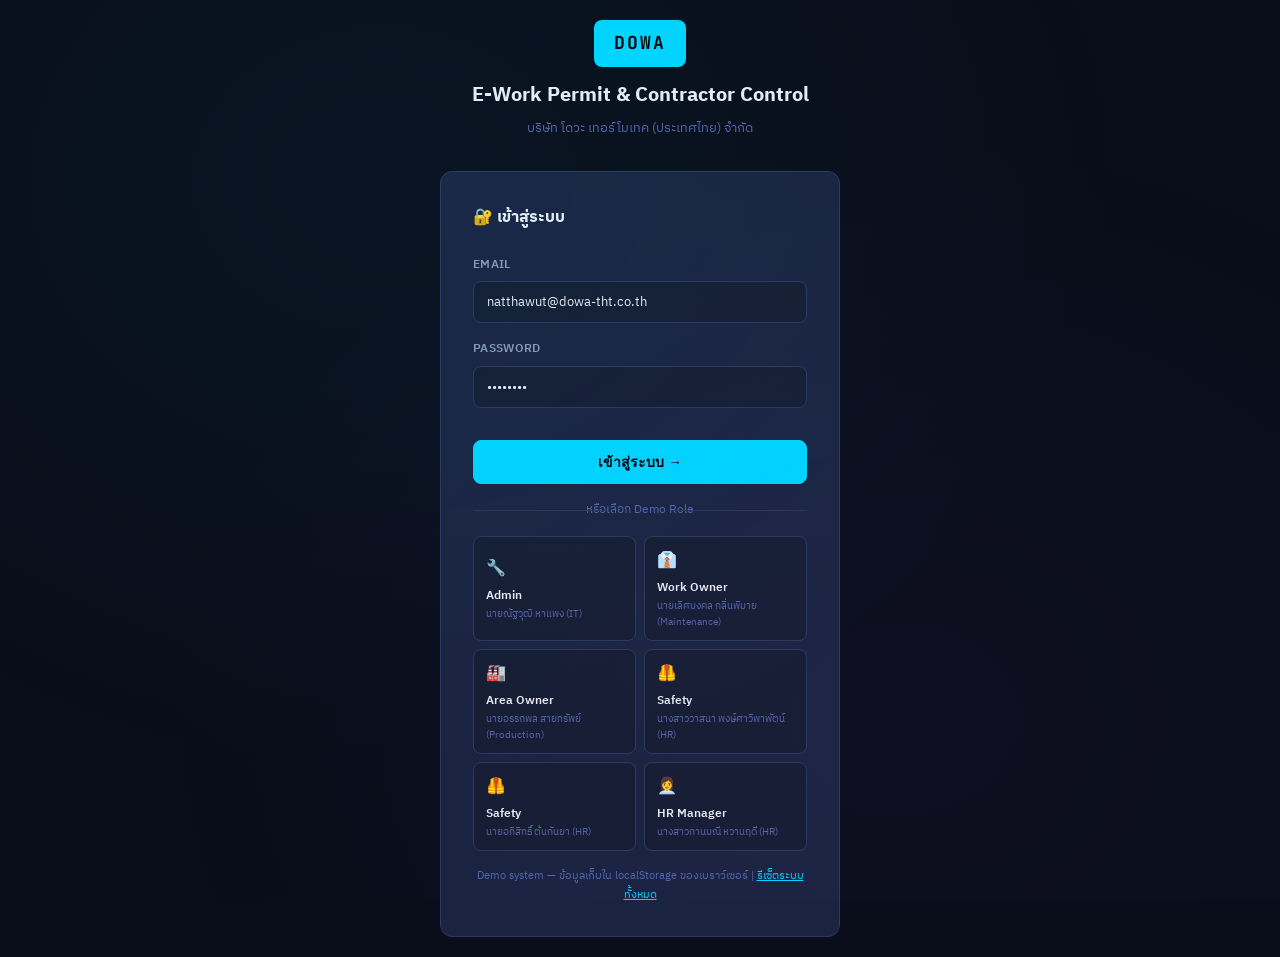
<file: work-permits/detail.html>
<!DOCTYPE html>
<html lang="th">
<head>
<meta charset="UTF-8">
<meta name="viewport" content="width=device-width, initial-scale=1.0">
<title>Work Permit Detail — E-Work Permit System</title>
<link rel="stylesheet" href="../css/style.css">
<style>
  .sig-pad-wrap canvas { width: 100%; height: 120px; }
  .detail-row { display: flex; gap: 32px; margin-bottom: 12px; flex-wrap: wrap; }
  .detail-field { flex: 1; min-width: 160px; }
  .detail-label { font-size: 11px; color: var(--text3); text-transform: uppercase; letter-spacing: 0.5px; margin-bottom: 3px; }
  .detail-value { font-size: 13px; color: var(--text); font-weight: 500; }
  .sig-box { border: 1px solid var(--border); border-radius: 6px; padding: 8px 12px; font-size: 12px; color: var(--green); background: var(--green-dim); display: inline-flex; align-items: center; gap: 6px; }
</style>
</head>
<body>
<div class="app-layout">
  <aside class="sidebar" id="sidebar"></aside>
  <div class="main-content">
    <header class="topbar">
      <div class="topbar-left">
        <span class="topbar-breadcrumb"><a href="../dashboard.html">Dashboard</a> / <a href="index.html">Work Permits</a> /</span>
        <span class="topbar-title" id="topbar-code">Detail</span>
      </div>
      <div class="topbar-right">
        <button class="btn btn-secondary btn-sm no-print" onclick="copyContractorLink()">🔗 Copy Link</button>
        <button class="btn btn-ghost btn-sm no-print" onclick="window.print()">🖨️ Print</button>
        <span id="topbar-user" class="text-sm text-muted"></span>
      </div>
    </header>

    <div class="page-content" id="page-body">
      <div class="empty-state"><div class="empty-icon">⏳</div><h3>กำลังโหลด...</h3></div>
    </div>
  </div>
</div>

<!-- Approval Modal -->
<div class="modal-overlay" id="modal-approve">
  <div class="modal modal-lg">
    <div class="modal-header">
      <span class="modal-title" id="modal-approve-title">✍️ ลงนามอนุมัติ</span>
      <button class="modal-close" onclick="closeModal('modal-approve')">✕</button>
    </div>
    <div class="modal-body">
      <div class="form-group">
        <label class="form-label">หมายเหตุ (ถ้ามี)</label>
        <textarea id="inp-comment" class="form-control" rows="2" placeholder="ข้อความเพิ่มเติม..."></textarea>
      </div>
      <div class="form-group">
        <label class="form-label">ลายเซ็นดิจิทัล <span class="req">*</span></label>
        <div class="sig-pad-wrap">
          <canvas id="sig-canvas"></canvas>
          <div class="sig-pad-hint">✍️ วาดลายเซ็นที่นี่</div>
        </div>
        <div class="sig-pad-actions">
          <button type="button" class="btn btn-ghost btn-sm" id="sig-clear">🗑 ล้าง</button>
          <span class="text-xs text-muted">หรือพิมพ์ชื่อ: <input type="text" id="inp-typed-sig" class="form-control" style="display:inline-block;width:180px;padding:4px 8px;" placeholder="ชื่อ-นามสกุล"></span>
        </div>
      </div>
    </div>
    <div class="modal-footer">
      <button class="btn btn-ghost" onclick="closeModal('modal-approve')">ยกเลิก</button>
      <button class="btn btn-danger" id="btn-return" onclick="doApproval('RETURNED')" style="display:none;">🔁 ส่งกลับแก้ไข</button>
      <button class="btn btn-success" id="btn-approve" onclick="doApproval('APPROVED')">✅ อนุมัติ</button>
    </div>
  </div>
</div>

<!-- Issue Modal -->
<div class="modal-overlay" id="modal-issue">
  <div class="modal">
    <div class="modal-header">
      <span class="modal-title">🚧 บันทึกปัญหา</span>
      <button class="modal-close" onclick="closeModal('modal-issue')">✕</button>
    </div>
    <div class="modal-body">
      <div class="form-group">
        <label class="form-label">รายละเอียดปัญหา <span class="req">*</span></label>
        <textarea id="inp-problem" class="form-control" rows="3"></textarea>
      </div>
      <div class="form-group">
        <label class="form-label">วิธีการแก้ไข</label>
        <textarea id="inp-solution" class="form-control" rows="2"></textarea>
      </div>
      <div class="form-row">
        <div class="form-group">
          <label class="form-label">ผู้รับผิดชอบ</label>
          <input type="text" id="inp-responsible" class="form-control">
        </div>
        <div class="form-group">
          <label class="form-label">วันที่แก้ไขเสร็จ</label>
          <input type="date" id="inp-resolve-date" class="form-control">
        </div>
      </div>
    </div>
    <div class="modal-footer">
      <button class="btn btn-ghost" onclick="closeModal('modal-issue')">ยกเลิก</button>
      <button class="btn btn-primary" onclick="saveIssue()">บันทึก</button>
    </div>
  </div>
</div>

<!-- Close Job Modal -->
<div class="modal-overlay" id="modal-close-job">
  <div class="modal">
    <div class="modal-header">
      <span class="modal-title">🔒 ปิดงาน (Job Closure)</span>
      <button class="modal-close" onclick="closeModal('modal-close-job')">✕</button>
    </div>
    <div class="modal-body">
      <div class="warn-box mb-16">
        <strong>⚠️ การปิดงานต้องได้รับการยืนยัน 3 ฝ่าย</strong> (เจ้าของงาน, จป.Safety, ผจก.บุคคล) เพื่อให้งานเสร็จสิ้นสมบูรณ์
      </div>
      
      <div class="form-group">
        <label class="form-label">สถานะการลงนามปิดงาน</label>
        <div id="closure-sig-status" style="display:flex;flex-direction:column;gap:12px;margin-bottom:16px;">
          <!-- Will be rendered by JS -->
        </div>
      </div>

      <div id="closure-sign-area" style="display:none;border-top:1px solid var(--border);padding-top:16px;">
        <label class="form-label">ลงนามในฐานะ <span id="closure-role-label" class="text-accent font-bold"></span></label>
        <div class="sig-pad-wrap">
          <canvas id="sig-canvas-closure"></canvas>
          <div class="sig-pad-hint">✍️ วาดลายเซ็นเพื่อยืนยันปิดงาน</div>
        </div>
        <div class="sig-pad-actions">
          <button type="button" class="btn btn-ghost btn-sm" id="sig-clear-closure">🗑 ล้าง</button>
        </div>
      </div>
    </div>
    <div class="modal-footer">
      <button class="btn btn-ghost" onclick="closeModal('modal-close-job')">ปิดหน้าต่าง</button>
      <button class="btn btn-primary" id="btn-do-closure-sign" style="display:none;" onclick="doClosureSign()">✍️ ยืนยันปิดงาน</button>
    </div>
  </div>
</div>

<!-- Extend Modal -->
<div class="modal-overlay" id="modal-extend">
  <div class="modal">
    <div class="modal-header">
      <span class="modal-title">⏳ ต่ออายุ Work Permit</span>
      <button class="modal-close" onclick="closeModal('modal-extend')">✕</button>
    </div>
    <div class="modal-body">
      <div class="form-group">
        <label class="form-label">วันหมดอายุใหม่</label>
        <input type="date" id="inp-new-expiry" class="form-control">
      </div>
      <div class="form-group">
        <label class="form-label">เหตุผลการขอต่ออายุ</label>
        <textarea id="inp-extend-reason" class="form-control" rows="3"></textarea>
      </div>
    </div>
    <div class="modal-footer">
      <button class="btn btn-ghost" onclick="closeModal('modal-extend')">ยกเลิก</button>
      <button class="btn btn-primary" onclick="extendPermit()">ยืนยันต่ออายุ</button>
    </div>
  </div>
</div>

<script src="../js/db.js"></script>
<script src="../js/utils.js"></script>
<script>
  const user = requireAuth('../index.html');
  let permit, approvals, workers, issues, sigPad, sigPadClosure, approvalStepTarget;

  if (user) {
    renderSidebar('../');
    document.getElementById('topbar-user').textContent = user.full_name;
    const params = new URLSearchParams(window.location.search);
    const id = params.get('id');
    if (!id) { window.location.href = 'index.html'; }
    else loadPermit(id);
  }

  function loadPermit(id) {
    permit = dbGetById('work_permits', id);
    if (!permit) { document.getElementById('page-body').innerHTML = '<div class="empty-state"><div class="empty-icon">❌</div><h3>ไม่พบ Work Permit</h3></div>'; return; }

    approvals = dbWhere('permit_approvals', { permit_id: id }).sort((a,b) => a.step - b.step);
    workers = dbWhere('permit_workers', { permit_id: id });
    issues = dbWhere('permit_issues', { permit_id: id });

    document.getElementById('topbar-code').textContent = permit.permit_code;
    renderDetail();
  }

  function renderDetail() {
    const canApprove = canUserApprove();
    const workTypeLabel = permit.work_type === 'HOT_WORK' ? '🔥 Hot Work' : '❄️ Cold Work';
    const subtypes = permit.work_type === 'HOT_WORK'
      ? (permit.hot_work_types || []).map(k => HOT_WORK_TYPES.find(t=>t.key===k)?.label||k).join(', ')
      : (permit.cold_work_types || []).map(k => COLD_WORK_TYPES.find(t=>t.key===k)?.label||k).join(', ');
    const ppeLabels = (permit.ppe_required || []).map(k => PPE_OPTIONS.find(p=>p.key===k)?.label||k).join(' · ') || '-';

    // Workers table
    const workerRows = workers.map(w => {
      const c = dbGetById('contractors', w.contractor_id);
      return c ? `<tr>
        <td class="td-main">${c.first_name} ${c.last_name}</td>
        <td class="td-mono">${c.card_number || '-'}</td>
        <td>${w.is_supervisor ? '<span class="badge badge-accent">หัวหน้างาน</span>' : 'คนงาน'}</td>
        <td>${w.check_in || '-'}</td>
        <td>${w.check_out || '-'}</td>
      </tr>` : '';
    }).join('');

    // Issues
    const issueRows = issues.map(i => `
      <tr>
        <td>${formatDate(i.issue_date)}</td>
        <td>${i.problem}</td>
        <td>${i.solution || '-'}</td>
        <td>${i.responsible_by || '-'}</td>
        <td><span class="badge ${i.resolved_date ? 'badge-approved' : 'badge-pending'}">${i.resolved_date ? 'แก้ไขแล้ว' : 'รอแก้ไข'}</span></td>
      </tr>`).join('');

    // Audit trail
    const auditItems = approvals.filter(a => a.acted_at).map(a => {
      const colorMap = { APPROVED: 'green', REJECTED: 'red', RETURNED: 'gold', PENDING: 'accent' };
      return `<div class="audit-item">
        <div class="audit-dot ${colorMap[a.status] || 'accent'}"></div>
        <div class="audit-content">
          <div class="audit-action">${a.status === 'APPROVED' ? '✅ อนุมัติ' : a.status === 'RETURNED' ? '🔁 ส่งกลับแก้ไข' : a.status === 'REJECTED' ? '❌ ปฏิเสธ' : '⏳'} — ${ROLES_STEP[a.role] || a.role}</div>
          <div class="audit-meta">${a.approver_name} · ${formatDateTime(a.acted_at)}${a.comment ? ' · "' + a.comment + '"' : ''}</div>
          ${a.signature_data ? `<div class="mt-8"><img src="${a.signature_data}" style="height:30px;filter:invert(0.8) hue-rotate(180deg);" alt="Signature"></div>` : ''}
        </div>
      </div>`;
    }).join('') || '<p class="text-muted text-sm">ยังไม่มีประวัติการอนุมัติ</p>';

    const ROLES_STEP = { WORK_OWNER: 'เจ้าของงาน', AREA_OWNER: 'เจ้าของพื้นที่', SAFETY: 'จป./Safety', HR_MGR: 'ผจก.บุคคล' };

    document.getElementById('page-body').innerHTML = `
      <div class="page-header">
        <div>
          <h1 class="mono">${permit.permit_code}</h1>
          <div class="flex-center gap-8 mt-4">
            ${permitBadge(permit.status)}
            <span class="badge ${permit.work_type==='HOT_WORK'?'badge-hot':'badge-cold'}">${workTypeLabel}</span>
            <span class="text-muted text-sm">สร้างเมื่อ ${formatDateTime(permit.created_at)}</span>
          </div>
        </div>
        <div class="flex-center gap-8 no-print">
          ${permit.status === 'APPROVED' ? `<button class="btn btn-warning" onclick="openModal('modal-issue')">🚧 บันทึกปัญหา</button>` : ''}
          ${permit.status === 'APPROVED' ? `<button class="btn btn-secondary" onclick="openModal('modal-extend')">⏳ ต่ออายุ</button>` : ''}
          ${['PENDING_OWNER','PENDING_AREA','PENDING_SAFETY','PENDING_HR','APPROVED'].includes(permit.status) ? `<button class="btn btn-ghost" onclick="cancelPermit()">🚫 ยกเลิก</button>` : ''}
          ${permit.status === 'APPROVED' && (user.role === 'SAFETY' || user.role === 'ADMIN' || user.role === 'WORK_OWNER' || user.role === 'HR_MGR') ? `<button class="btn btn-danger" onclick="openModalCloseJob()">🔒 ปิดงาน</button>` : ''}
          ${canApprove ? `<button class="btn btn-primary" onclick="openApprovalModal()">✍️ ดำเนินการอนุมัติ</button>` : ''}
          <button class="btn btn-ghost" onclick="window.print()">🖨️ พิมพ์</button>
        </div>
      </div>

      <!-- Approval Steps -->
      <div class="card mb-16">
        <div class="card-header"><span class="card-title">📋 สถานะการอนุมัติ</span></div>
        <div class="card-body">
          <div class="approval-steps" id="approval-steps-render"></div>
        </div>
      </div>

      <!-- Tabs -->
      <div class="tab-nav">
        <button class="tab-btn active" data-tab="tab-info" onclick="switchTab(this)">📄 ข้อมูล</button>
        <button class="tab-btn" data-tab="tab-workers" onclick="switchTab(this)">👷 คนงาน (${workers.length})</button>
        <button class="tab-btn" data-tab="tab-issues" onclick="switchTab(this)">🚧 ปัญหา (${issues.length})</button>
        <button class="tab-btn" data-tab="tab-audit" onclick="switchTab(this)">📜 ประวัติ</button>
      </div>

      <div id="tab-info" class="tab-pane active">
        <div class="grid-2 gap-16">
          <div class="card">
            <div class="card-header"><span class="card-title">📋 ข้อมูลหลัก</span></div>
            <div class="card-body">
              <div class="detail-row">
                <div class="detail-field"><div class="detail-label">บริษัทผู้รับเหมา</div><div class="detail-value text-accent">${permit.contractor_company_name}</div></div>
                <div class="detail-field"><div class="detail-label">พื้นที่</div><div class="detail-value">${permit.work_area}</div></div>
              </div>
              <div class="detail-row">
                <div class="detail-field"><div class="detail-label">วันที่ปฏิบัติงาน</div><div class="detail-value">${formatDateRange(permit.start_date, permit.end_date)}</div></div>
                <div class="detail-field"><div class="detail-label">เวลา</div><div class="detail-value">${permit.start_time||'-'} – ${permit.end_time||'-'}</div></div>
                <div class="detail-field"><div class="detail-label">จำนวนคนงาน</div><div class="detail-value">${permit.worker_count} คน</div></div>
              </div>
              <div class="detail-field" style="margin-bottom:12px;"><div class="detail-label">รายละเอียดงาน</div><div class="detail-value">${permit.work_description}</div></div>
            </div>
          </div>
          <div class="card">
            <div class="card-header"><span class="card-title">⛑️ PPE & ประเภทงาน</span></div>
            <div class="card-body">
              <div class="detail-field" style="margin-bottom:12px;"><div class="detail-label">ประเภทย่อย</div><div class="detail-value">${subtypes || '-'}</div></div>
              <div class="detail-label">PPE ที่กำหนด</div>
              <div style="display:flex;flex-wrap:wrap;gap:6px;margin-top:6px;">
                ${(permit.ppe_required||[]).map(k=>{const p=PPE_OPTIONS.find(o=>o.key===k); return p?`<span class="badge badge-accent">${p.icon} ${p.label}</span>`:''}).join('')||'<span class="text-muted">-</span>'}
              </div>
              <div class="mt-16 pt-16" style="border-top:1px solid var(--border);">
                <div class="detail-label">KYM / มาตรการความปลอดภัย</div>
                <div class="detail-value" style="white-space:pre-line;">${permit.kym_sheet_data || '<span class="text-muted">ไม่มีข้อมูลมาตรการความปลอดภัย</span>'}</div>
              </div>
            </div>
          </div>
        </div>
        <div class="card mt-16">
          <div class="card-header"><span class="card-title">📎 เอกสารแนบ</span></div>
          <div class="card-body">
            <div class="grid-2 gap-8">
              <div class="info-box flex-center gap-12" style="background:var(--bg3);cursor:pointer;">
                <span style="font-size:24px;">📄</span>
                <div>
                  <div class="text-sm font-bold">Risk Assessment.pdf</div>
                  <div class="text-xs text-muted">2.4 MB · Uploaded by ${permit.created_by}</div>
                </div>
              </div>
              <div class="info-box flex-center gap-12" style="background:var(--bg3);cursor:pointer;">
                <span style="font-size:24px;">🖼️</span>
                <div>
                  <div class="text-sm font-bold">Site_Photo_PreWork.jpg</div>
                  <div class="text-xs text-muted">1.1 MB · Uploaded by ${permit.created_by}</div>
                </div>
              </div>
            </div>
          </div>
        </div>
        <div class="card mt-16">
          <div class="card-header"><span class="card-title">👤 ผู้เกี่ยวข้อง</span></div>
          <div class="card-body">
            <div class="detail-row">
              <div class="detail-field"><div class="detail-label">ผู้คุมงาน (ผู้รับเหมา)</div><div class="detail-value">${permit.supervisor_name} ${permit.supervisor_phone ? '· ' + permit.supervisor_phone : ''}</div></div>
              <div class="detail-field"><div class="detail-label">เจ้าของงาน (DOWA)</div><div class="detail-value">${permit.dowa_owner_name} ${permit.dowa_owner_phone ? '· ' + permit.dowa_owner_phone : ''}</div></div>
            </div>
          </div>
        </div>
        <div class="card mt-16 no-print" id="contractor-link-card" style="display:none;">
          <div class="card-header"><span class="card-title">🔗 Contractor Portal (แบบฟอร์มผู้รับเหมา)</span></div>
          <div class="card-body">
            <div class="info-box">
              <p class="text-sm">ส่งลิงก์นี้ให้ผู้รับเหมาเพื่อกรอกข้อมูลพนักงาน, เลือก PPE และ KYM ด้วยตนเอง</p>
              <div class="flex-center gap-8 mt-8">
                <input type="text" id="share-url" class="form-control" readonly>
                <button class="btn btn-primary btn-sm" onclick="copyContractorLink()">คัดลอก</button>
              </div>
              <p class="text-xs text-muted mt-8">💡 ลิงก์นี้สามารถเข้าถึงได้โดยไม่ต้องใช้รหัสผ่าน (Public Link)</p>
            </div>
          </div>
        </div>
        <div class="card mt-16">
          <div class="card-header"><span class="card-title">📱 Digital Pass (QR Code)</span></div>
          <div class="card-body">
            <div style="display:flex;gap:24px;align-items:center;">
              <div id="permit-qr" style="background:#fff;padding:12px;border-radius:8px;"></div>
              <div>
                <p class="text-sm font-bold">QR Code สำหรับตรวจสอบงาน</p>
                <p class="text-xs text-muted mt-4">รปภ. หรือ Safety สามารถสแกนเพื่อตรวจสอบสถานะล่าสุดของใบอนุญาตนี้ได้</p>
                <button class="btn btn-ghost btn-sm mt-8" onclick="window.print()">📥 ดาวน์โหลดใบอนุญาต (PDF)</button>
              </div>
            </div>
          </div>
        </div>
      </div>

      <div id="tab-workers" class="tab-pane">
        <div class="card">
          <div class="card-header"><span class="card-title">👷 รายชื่อคนงาน</span></div>
          <div class="card-body" style="padding:0;">
            ${workers.length > 0 ? `<table class="data-table"><thead><tr><th>ชื่อ</th><th>บัตร</th><th>ตำแหน่ง</th><th>Check In</th><th>Check Out</th></tr></thead><tbody>${workerRows}</tbody></table>`
            : '<div class="empty-state" style="padding:30px;"><div class="empty-icon" style="font-size:24px;">👷</div><p>ยังไม่มีรายชื่อคนงาน</p></div>'}
          </div>
        </div>
      </div>

      <div id="tab-issues" class="tab-pane">
        <div class="card">
          <div class="card-header">
            <span class="card-title">🚧 บันทึกปัญหา</span>
            ${permit.status === 'APPROVED' ? `<button class="btn btn-warning btn-sm" onclick="openModal('modal-issue')">+ บันทึกปัญหา</button>` : ''}
          </div>
          <div class="card-body" style="padding:0;">
            ${issues.length > 0 ? `<table class="data-table"><thead><tr><th>วันที่</th><th>ปัญหา</th><th>วิธีแก้ไข</th><th>ผู้รับผิดชอบ</th><th>สถานะ</th></tr></thead><tbody>${issueRows}</tbody></table>`
            : '<div class="empty-state" style="padding:30px;"><div class="empty-icon" style="font-size:24px;">✅</div><p>ไม่มีบันทึกปัญหา</p></div>'}
          </div>
        </div>
      </div>

      <div id="tab-audit" class="tab-pane">
        <div class="card">
          <div class="card-header"><span class="card-title">📜 ประวัติการดำเนินการ</span></div>
          <div class="card-body">
            <div class="audit-trail">${auditItems}</div>
          </div>
        </div>
      </div>`;

    renderApprovalSteps();
    
    // Render QR Code
    const qrContainer = document.getElementById('permit-qr');
    if (qrContainer) {
      const qrUrl = `https://api.qrserver.com/v1/create-qr-code/?size=120x120&data=${encodeURIComponent(window.location.origin + window.location.pathname + '?id=' + permit.id)}`;
      qrContainer.innerHTML = `<img src="${qrUrl}" alt="Permit QR" style="display:block;">`;
    }

    // Render Contractor Link
    if (permit.status === 'DRAFT' || permit.status.startsWith('PENDING')) {
      const linkCard = document.getElementById('contractor-link-card');
      const shareUrl = document.getElementById('share-url');
      if (linkCard && shareUrl) {
        const url = window.location.origin + window.location.pathname.replace('work-permits/detail.html', 'contractor-form.html') + '?token=' + permit.contractor_link_token;
        shareUrl.value = url;
        linkCard.style.display = 'block';
      }
    }
  }

  function copyContractorLink() {
    const shareUrl = document.getElementById('share-url');
    if (shareUrl) {
      shareUrl.select();
      document.execCommand('copy');
      showToast('คัดลอกลิงก์เรียบร้อยแล้ว', 'success');
    }
  }

  const ROLES_STEP_MAP = {
    WORK_OWNER: 'เจ้าของงาน', AREA_OWNER: 'เจ้าของพื้นที่', SAFETY: 'จป./Safety', HR_MGR: 'ผจก.บุคคล'
  };

  function renderApprovalSteps() {
    const steps = [
      { key: 'WORK_OWNER', label: 'เจ้าของงาน', num: '1' },
      { key: 'AREA_OWNER', label: 'เจ้าของพื้นที่', num: '2' },
      { key: 'SAFETY', label: 'จป./Safety', num: '3' },
      { key: 'HR_MGR', label: 'ผจก.บุคคล', num: '4' },
    ];

    const container = document.getElementById('approval-steps-render');
    if (!container) return;

    container.innerHTML = steps.map((s, i) => {
      const approval = approvals.find(a => a.role === s.key);
      let cls = '';
      let icon = s.num;
      let statusLabel = 'รอดำเนินการ';

      if (approval) {
        if (approval.status === 'APPROVED') { cls = 'done'; icon = '✓'; statusLabel = formatDate(approval.acted_at) || 'อนุมัติแล้ว'; }
        else if (approval.status === 'REJECTED') { cls = 'rejected'; icon = '✕'; statusLabel = 'ปฏิเสธ'; }
        else if (approval.status === 'RETURNED') { cls = 'returned'; icon = '↩'; statusLabel = 'ส่งกลับ'; }
        else if (approval.status === 'PENDING') { cls = 'active'; icon = '…'; statusLabel = 'รออนุมัติ'; }
      }

      return `<div class="approval-step ${cls}">
        <div class="step-circle">${icon}</div>
        <div class="step-label">${s.label}</div>
        <div class="step-status">${statusLabel}</div>
        ${approval?.approver_name ? `<div class="step-status" style="color:var(--text2);">${approval.approver_name}</div>` : ''}
      </div>`;
    }).join('');
  }

  function canUserApprove() {
    if (!permit || !user) return false;
    const stepMap = { PENDING_OWNER: 'WORK_OWNER', PENDING_AREA: 'AREA_OWNER', PENDING_SAFETY: 'SAFETY', PENDING_HR: 'HR_MGR' };
    const requiredRole = stepMap[permit.status];
    if (!requiredRole) return false;
    return user.role === requiredRole || user.role === 'ADMIN';
  }

  function openApprovalModal() {
    const stepMap = { PENDING_OWNER: 'WORK_OWNER', PENDING_AREA: 'AREA_OWNER', PENDING_SAFETY: 'SAFETY', PENDING_HR: 'HR_MGR' };
    approvalStepTarget = stepMap[permit.status];
    document.getElementById('btn-return').style.display = ['WORK_OWNER','AREA_OWNER','SAFETY','HR_MGR'].includes(approvalStepTarget) ? '' : 'none';
    document.getElementById('modal-approve-title').textContent = `✍️ อนุมัติ — ${ROLES_STEP_MAP[approvalStepTarget]}`;
    document.getElementById('inp-comment').value = '';
    document.getElementById('inp-typed-sig').value = user.full_name;
    openModal('modal-approve');
    setTimeout(() => {
      sigPad = initSignaturePad('sig-canvas', 'sig-clear');
    }, 100);
  }

  function doApproval(action) {
    const comment = document.getElementById('inp-comment').value;
    const typedSig = document.getElementById('inp-typed-sig').value;
    const sigData = sigPad?.getDataURL() || (typedSig ? `typed:${typedSig}` : null);

    if (!sigData && action === 'APPROVED') { showToast('กรุณาลงลายเซ็นก่อนอนุมัติ', 'error'); return; }

    // Update approval record
    const approval = approvals.find(a => a.role === approvalStepTarget);
    if (approval) {
      dbUpdate('permit_approvals', approval.id, {
        status: action,
        approver_id: user.id,
        approver_name: user.full_name,
        signature_data: sigData || '',
        comment: comment,
        acted_at: new Date().toISOString(),
        ip_address: '192.168.1.x',
      });
    }

    // Update permit status
    const nextStatusMap = {
      WORK_OWNER: { APPROVED: 'PENDING_AREA', RETURNED: 'RETURNED', REJECTED: 'REJECTED' },
      AREA_OWNER: { APPROVED: 'PENDING_SAFETY', RETURNED: 'RETURNED', REJECTED: 'REJECTED' },
      SAFETY: { APPROVED: 'PENDING_HR', RETURNED: 'RETURNED', REJECTED: 'REJECTED' },
      HR_MGR: { APPROVED: 'APPROVED', RETURNED: 'RETURNED', REJECTED: 'REJECTED' },
    };
    const newStatus = nextStatusMap[approvalStepTarget]?.[action] || permit.status;
    dbUpdate('work_permits', permit.id, { status: newStatus });

    // Create notification
    dbInsert('notifications', {
      type: 'SYSTEM',
      event: `WP_${action}`,
      recipient_email: 'all@dowa.co.th',
      subject: `Work Permit ${permit.permit_code} — ${action === 'APPROVED' ? 'อนุมัติแล้ว' : action === 'RETURNED' ? 'ส่งกลับแก้ไข' : 'ปฏิเสธ'}`,
      ref_type: 'work_permit',
      ref_id: permit.id,
      sent_at: new Date().toISOString(),
      status: 'SENT',
    });

    closeModal('modal-approve');
    showToast(`ดำเนินการเรียบร้อย: ${action === 'APPROVED' ? '✅ อนุมัติ' : action === 'RETURNED' ? '🔁 ส่งกลับ' : '❌ ปฏิเสธ'}`, 'success');
    loadPermit(permit.id);
  }

  function saveIssue() {
    const problem = document.getElementById('inp-problem').value.trim();
    if (!problem) { showToast('กรุณากรอกรายละเอียดปัญหา', 'error'); return; }
    dbInsert('permit_issues', {
      permit_id: permit.id,
      issue_date: todayStr(),
      problem: problem,
      solution: document.getElementById('inp-solution').value,
      responsible_by: document.getElementById('inp-responsible').value,
      resolved_date: document.getElementById('inp-resolve-date').value || null,
      result: '',
      inspector: user.full_name,
    });
    closeModal('modal-issue');
    showToast('บันทึกปัญหาสำเร็จ', 'success');
    loadPermit(permit.id);
  }

  function openModalCloseJob() {
    renderClosureStatus();
    openModal('modal-close-job');
    
    const rolesAllowed = ['WORK_OWNER', 'SAFETY', 'HR_MGR'];
    if (rolesAllowed.includes(user.role)) {
      const sigs = permit.closure_sigs || {};
      if (!sigs[user.role]?.signed) {
        document.getElementById('closure-sign-area').style.display = 'block';
        document.getElementById('btn-do-closure-sign').style.display = 'inline-block';
        document.getElementById('closure-role-label').textContent = ROLES_STEP_MAP[user.role];
        setTimeout(() => {
          sigPadClosure = initSignaturePad('sig-canvas-closure', 'sig-clear-closure');
        }, 100);
      } else {
        document.getElementById('closure-sign-area').style.display = 'none';
        document.getElementById('btn-do-closure-sign').style.display = 'none';
      }
    }
  }

  function renderClosureStatus() {
    const sigs = permit.closure_sigs || {};
    const roles = [
      { key: 'WORK_OWNER', label: 'เจ้าของงาน' },
      { key: 'SAFETY', label: 'จป.Safety' },
      { key: 'HR_MGR', label: 'ผจก.บุคคล' }
    ];

    document.getElementById('closure-sig-status').innerHTML = roles.map(r => {
      const s = sigs[r.key];
      return `
        <div class="flex-between p-12" style="background:var(--bg3);border-radius:8px;border:1px solid var(--border);">
          <div>
            <div class="font-bold text-sm">${r.label}</div>
            <div class="text-xs ${s?.signed ? 'text-success' : 'text-muted'}">${s?.signed ? '✅ ลงนามแล้วโดย ' + s.name : '⏳ รอการลงนาม'}</div>
          </div>
          ${s?.signed ? `<img src="${s.signature}" style="height:24px;filter:invert(0.8) hue-rotate(180deg);">` : ''}
        </div>
      `;
    }).join('');
  }

  function doClosureSign() {
    const sigData = sigPadClosure?.getDataURL();
    if (!sigData) { showToast('กรุณาลงลายเซ็นเพื่อยืนยัน', 'error'); return; }

    const sigs = permit.closure_sigs || {};
    sigs[user.role] = {
      signed: true,
      name: user.full_name,
      date: new Date().toISOString(),
      signature: sigData
    };

    dbUpdate('work_permits', permit.id, { closure_sigs: sigs });
    
    // Check if all 3 signed
    const allSigned = sigs.WORK_OWNER?.signed && sigs.SAFETY?.signed && sigs.HR_MGR?.signed;
    if (allSigned) {
      dbUpdate('work_permits', permit.id, { status: 'CLOSED' });
      showToast('🔒 ทุกฝ่ายลงนามครบถ้วน ปิดงานเรียบร้อยแล้ว', 'success');
    } else {
      showToast('✅ ลงนามส่วนของคุณเรียบร้อยแล้ว', 'success');
    }

    closeModal('modal-close-job');
    loadPermit(permit.id);
  }

  function closeJob() {
    // Legacy function, replaced by doClosureSign
  }

  function cancelPermit() {
    if (!confirm('คุณต้องการยกเลิก Work Permit นี้ใช่หรือไม่?')) return;
    dbUpdate('work_permits', permit.id, { status: 'CANCELLED' });
    showToast('🚫 ยกเลิก Work Permit เรียบร้อย', 'info');
    loadPermit(permit.id);
  }

  function extendPermit() {
    const newExpiry = document.getElementById('inp-new-expiry').value;
    const reason = document.getElementById('inp-extend-reason').value;
    if (!newExpiry) { showToast('กรุณาระบุวันหมดอายุใหม่', 'error'); return; }
    
    dbUpdate('work_permits', permit.id, { 
      end_date: newExpiry,
      status: 'EXTENDED',
      extend_reason: reason
    });
    
    showToast('⏳ ต่ออายุ Work Permit เรียบร้อย', 'success');
    closeModal('modal-extend');
    loadPermit(permit.id);
  }

  function switchTab(btn) {
    document.querySelectorAll('.tab-btn').forEach(b => b.classList.remove('active'));
    document.querySelectorAll('.tab-pane').forEach(p => p.classList.remove('active'));
    btn.classList.add('active');
    document.getElementById(btn.dataset.tab)?.classList.add('active');
  }

  function toggleCheck(label) {
    const cb = label.querySelector('input[type="checkbox"]');
    cb.checked = !cb.checked;
    label.classList.toggle('checked', cb.checked);
  }
</script>
</body>
</html>
</file>
<file: css/style.css>
/* ===== E-Work Permit System — Global Styles ===== */
@import url('https://fonts.googleapis.com/css2?family=IBM+Plex+Sans+Thai:wght@300;400;500;600;700&family=JetBrains+Mono:wght@400;600&display=swap');

:root {
  --bg: #0a0e1a;
  --bg2: #0f1525;
  --bg3: #151d32;
  --surface: #1a2340;
  --surface2: #1f2a4a;
  --surface3: #243055;
  --border: #2a3a5c;
  --border2: #3a4a6c;
  --accent: #00d4ff;
  --accent2: #0088cc;
  --accent-dim: rgba(0,212,255,0.12);
  --gold: #f5a623;
  --gold-dim: rgba(245,166,35,0.15);
  --green: #00e676;
  --green-dim: rgba(0,230,118,0.15);
  --red: #ff4757;
  --red-dim: rgba(255,71,87,0.15);
  --purple: #a855f7;
  --purple-dim: rgba(168,85,247,0.15);
  --orange: #ff7043;
  --text: #e8edf5;
  --text2: #8899bb;
  --text3: #5566aa;
  --radius: 12px;
  --radius-sm: 8px;
  --shadow: 0 4px 30px rgba(0,0,0,0.5);
  --shadow-sm: 0 2px 10px rgba(0,0,0,0.3);
  --glass: rgba(15, 21, 37, 0.7);
}

body.light-theme {
  --bg: #f8fafc;
  --bg2: #ffffff;
  --bg3: #f1f5f9;
  --surface: #ffffff;
  --surface2: #f8fafc;
  --surface3: #f1f5f9;
  --border: #e2e8f0;
  --border2: #cbd5e1;
  --accent: #0ea5e9;
  --accent2: #0284c7;
  --accent-dim: rgba(14, 165, 233, 0.1);
  --gold: #f59e0b;
  --gold-dim: rgba(245, 158, 11, 0.1);
  --green: #10b981;
  --green-dim: rgba(16, 185, 129, 0.1);
  --red: #ef4444;
  --red-dim: rgba(239, 68, 68, 0.1);
  --purple: #8b5cf6;
  --purple-dim: rgba(139, 92, 246, 0.1);
  --orange: #f97316;
  --text: #0f172a;
  --text2: #475569;
  --text3: #94a3b8;
  --shadow: 0 4px 20px rgba(0,0,0,0.08);
  --shadow-sm: 0 2px 8px rgba(0,0,0,0.05);
  --glass: rgba(255, 255, 255, 0.8);
}

* { margin: 0; padding: 0; box-sizing: border-box; }

html { scroll-behavior: smooth; }

body {
  background: var(--bg);
  color: var(--text);
  font-family: 'IBM Plex Sans Thai', sans-serif;
  font-size: 14px;
  line-height: 1.7;
  min-height: 100vh;
}

/* ===== SCROLLBAR ===== */
::-webkit-scrollbar { width: 6px; height: 6px; }
::-webkit-scrollbar-track { background: var(--bg2); }
::-webkit-scrollbar-thumb { background: var(--border2); border-radius: 3px; }
::-webkit-scrollbar-thumb:hover { background: var(--text3); }

/* ===== LAYOUT ===== */
.app-layout { display: flex; min-height: 100vh; }

/* ===== SIDEBAR ===== */
.sidebar {
  width: 240px;
  background: var(--bg2);
  border-right: 1px solid var(--border);
  display: flex;
  flex-direction: column;
  position: fixed;
  top: 0; left: 0; bottom: 0;
  z-index: 200;
  transition: transform 0.3s;
}

.sidebar-logo {
  padding: 24px 20px;
  border-bottom: 1px solid var(--border);
  display: flex;
  align-items: center;
  gap: 12px;
  text-decoration: none;
  transition: background 0.2s;
}

.sidebar-logo:hover {
  background: rgba(255, 255, 255, 0.03);
}

.sidebar-logo .badge {
  background: var(--accent);
  color: #000;
  font-family: 'JetBrains Mono', monospace;
  font-weight: 700;
  font-size: 11px;
  padding: 3px 8px;
  border-radius: 4px;
  flex-shrink: 0;
}

.sidebar-logo .brand {
  font-size: 13px;
  font-weight: 600;
  color: var(--text);
  line-height: 1.3;
}

.sidebar-logo .brand small {
  display: block;
  font-size: 10px;
  color: var(--text3);
  font-weight: 400;
}

.sidebar-nav { flex: 1; padding: 12px 0; overflow-y: auto; }

.nav-section {
  padding: 8px 16px 4px;
  font-size: 10px;
  color: var(--text3);
  text-transform: uppercase;
  letter-spacing: 1px;
  font-weight: 600;
}

.nav-item {
  display: flex;
  align-items: center;
  gap: 10px;
  padding: 10px 20px;
  color: var(--text2);
  text-decoration: none;
  font-size: 13px;
  font-weight: 500;
  cursor: pointer;
  transition: all 0.2s;
  border-left: 3px solid transparent;
  position: relative;
}

.nav-item:hover { background: var(--surface); color: var(--text); border-left-color: var(--border2); }
.nav-item.active { 
  background: linear-gradient(90deg, var(--accent-dim) 0%, transparent 100%); 
  color: var(--accent); 
  border-left-color: var(--accent);
  font-weight: 600;
}
.nav-item.active .nav-icon { color: var(--accent); }

.nav-item .nav-icon { width: 18px; text-align: center; font-size: 15px; }

.nav-badge {
  margin-left: auto;
  background: var(--red);
  color: #fff;
  font-size: 10px;
  font-weight: 700;
  padding: 1px 6px;
  border-radius: 10px;
  min-width: 18px;
  text-align: center;
}

.nav-badge.gold { background: var(--gold); color: #000; }

.sidebar-user {
  padding: 16px 20px;
  border-top: 1px solid var(--border);
  display: flex;
  align-items: center;
  gap: 10px;
  cursor: pointer;
}

.user-avatar {
  width: 34px; height: 34px;
  border-radius: 50%;
  background: var(--accent);
  color: #000;
  display: flex;
  align-items: center;
  justify-content: center;
  font-weight: 700;
  font-size: 13px;
  flex-shrink: 0;
}

.user-info { flex: 1; min-width: 0; }
.user-name { font-size: 13px; font-weight: 600; color: var(--text); white-space: nowrap; overflow: hidden; text-overflow: ellipsis; }
.user-role { font-size: 11px; color: var(--text3); }

/* ===== MAIN CONTENT ===== */
.main-content {
  margin-left: 240px;
  flex: 1;
  display: flex;
  flex-direction: column;
  min-height: 100vh;
}

/* ===== TOPBAR ===== */
.topbar {
  background: var(--bg2);
  border-bottom: 1px solid var(--border);
  padding: 0 28px;
  height: 56px;
  display: flex;
  align-items: center;
  justify-content: space-between;
  position: sticky;
  top: 0;
  z-index: 100;
}

.topbar-left { display: flex; align-items: center; gap: 12px; }
.topbar-title { font-size: 16px; font-weight: 700; color: var(--text); }
.topbar-breadcrumb { font-size: 12px; color: var(--text3); }
.topbar-breadcrumb a { color: var(--text3); text-decoration: none; }
.topbar-breadcrumb a:hover { color: var(--accent); }

.topbar-right { display: flex; align-items: center; gap: 12px; }

.topbar-btn {
  background: none;
  border: none;
  color: var(--text2);
  cursor: pointer;
  padding: 6px;
  border-radius: var(--radius-sm);
  font-size: 16px;
  transition: all 0.15s;
  position: relative;
}
.topbar-btn:hover { background: var(--surface); color: var(--text); }

.notif-dot {
  position: absolute;
  top: 4px; right: 4px;
  width: 8px; height: 8px;
  background: var(--red);
  border-radius: 50%;
  border: 2px solid var(--bg2);
}

/* ===== PAGE CONTENT ===== */
.page-content { padding: 28px; flex: 1; }

.page-header {
  display: flex;
  align-items: center;
  justify-content: space-between;
  margin-bottom: 24px;
  gap: 16px;
  flex-wrap: wrap;
}

.page-header h1 { font-size: 22px; font-weight: 700; color: var(--text); }
.page-header p { font-size: 13px; color: var(--text3); margin-top: 2px; }

/* ===== STATS GRID ===== */
.stats-grid {
  display: grid;
  grid-template-columns: repeat(auto-fit, minmax(200px, 1fr));
  gap: 16px;
  margin-bottom: 24px;
}

.stat-card {
  background: var(--surface);
  border: 1px solid var(--border);
  border-radius: var(--radius);
  padding: 20px;
  position: relative;
  overflow: hidden;
  transition: border-color 0.2s;
}

.stat-card:hover { border-color: var(--border2); }

.stat-card::before {
  content: '';
  position: absolute;
  top: 0; left: 0; right: 0;
  height: 3px;
}
.stat-card.c-accent::before { background: var(--accent); }
.stat-card.c-gold::before { background: var(--gold); }
.stat-card.c-green::before { background: var(--green); }
.stat-card.c-red::before { background: var(--red); }
.stat-card.c-purple::before { background: var(--purple); }

.stat-icon { font-size: 26px; margin-bottom: 8px; }
.stat-label { font-size: 11px; color: var(--text3); text-transform: uppercase; letter-spacing: 0.5px; margin-bottom: 4px; }
.stat-value { font-size: 28px; font-weight: 700; color: var(--text); line-height: 1; }
.stat-sub { font-size: 12px; color: var(--text3); margin-top: 6px; }

/* ===== CARDS ===== */
.card {
  background: var(--surface);
  border: 1px solid var(--border);
  border-radius: var(--radius);
}

.card-header {
  padding: 16px 20px;
  border-bottom: 1px solid var(--border);
  display: flex;
  align-items: center;
  justify-content: space-between;
  gap: 12px;
}

.card-title {
  font-size: 14px;
  background: rgba(255, 255, 255, 0.02);
  border-bottom: 1px solid var(--border);
  display: flex;
  align-items: center;
  justify-content: space-between;
}

.card-title { font-size: 15px; font-weight: 700; color: var(--text); display: flex; align-items: center; gap: 8px; }

.card-body { padding: 20px; }

/* Buttons */
.btn {
  display: inline-flex;
  align-items: center;
  gap: 8px;
  padding: 10px 18px;
  border-radius: var(--radius-sm);
  font-size: 14px;
  font-weight: 600;
  cursor: pointer;
  transition: all 0.2s ease;
  border: 1px solid transparent;
  text-decoration: none;
  white-space: nowrap;
}

.btn:disabled { opacity: 0.5; cursor: not-allowed; }

.btn-primary { background: var(--accent); color: #000; border-color: var(--accent); }
.btn-primary:hover:not(:disabled) { background: #00b8e0; }

.btn-secondary { background: var(--surface2); color: var(--text); border-color: var(--border); }
.btn-secondary:hover:not(:disabled) { background: var(--surface3); border-color: var(--border2); }

.btn-success { background: var(--green); color: #000; }
.btn-success:hover:not(:disabled) { background: #00c860; }

.btn-danger { background: var(--red); color: #fff; }
.btn-danger:hover:not(:disabled) { background: #e03040; }

.btn-warning { background: var(--gold); color: #000; }
.btn-warning:hover:not(:disabled) { background: #e09010; }

.btn-ghost { background: transparent; color: var(--text2); border-color: var(--border); }
.btn-ghost:hover:not(:disabled) { background: var(--surface); color: var(--text); }

.btn-sm { padding: 5px 12px; font-size: 12px; }
.btn-lg { padding: 11px 22px; font-size: 15px; }
.btn-icon { padding: 7px; }

/* ===== BADGES / TAGS ===== */
.badge {
  display: inline-flex;
  align-items: center;
  gap: 4px;
  font-size: 11px;
  font-weight: 600;
  padding: 3px 10px;
  border-radius: 20px;
  text-transform: uppercase;
  letter-spacing: 0.3px;
  white-space: nowrap;
}

.badge-draft { background: rgba(255,255,255,0.08); color: var(--text2); }
.badge-pending { background: var(--gold-dim); color: var(--gold); }
.badge-approved { background: var(--green-dim); color: var(--green); }
.badge-rejected { background: var(--red-dim); color: var(--red); }
.badge-closed { background: var(--purple-dim); color: var(--purple); }
.badge-returned { background: var(--gold-dim); color: var(--orange); }
.badge-active { background: var(--green-dim); color: var(--green); }
.badge-inactive { background: rgba(255,255,255,0.06); color: var(--text3); }
.badge-blacklist { background: var(--red-dim); color: var(--red); }
.badge-valid { background: var(--green-dim); color: var(--green); }
.badge-expiring { background: var(--gold-dim); color: var(--gold); }
.badge-expired { background: var(--red-dim); color: var(--red); }
.badge-hot { background: rgba(255,112,67,0.2); color: var(--orange); }
.badge-cold { background: rgba(0,212,255,0.15); color: var(--accent); }
.badge-accent { background: var(--accent-dim); color: var(--accent); }

/* ===== FORMS ===== */
.form-group { margin-bottom: 16px; }
.form-label {
  display: block;
  font-size: 12px;
  font-weight: 600;
  color: var(--text2);
  margin-bottom: 6px;
  text-transform: uppercase;
  letter-spacing: 0.3px;
}
.form-label .req { color: var(--red); margin-left: 2px; }

.form-control {
  width: 100%;
  background: var(--bg3);
  border: 1px solid var(--border);
  border-radius: var(--radius-sm);
  color: var(--text);
  font-size: 13px;
  font-family: 'IBM Plex Sans Thai', sans-serif;
  padding: 9px 13px;
  transition: border-color 0.15s;
  outline: none;
}

.form-control:focus { border-color: var(--accent); background: var(--bg2); }
.form-control::placeholder { color: var(--text3); }

select.form-control { cursor: pointer; }
textarea.form-control { resize: vertical; min-height: 80px; }

.form-hint { font-size: 11px; color: var(--text3); margin-top: 4px; }
.form-error { font-size: 11px; color: var(--red); margin-top: 4px; display: none; }
.form-control.is-error { border-color: var(--red); }
.form-control.is-error + .form-error { display: block; }

.form-row { display: grid; grid-template-columns: 1fr 1fr; gap: 16px; }
.form-row-3 { display: grid; grid-template-columns: 1fr 1fr 1fr; gap: 16px; }

.checkbox-group { display: flex; flex-wrap: wrap; gap: 8px; margin-top: 4px; }
.checkbox-item {
  display: flex;
  align-items: center;
  gap: 7px;
  background: var(--bg3);
  border: 1px solid var(--border);
  border-radius: var(--radius-sm);
  padding: 7px 12px;
  cursor: pointer;
  font-size: 13px;
  color: var(--text2);
  transition: all 0.15s;
  user-select: none;
}
.checkbox-item:hover { border-color: var(--border2); color: var(--text); }
.checkbox-item.checked { background: var(--accent-dim); border-color: var(--accent); color: var(--accent); }
.checkbox-item input { display: none; }

/* ===== TABLE ===== */
.table-wrap { overflow-x: auto; }

table.data-table {
  width: 100%;
  border-collapse: collapse;
  font-size: 13px;
}

.data-table th {
  background: var(--bg3);
  color: var(--text3);
  font-weight: 600;
  font-size: 11px;
  text-transform: uppercase;
  letter-spacing: 0.5px;
  padding: 11px 16px;
  text-align: left;
  border-bottom: 1px solid var(--border);
  white-space: nowrap;
}

.data-table td {
  padding: 12px 16px;
  border-bottom: 1px solid rgba(42,58,92,0.5);
  color: var(--text2);
  vertical-align: middle;
}

.data-table tr:hover td { background: rgba(26,35,64,0.6); color: var(--text); }
.data-table tr:last-child td { border-bottom: none; }

.data-table .td-main { color: var(--text); font-weight: 500; }
.data-table .td-mono { font-family: 'JetBrains Mono', monospace; font-size: 12px; color: var(--accent); }
.data-table .td-actions { display: flex; gap: 6px; align-items: center; }

/* ===== FILTER BAR ===== */
.filter-bar {
  display: flex;
  align-items: center;
  gap: 10px;
  flex-wrap: wrap;
  margin-bottom: 16px;
}

.search-box {
  display: flex;
  align-items: center;
  gap: 8px;
  background: var(--bg3);
  border: 1px solid var(--border);
  border-radius: var(--radius-sm);
  padding: 8px 13px;
  flex: 1;
  min-width: 200px;
  max-width: 320px;
}

.search-box input {
  background: none;
  border: none;
  outline: none;
  color: var(--text);
  font-size: 13px;
  font-family: 'IBM Plex Sans Thai', sans-serif;
  width: 100%;
}
.search-box input::placeholder { color: var(--text3); }
.search-box .search-icon { color: var(--text3); font-size: 14px; flex-shrink: 0; }

.filter-select {
  background: var(--bg3);
  border: 1px solid var(--border);
  border-radius: var(--radius-sm);
  color: var(--text);
  font-size: 13px;
  font-family: 'IBM Plex Sans Thai', sans-serif;
  padding: 8px 13px;
  outline: none;
  cursor: pointer;
}
.filter-select:focus { border-color: var(--accent); }

/* ===== MODALS ===== */
.modal-overlay {
  position: fixed;
  inset: 0;
  background: rgba(0,0,0,0.7);
  z-index: 500;
  display: none;
  align-items: center;
  justify-content: center;
  padding: 20px;
  backdrop-filter: blur(2px);
}

.modal-overlay.open { display: flex; }

.modal {
  background: var(--bg2);
  border: 1px solid var(--border2);
  border-radius: var(--radius);
  width: 100%;
  max-width: 540px;
  max-height: 90vh;
  overflow-y: auto;
  box-shadow: var(--shadow);
  animation: modalIn 0.2s ease;
}

.modal-lg { max-width: 760px; }
.modal-xl { max-width: 960px; }

@keyframes modalIn {
  from { opacity: 0; transform: scale(0.96) translateY(-8px); }
  to { opacity: 1; transform: scale(1) translateY(0); }
}

.modal-header {
  padding: 18px 24px;
  border-bottom: 1px solid var(--border);
  display: flex;
  align-items: center;
  justify-content: space-between;
  gap: 12px;
}

.modal-title { font-size: 15px; font-weight: 700; color: var(--text); }
.modal-close {
  background: none; border: none; color: var(--text3);
  cursor: pointer; font-size: 18px; padding: 2px;
  transition: color 0.15s;
}
.modal-close:hover { color: var(--text); }

.modal-body { padding: 24px; }
.modal-footer {
  padding: 16px 24px;
  border-top: 1px solid var(--border);
  display: flex;
  justify-content: flex-end;
  gap: 10px;
}

/* ===== TOAST ===== */
.toast-container {
  position: fixed;
  bottom: 24px; right: 24px;
  z-index: 9999;
  display: flex;
  flex-direction: column;
  gap: 8px;
}

.toast {
  background: var(--surface2);
  border: 1px solid var(--border2);
  border-radius: var(--radius-sm);
  padding: 12px 18px;
  font-size: 13px;
  color: var(--text);
  max-width: 320px;
  box-shadow: var(--shadow);
  animation: toastIn 0.25s ease;
  display: flex;
  align-items: center;
  gap: 10px;
}
.toast.success { border-left: 3px solid var(--green); }
.toast.error { border-left: 3px solid var(--red); }
.toast.warning { border-left: 3px solid var(--gold); }
.toast.info { border-left: 3px solid var(--accent); }

@keyframes toastIn {
  from { opacity: 0; transform: translateX(20px); }
  to { opacity: 1; transform: translateX(0); }
}

/* ===== APPROVAL STEPS ===== */
.approval-steps {
  display: flex;
  gap: 0;
  margin: 20px 0;
  overflow-x: auto;
  padding-bottom: 4px;
}

.approval-step {
  flex: 1;
  min-width: 120px;
  text-align: center;
  position: relative;
}

.approval-step + .approval-step::before {
  content: '';
  position: absolute;
  left: 0; top: 20px;
  width: 100%; height: 2px;
  background: var(--border);
  z-index: 0;
}

.approval-step.done + .approval-step::before { background: var(--green); }

.step-circle {
  width: 40px; height: 40px;
  border-radius: 50%;
  border: 2px solid var(--border2);
  background: var(--bg3);
  display: flex;
  align-items: center;
  justify-content: center;
  font-size: 14px;
  font-weight: 700;
  color: var(--text3);
  margin: 0 auto 8px;
  position: relative;
  z-index: 1;
  transition: all 0.2s;
}

.approval-step.done .step-circle { background: var(--green); border-color: var(--green); color: #000; }
.approval-step.active .step-circle { background: var(--accent); border-color: var(--accent); color: #000; animation: pulse 1.5s infinite; }
.approval-step.rejected .step-circle { background: var(--red); border-color: var(--red); color: #fff; }
.approval-step.returned .step-circle { background: var(--gold); border-color: var(--gold); color: #000; }

@keyframes pulse {
  0%, 100% { box-shadow: 0 0 0 0 rgba(0,212,255,0.4); }
  50% { box-shadow: 0 0 0 6px rgba(0,212,255,0); }
}

.step-label { font-size: 11px; color: var(--text3); font-weight: 500; }
.step-status { font-size: 10px; color: var(--text3); margin-top: 2px; }
.approval-step.done .step-label { color: var(--green); }
.approval-step.active .step-label { color: var(--accent); }

/* ===== SIGNATURE PAD ===== */
.sig-pad-wrap {
  border: 2px dashed var(--border2);
  border-radius: var(--radius-sm);
  background: var(--bg3);
  overflow: hidden;
  position: relative;
}

.sig-pad-wrap canvas { display: block; cursor: crosshair; }
.sig-pad-hint {
  position: absolute;
  top: 50%; left: 50%;
  transform: translate(-50%, -50%);
  color: var(--text3);
  font-size: 12px;
  pointer-events: none;
  text-align: center;
}

.sig-pad-actions { display: flex; gap: 8px; margin-top: 8px; }

/* ===== TIMELINE ===== */
.audit-trail { padding: 4px 0; }

.audit-item {
  display: flex;
  gap: 14px;
  padding: 10px 0;
  border-bottom: 1px solid rgba(42,58,92,0.4);
}
.audit-item:last-child { border-bottom: none; }

.audit-dot {
  width: 10px; height: 10px;
  border-radius: 50%;
  background: var(--border2);
  flex-shrink: 0;
  margin-top: 6px;
  position: relative;
}
.audit-dot.green { background: var(--green); }
.audit-dot.red { background: var(--red); }
.audit-dot.gold { background: var(--gold); }
.audit-dot.accent { background: var(--accent); }

.audit-content { flex: 1; }
.audit-action { font-size: 13px; font-weight: 500; color: var(--text); }
.audit-meta { font-size: 11px; color: var(--text3); margin-top: 2px; }

/* ===== INFO BOXES ===== */
.info-box {
  background: var(--accent-dim);
  border: 1px solid rgba(0,212,255,0.2);
  border-radius: var(--radius-sm);
  padding: 12px 16px;
  font-size: 13px;
  color: var(--text2);
}
.info-box strong { color: var(--accent); }

.warn-box {
  background: var(--gold-dim);
  border: 1px solid rgba(245,166,35,0.25);
  border-radius: var(--radius-sm);
  padding: 12px 16px;
  font-size: 13px;
  color: var(--text2);
}
.warn-box strong { color: var(--gold); }

.error-box {
  background: var(--red-dim);
  border: 1px solid rgba(255,71,87,0.25);
  border-radius: var(--radius-sm);
  padding: 12px 16px;
  font-size: 13px;
  color: var(--text2);
}
.error-box strong { color: var(--red); }

/* ===== PROGRESS BAR ===== */
.progress-bar {
  height: 6px;
  background: var(--bg3);
  border-radius: 3px;
  overflow: hidden;
}
.progress-fill {
  height: 100%;
  border-radius: 3px;
  background: var(--accent);
  transition: width 0.4s ease;
}
.progress-fill.gold { background: var(--gold); }
.progress-fill.green { background: var(--green); }
.progress-fill.red { background: var(--red); }

/* ===== GRID UTILS ===== */
.grid-2 { display: grid; grid-template-columns: 1fr 1fr; gap: 20px; }
.grid-3 { display: grid; grid-template-columns: 1fr 1fr 1fr; gap: 20px; }
.gap-16 { gap: 16px; }

/* ===== TEXT UTILS ===== */
.text-accent { color: var(--accent); }
.text-green { color: var(--green); }
.text-red { color: var(--red); }
.text-gold { color: var(--gold); }
.text-muted { color: var(--text3); }
.text-sm { font-size: 12px; }
.text-xs { font-size: 11px; }
.mono { font-family: 'JetBrains Mono', monospace; }
.font-bold { font-weight: 700; }
.mt-4 { margin-top: 4px; }
.mt-8 { margin-top: 8px; }
.mt-16 { margin-top: 16px; }
.mt-24 { margin-top: 24px; }
.mb-16 { margin-bottom: 16px; }
.mb-24 { margin-bottom: 24px; }
.flex { display: flex; }
.flex-center { display: flex; align-items: center; }
.flex-between { display: flex; align-items: center; justify-content: space-between; }
.gap-8 { gap: 8px; }
.gap-12 { gap: 12px; }
.w-full { width: 100%; }

/* ===== EMPTY STATE ===== */
.empty-state {
  text-align: center;
  padding: 60px 20px;
  color: var(--text3);
}
.empty-state .empty-icon { font-size: 48px; margin-bottom: 12px; opacity: 0.5; }
.empty-state h3 { font-size: 16px; color: var(--text2); margin-bottom: 6px; }
.empty-state p { font-size: 13px; }

/* ===== ID CARD ===== */
.id-card {
  width: 340px;
  background: linear-gradient(135deg, #0f1a35 0%, #1a2a50 100%);
  border: 1px solid var(--border2);
  border-radius: 14px;
  overflow: hidden;
  box-shadow: var(--shadow);
}

.id-card-header {
  background: linear-gradient(90deg, var(--accent2), var(--accent));
  padding: 12px 16px;
  display: flex;
  align-items: center;
  justify-content: space-between;
}

.id-card-header .company { font-size: 11px; font-weight: 700; color: #000; letter-spacing: 0.5px; }
.id-card-header .card-type { font-size: 10px; font-weight: 600; color: rgba(0,0,0,0.7); }

.id-card-body { padding: 16px; display: flex; gap: 14px; align-items: flex-start; }

.id-card-photo {
  width: 70px; height: 85px;
  border-radius: 8px;
  background: var(--bg3);
  border: 2px solid var(--border2);
  overflow: hidden;
  flex-shrink: 0;
  display: flex;
  align-items: center;
  justify-content: center;
  font-size: 28px;
  color: var(--text3);
}

.id-card-info { flex: 1; }
.id-card-name { font-size: 15px; font-weight: 700; color: var(--text); line-height: 1.3; }
.id-card-company { font-size: 11px; color: var(--accent); margin-top: 2px; }
.id-card-field { font-size: 11px; color: var(--text3); margin-top: 6px; }
.id-card-field span { color: var(--text2); }

.id-card-footer {
  padding: 10px 16px;
  border-top: 1px solid rgba(255,255,255,0.05);
  display: flex;
  align-items: center;
  justify-content: space-between;
}

.id-card-qr {
  width: 50px; height: 50px;
  background: #fff;
  border-radius: 4px;
  padding: 4px;
  display: flex;
  align-items: center;
  justify-content: center;
  font-size: 9px;
  color: #000;
  text-align: center;
  font-weight: 700;
}

/* ===== STEP WIZARD ===== */
.wizard-steps {
  display: flex;
  gap: 0;
  margin-bottom: 28px;
  border-bottom: 1px solid var(--border);
  padding-bottom: 0;
}

.wizard-step {
  flex: 1;
  padding: 12px 16px;
  text-align: center;
  font-size: 12px;
  font-weight: 600;
  color: var(--text3);
  border-bottom: 2px solid transparent;
  transition: all 0.2s;
  cursor: default;
}

.wizard-step.active { color: var(--accent); border-bottom-color: var(--accent); }
.wizard-step.done { color: var(--green); border-bottom-color: var(--green); }

.wizard-panel { display: none; }
.wizard-panel.active { display: block; animation: fadeIn 0.25s ease; }

@keyframes fadeIn {
  from { opacity: 0; transform: translateY(6px); }
  to { opacity: 1; transform: translateY(0); }
}

/* ===== TABS ===== */
.tab-nav {
  display: flex;
  gap: 0;
  border-bottom: 1px solid var(--border);
  margin-bottom: 20px;
}

.tab-btn {
  padding: 10px 18px;
  font-size: 13px;
  font-weight: 500;
  color: var(--text3);
  background: none;
  border: none;
  border-bottom: 2px solid transparent;
  cursor: pointer;
  transition: all 0.15s;
  white-space: nowrap;
  font-family: 'IBM Plex Sans Thai', sans-serif;
}
.tab-btn:hover { color: var(--text2); }
.tab-btn.active { color: var(--accent); border-bottom-color: var(--accent); }

.tab-pane { display: none; }
.tab-pane.active { display: block; animation: fadeIn 0.2s ease; }

/* ===== CHART CONTAINER ===== */
.chart-container { position: relative; height: 240px; }

/* ===== DIVIDER ===== */
hr.divider { border: none; border-top: 1px solid var(--border); margin: 20px 0; }

/* ===== RESPONSIVE ===== */
@media (max-width: 1024px) {
  .sidebar { transform: translateX(-100%); }
  .sidebar.open { transform: translateX(0); }
  .main-content { margin-left: 0; }
  .form-row, .form-row-3, .grid-2, .grid-3 { grid-template-columns: 1fr; }
}

@media (max-width: 640px) {
  .page-content { padding: 16px; }
  .topbar { padding: 0 16px; }
  .stats-grid { grid-template-columns: repeat(2, 1fr); }
  .page-header { flex-direction: column; align-items: flex-start; }
}

/* ===== QR PLACEHOLDER ===== */
.qr-box {
  display: grid;
  width: 100%;
  aspect-ratio: 1;
  place-items: center;
  background: #fff;
  color: #000;
  font-size: 10px;
  font-weight: 700;
  border-radius: 4px;
  padding: 4px;
}

/* ===== PRINT ===== */
@media print {
  .sidebar, .topbar, .no-print { display: none !important; }
  .main-content { margin-left: 0; }
  body { background: #fff; color: #000; }
}

/* ===== NOTIFICATION ITEMS ===== */
.notif-item {
  display: flex;
  align-items: flex-start;
  gap: 14px;
  padding: 14px 20px;
  border-bottom: 1px solid var(--border);
  cursor: pointer;
  transition: all 0.15s;
  position: relative;
}
.notif-item:hover { background: var(--surface); }
.notif-item.unread { background: rgba(0,212,255,0.05); }
.notif-item .notif-icon {
  width: 36px; height: 36px;
  border-radius: 50%;
  background: var(--bg3);
  display: flex; align-items: center; justify-content: center;
  font-size: 18px; flex-shrink: 0;
}
.notif-item .notif-content { flex: 1; }
.notif-item .notif-subject { font-size: 13px; font-weight: 600; color: var(--text); margin-bottom: 2px; }
.notif-item .notif-meta { font-size: 11px; color: var(--text3); }
.notif-item .unread-dot {
  width: 8px; height: 8px;
  background: var(--accent);
  border-radius: 50%;
  margin-top: 6px;
}

@media print { .sidebar, .topbar, .no-print, .btn { display: none !important; } .main-content { margin-left: 0 !important; padding: 0 !important; } .card { border: 1px solid #ccc !important; box-shadow: none !important; break-inside: avoid; } body { background: #fff !important; color: #000 !important; } }

/* ===== CONTRACTOR CARD VIEW ===== */
.contractor-grid {
  display: grid;
  grid-template-columns: repeat(auto-fill, minmax(280px, 1fr));
  gap: 20px;
  padding: 20px 0;
}

.contractor-card {
  background: var(--surface);
  border: 1px solid var(--border);
  border-radius: var(--radius);
  overflow: hidden;
  transition: all 0.3s ease;
  position: relative;
  display: flex;
  flex-direction: column;
}

.contractor-card:hover {
  transform: translateY(-4px);
  border-color: var(--accent);
  box-shadow: var(--shadow);
}

.contractor-card-header {
  height: 80px;
  background: linear-gradient(135deg, var(--bg3) 0%, var(--surface2) 100%);
  position: relative;
}

.contractor-card-photo {
  width: 70px;
  height: 70px;
  border-radius: 50%;
  border: 3px solid var(--surface);
  background: var(--surface2);
  position: absolute;
  bottom: -35px;
  left: 20px;
  display: flex;
  align-items: center;
  justify-content: center;
  font-size: 28px;
  color: var(--text3);
  box-shadow: var(--shadow-sm);
  z-index: 2;
}

.contractor-card-body {
  padding: 45px 20px 20px;
  flex: 1;
}

.contractor-card-name {
  font-size: 16px;
  font-weight: 700;
  color: var(--text);
  margin-bottom: 2px;
}

.contractor-card-company {
  font-size: 12px;
  color: var(--accent);
  font-weight: 600;
  margin-bottom: 12px;
}

.contractor-card-info {
  display: grid;
  gap: 8px;
  margin-bottom: 16px;
}

.info-item {
  display: flex;
  justify-content: space-between;
  font-size: 12px;
}

.info-item .label { color: var(--text3); }
.info-item .value { color: var(--text2); font-family: 'JetBrains Mono', monospace; }

.contractor-card-footer {
  padding: 12px 20px;
  border-top: 1px solid var(--border);
  display: flex;
  gap: 8px;
  background: rgba(0,0,0,0.05);
}

.view-toggle {
  display: flex;
  background: var(--bg3);
  border: 1px solid var(--border);
  border-radius: var(--radius-sm);
  padding: 3px;
}

.view-toggle button {
  background: none;
  border: none;
  color: var(--text3);
  padding: 5px 12px;
  font-size: 12px;
  cursor: pointer;
  border-radius: 6px;
  transition: all 0.2s;
}

.view-toggle button.active {
  background: var(--accent);
  color: #000;
  font-weight: 600;
}
</file>
